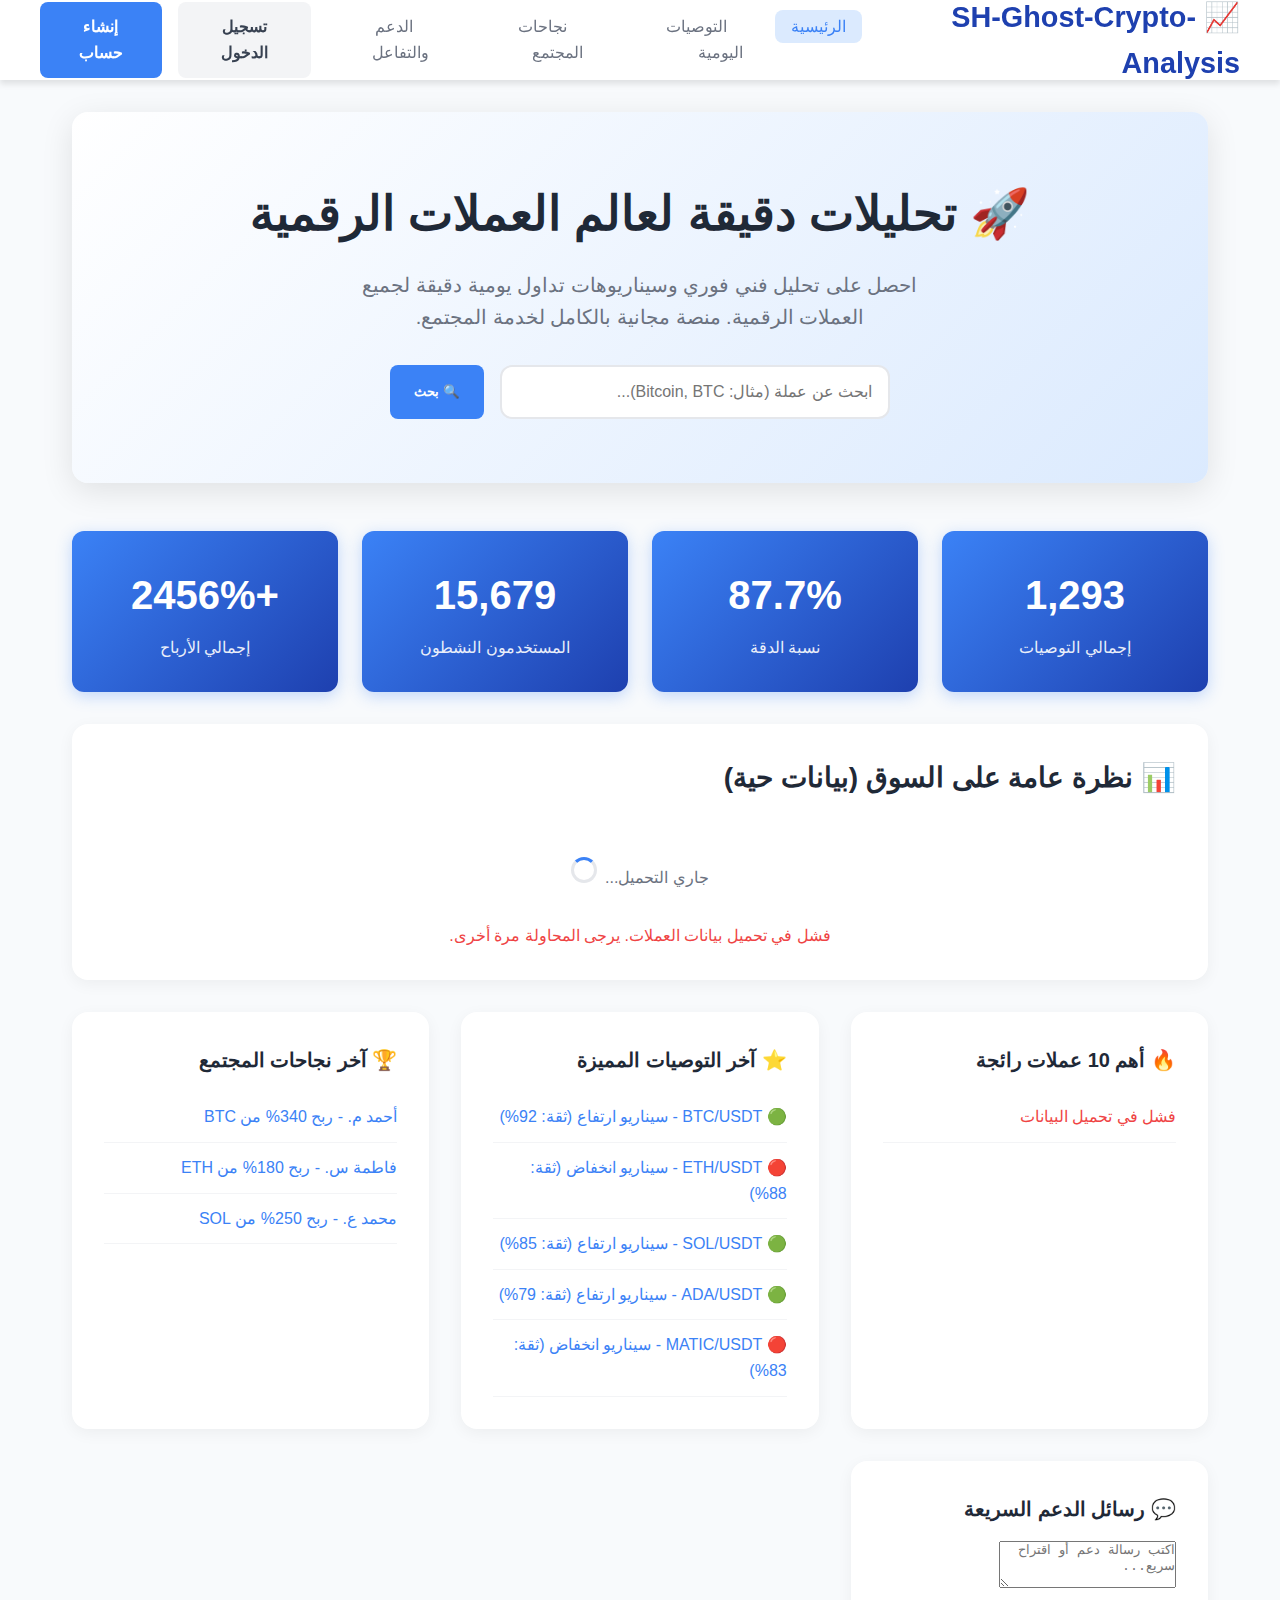
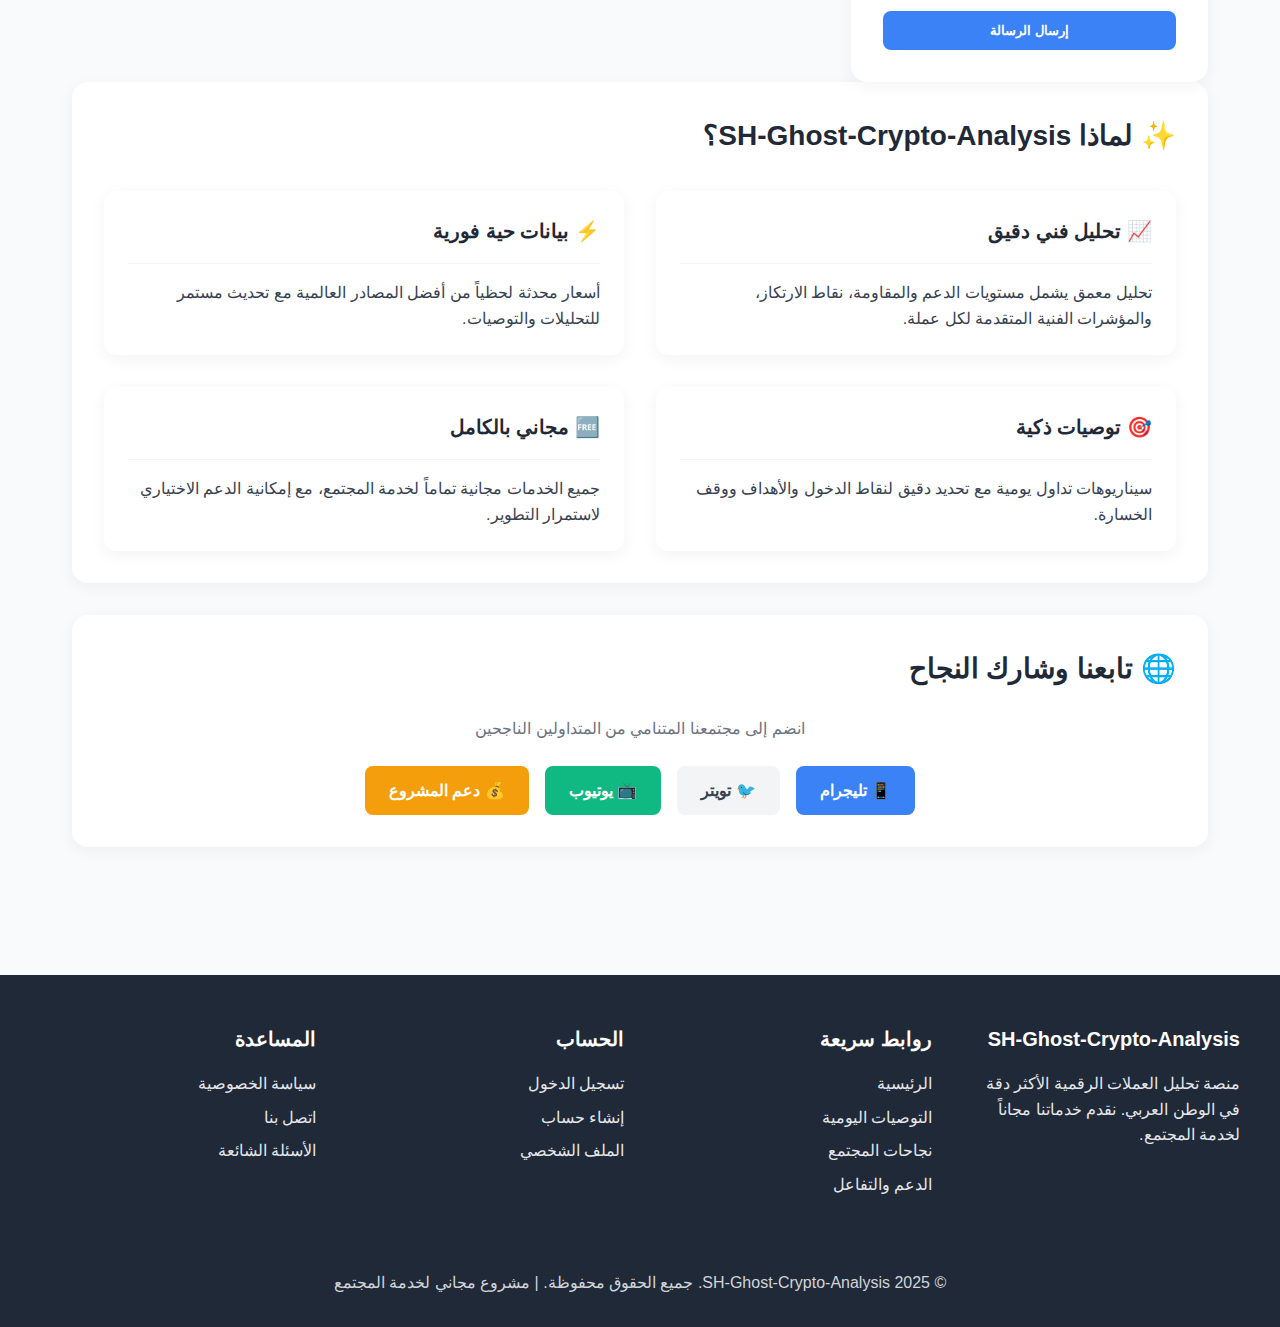
<file: index.html>
<!DOCTYPE html>
<html lang="ar" dir="rtl">
<head>
    <meta charset="UTF-8">
    <meta name="viewport" content="width=device-width, initial-scale=1.0">
    <title>SH-Ghost-Crypto-Analysis - تحليلات دقيقة للعملات الرقمية</title>
    <meta name="description" content="منصة تحليل العملات الرقمية الأكثر دقة - توصيات يومية، تحليل فني معمق، وبيانات حية لجميع العملات">
    <meta name="keywords" content="عملات رقمية, تحليل فني, توصيات تداول, بيتكوين, إيثريوم">
    <link rel="stylesheet" href="style.css">
    <link rel="icon" type="image/x-icon" href="data:image/svg+xml,<svg xmlns='http://www.w3.org/2000/svg' viewBox='0 0 100 100'><text y='.9em' font-size='90'>📈</text></svg>">
</head>
<body>
    <!-- الهيدر وشريط التنقل -->
    <header>
        <nav>
            <div class="logo">
                <a href="index.html">📈 SH-Ghost-Crypto-Analysis</a>
            </div>
            <ul>
                <li><a href="index.html" class="active">الرئيسية</a></li>
                <li><a href="recommendations.html">التوصيات اليومية</a></li>
                <li><a href="community-success.html">نجاحات المجتمع</a></li>
                <li><a href="support.html">الدعم والتفاعل</a></li>
            </ul>
            <div class="auth-buttons">
                <a href="login.html" class="btn btn-secondary">تسجيل الدخول</a>
                <a href="register.html" class="btn btn-primary">إنشاء حساب</a>
            </div>
        </nav>
    </header>

    <main>
        <!-- قسم البطل الرئيسي -->
        <section class="hero">
            <h1>🚀 تحليلات دقيقة لعالم العملات الرقمية</h1>
            <p>احصل على تحليل فني فوري وسيناريوهات تداول يومية دقيقة لجميع العملات الرقمية. منصة مجانية بالكامل لخدمة المجتمع.</p>
            <div class="search-container">
                <input type="text" id="main-search" placeholder="ابحث عن عملة (مثال: Bitcoin, BTC)..." autocomplete="off">
                <button class="btn btn-primary" onclick="searchCoin()">🔍 بحث</button>
            </div>
            <div id="search-suggestions" class="search-suggestions" style="display: none;"></div>
        </section>

        <!-- إحصائيات الموقع -->
        <div class="stats-container">
            <div class="stat-card">
                <div class="stat-number" id="total-recommendations">1,247</div>
                <div class="stat-label">إجمالي التوصيات</div>
            </div>
            <div class="stat-card">
                <div class="stat-number" id="success-rate">87.3%</div>
                <div class="stat-label">نسبة الدقة</div>
            </div>
            <div class="stat-card">
                <div class="stat-number" id="active-users">15,892</div>
                <div class="stat-label">المستخدمون النشطون</div>
            </div>
            <div class="stat-card">
                <div class="stat-number" id="total-profit">+2,847%</div>
                <div class="stat-label">إجمالي الأرباح</div>
            </div>
        </div>

        <!-- نظرة عامة على السوق -->
        <section class="section">
            <h2>📊 نظرة عامة على السوق (بيانات حية)</h2>
            <div class="market-summary" id="market-summary">
                <div class="loading">جاري تحميل بيانات السوق...</div>
            </div>
            <div id="crypto-table-container">
                <div class="loading">جاري تحميل بيانات العملات...</div>
            </div>
        </section>

        <!-- الشبكة الرئيسية للمحتوى -->
        <div class="grid-container">
            <!-- أهم 10 عملات رائجة -->
            <div class="grid-item">
                <h3>🔥 أهم 10 عملات رائجة</h3>
                <ul id="trending-coins">
                    <li class="loading">جاري التحميل...</li>
                </ul>
            </div>

            <!-- آخر 5 توصيات مميزة -->
            <div class="grid-item">
                <h3>⭐ آخر التوصيات المميزة</h3>
                <ul id="latest-recommendations">
                    <li><a href="recommendations.html#btc">🟢 BTC/USDT - سيناريو ارتفاع (ثقة: 92%)</a></li>
                    <li><a href="recommendations.html#eth">🔴 ETH/USDT - سيناريو انخفاض (ثقة: 88%)</a></li>
                    <li><a href="recommendations.html#sol">🟢 SOL/USDT - سيناريو ارتفاع (ثقة: 85%)</a></li>
                    <li><a href="recommendations.html#ada">🟢 ADA/USDT - سيناريو ارتفاع (ثقة: 79%)</a></li>
                    <li><a href="recommendations.html#matic">🔴 MATIC/USDT - سيناريو انخفاض (ثقة: 83%)</a></li>
                </ul>
            </div>

            <!-- آخر 3 نجاحات من المجتمع -->
            <div class="grid-item">
                <h3>🏆 آخر نجاحات المجتمع</h3>
                <ul id="community-success">
                    <li><a href="community-success.html">أحمد م. - ربح 340% من BTC</a></li>
                    <li><a href="community-success.html">فاطمة س. - ربح 180% من ETH</a></li>
                    <li><a href="community-success.html">محمد ع. - ربح 250% من SOL</a></li>
                </ul>
            </div>

            <!-- رسائل الدعم السريعة -->
            <div class="grid-item">
                <h3>💬 رسائل الدعم السريعة</h3>
                <div class="quick-support">
                    <textarea id="quick-message" placeholder="اكتب رسالة دعم أو اقتراح سريع..." rows="3"></textarea>
                    <button class="btn btn-primary" onclick="sendQuickMessage()" style="margin-top: 1rem; width: 100%;">إرسال الرسالة</button>
                </div>
            </div>
        </div>

        <!-- قسم الميزات الرئيسية -->
        <section class="section">
            <h2>✨ لماذا SH-Ghost-Crypto-Analysis؟</h2>
            <div class="grid-container">
                <div class="card">
                    <div class="card-header">
                        <h3 class="card-title">📈 تحليل فني دقيق</h3>
                    </div>
                    <p>تحليل معمق يشمل مستويات الدعم والمقاومة، نقاط الارتكاز، والمؤشرات الفنية المتقدمة لكل عملة.</p>
                </div>
                <div class="card">
                    <div class="card-header">
                        <h3 class="card-title">⚡ بيانات حية فورية</h3>
                    </div>
                    <p>أسعار محدثة لحظياً من أفضل المصادر العالمية مع تحديث مستمر للتحليلات والتوصيات.</p>
                </div>
                <div class="card">
                    <div class="card-header">
                        <h3 class="card-title">🎯 توصيات ذكية</h3>
                    </div>
                    <p>سيناريوهات تداول يومية مع تحديد دقيق لنقاط الدخول والأهداف ووقف الخسارة.</p>
                </div>
                <div class="card">
                    <div class="card-header">
                        <h3 class="card-title">🆓 مجاني بالكامل</h3>
                    </div>
                    <p>جميع الخدمات مجانية تماماً لخدمة المجتمع، مع إمكانية الدعم الاختياري لاستمرار التطوير.</p>
                </div>
            </div>
        </section>

        <!-- قسم التواصل الاجتماعي -->
        <section class="section">
            <h2>🌐 تابعنا وشارك النجاح</h2>
            <div class="social-links" style="text-align: center;">
                <p style="margin-bottom: 1.5rem; color: var(--gray-600);">انضم إلى مجتمعنا المتنامي من المتداولين الناجحين</p>
                <div style="display: flex; justify-content: center; gap: 1rem; flex-wrap: wrap;">
                    <a href="#" class="btn btn-primary">📱 تليجرام</a>
                    <a href="#" class="btn btn-secondary">🐦 تويتر</a>
                    <a href="#" class="btn btn-success">📺 يوتيوب</a>
                    <a href="support.html" class="btn btn-warning">💰 دعم المشروع</a>
                </div>
            </div>
        </section>
    </main>

    <!-- الفوتر -->
    <footer>
        <div class="footer-content">
            <div class="footer-section">
                <h3>SH-Ghost-Crypto-Analysis</h3>
                <p>منصة تحليل العملات الرقمية الأكثر دقة في الوطن العربي. نقدم خدماتنا مجاناً لخدمة المجتمع.</p>
            </div>
            <div class="footer-section">
                <h3>روابط سريعة</h3>
                <ul>
                    <li><a href="index.html">الرئيسية</a></li>
                    <li><a href="recommendations.html">التوصيات اليومية</a></li>
                    <li><a href="community-success.html">نجاحات المجتمع</a></li>
                    <li><a href="support.html">الدعم والتفاعل</a></li>
                </ul>
            </div>
            <div class="footer-section">
                <h3>الحساب</h3>
                <ul>
                    <li><a href="login.html">تسجيل الدخول</a></li>
                    <li><a href="register.html">إنشاء حساب</a></li>
                    <li><a href="profile.html">الملف الشخصي</a></li>
                </ul>
            </div>
            <div class="footer-section">
                <h3>المساعدة</h3>
                <ul>
                    <li><a href="privacy.html">سياسة الخصوصية</a></li>
                    <li><a href="contact.html">اتصل بنا</a></li>
                    <li><a href="support.html">الأسئلة الشائعة</a></li>
                </ul>
            </div>
        </div>
        <div class="footer-bottom">
            <p>&copy; 2025 SH-Ghost-Crypto-Analysis. جميع الحقوق محفوظة. | مشروع مجاني لخدمة المجتمع</p>
        </div>
    </footer>

    <!-- تحميل JavaScript -->
    <script src="app.js"></script>
</body>
</html>
</file>
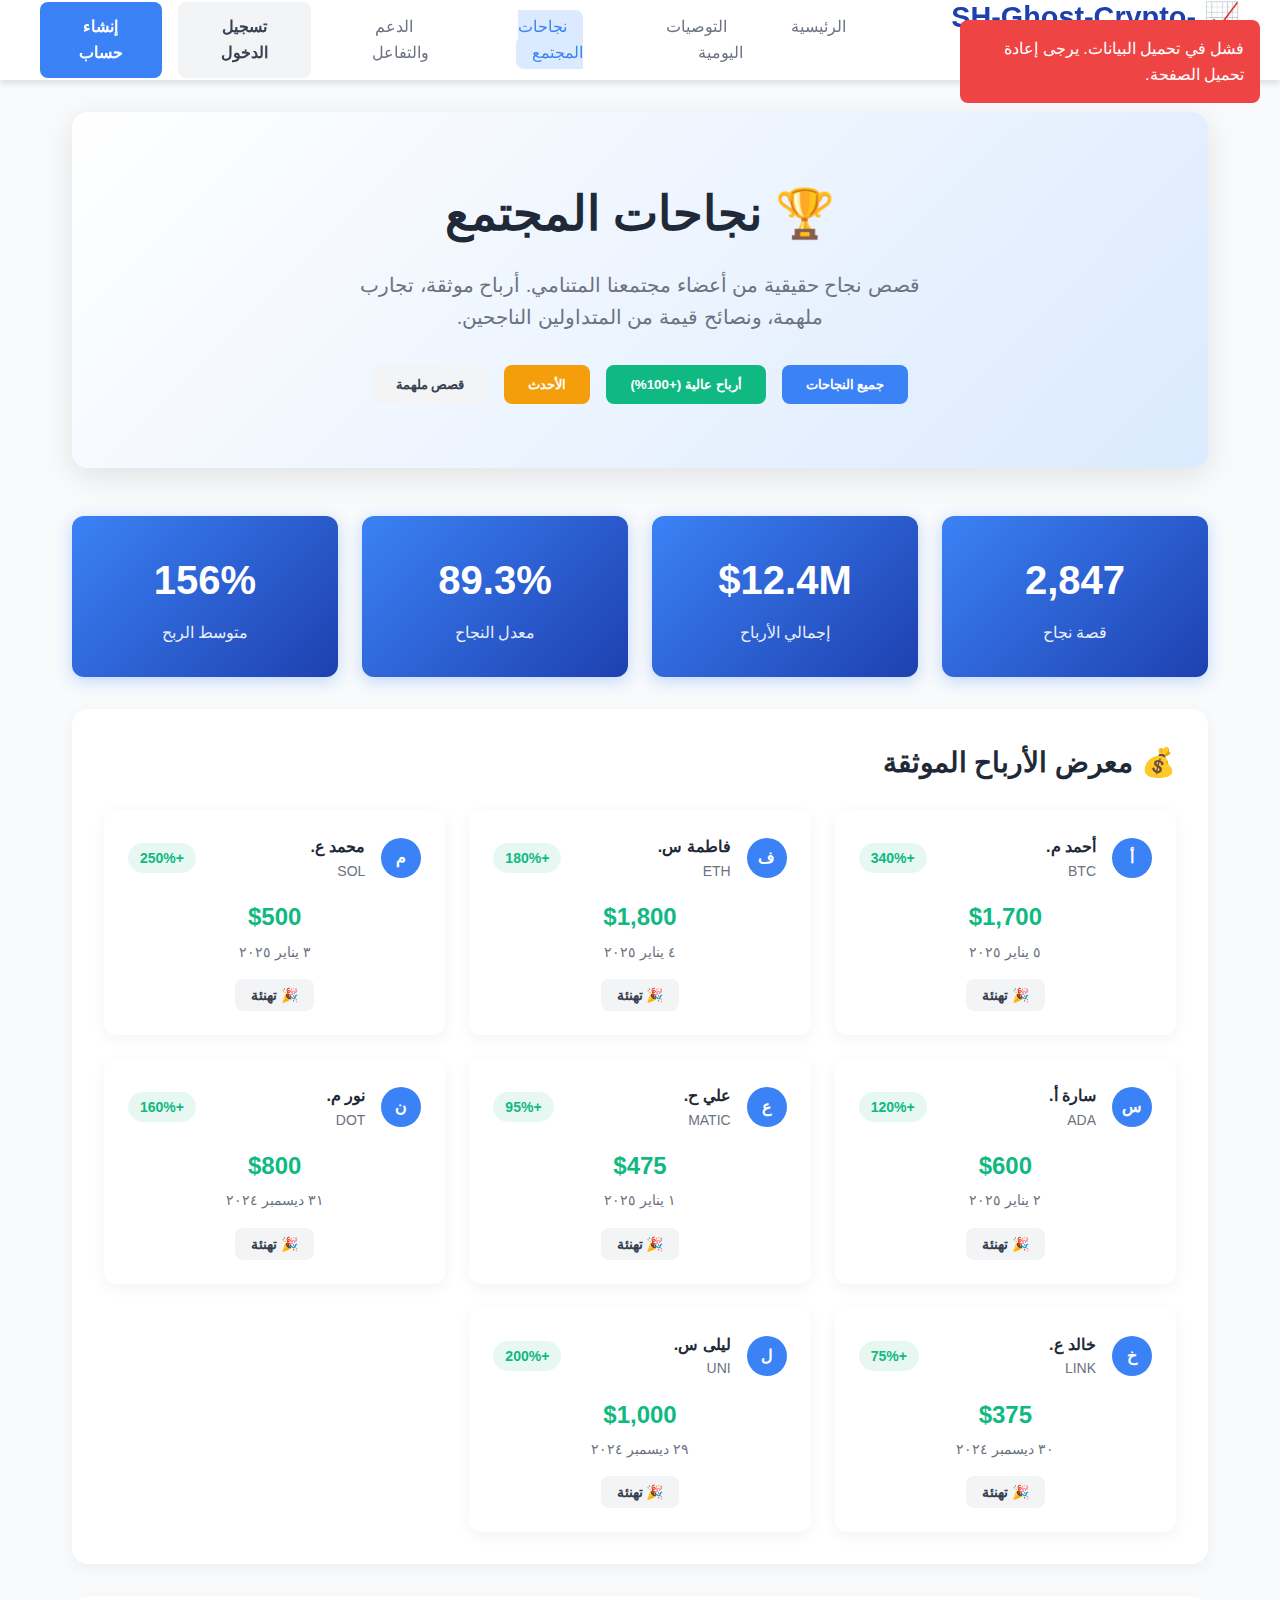
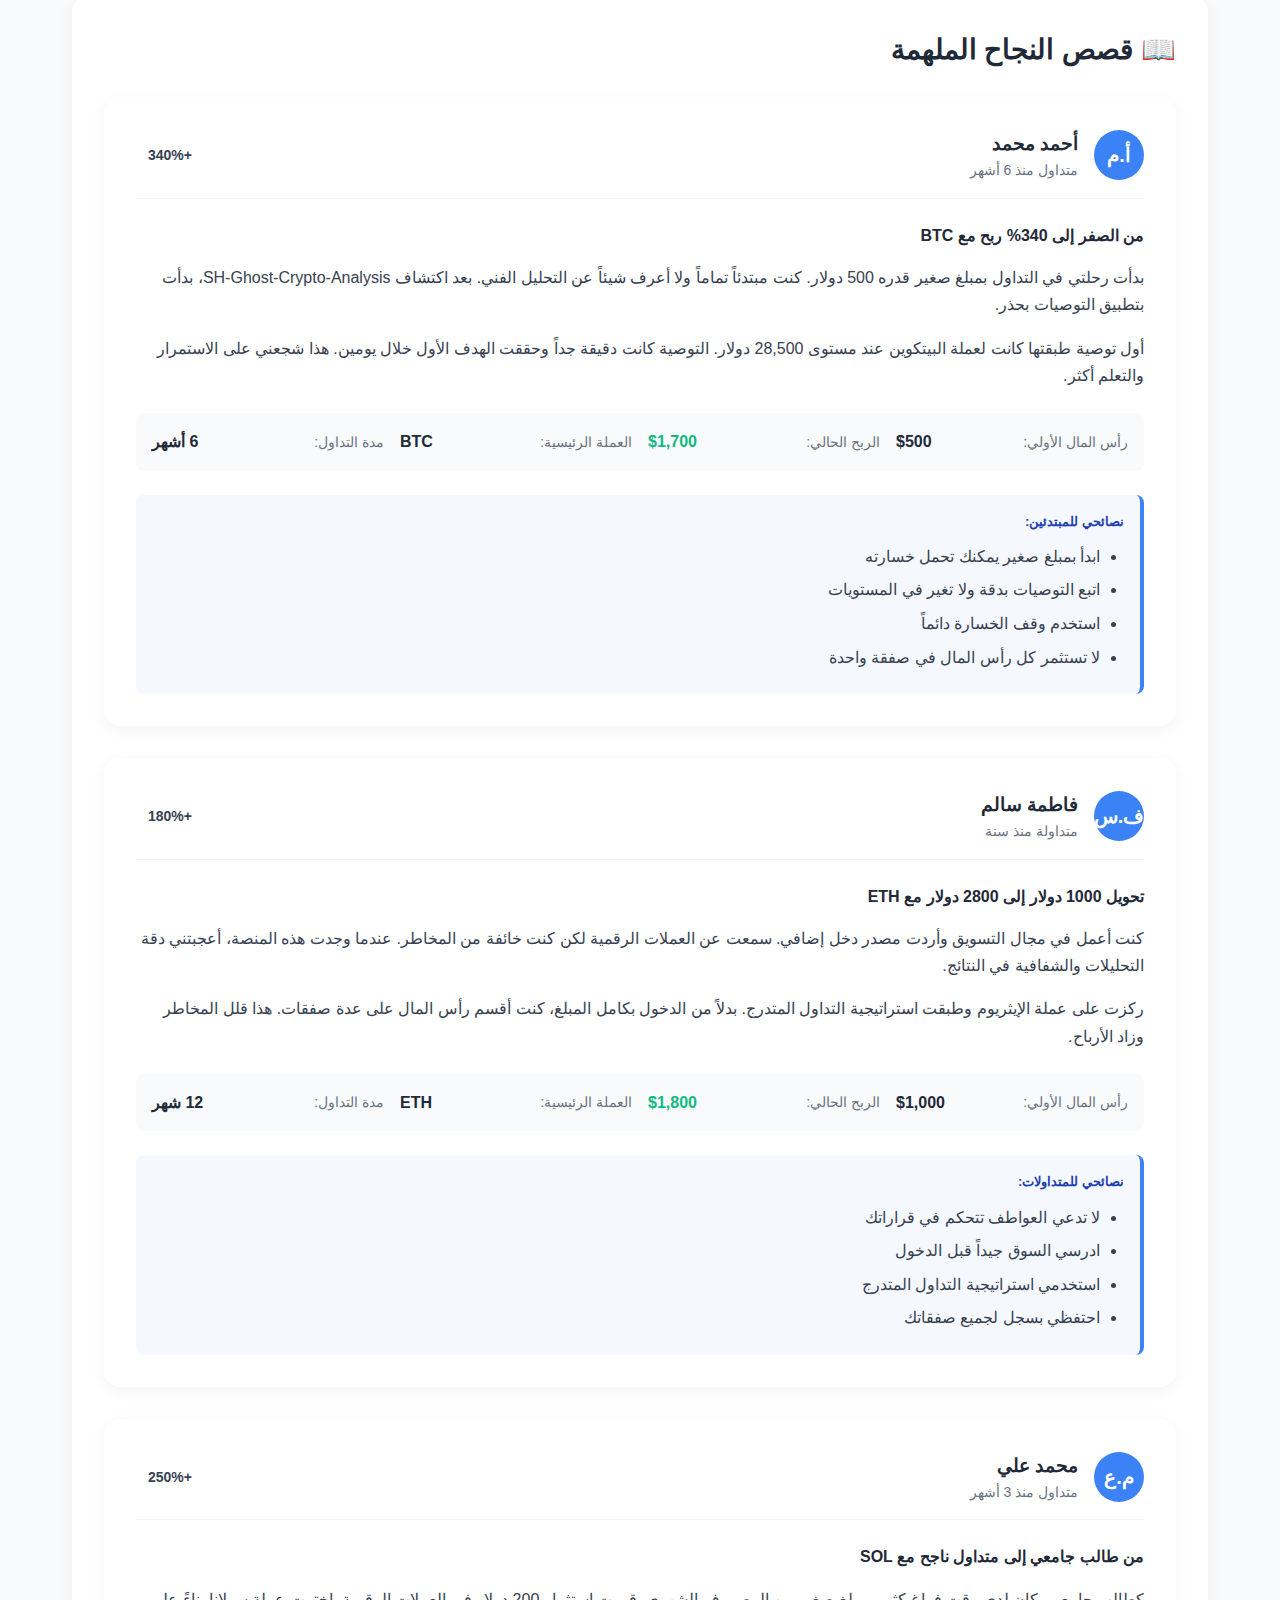
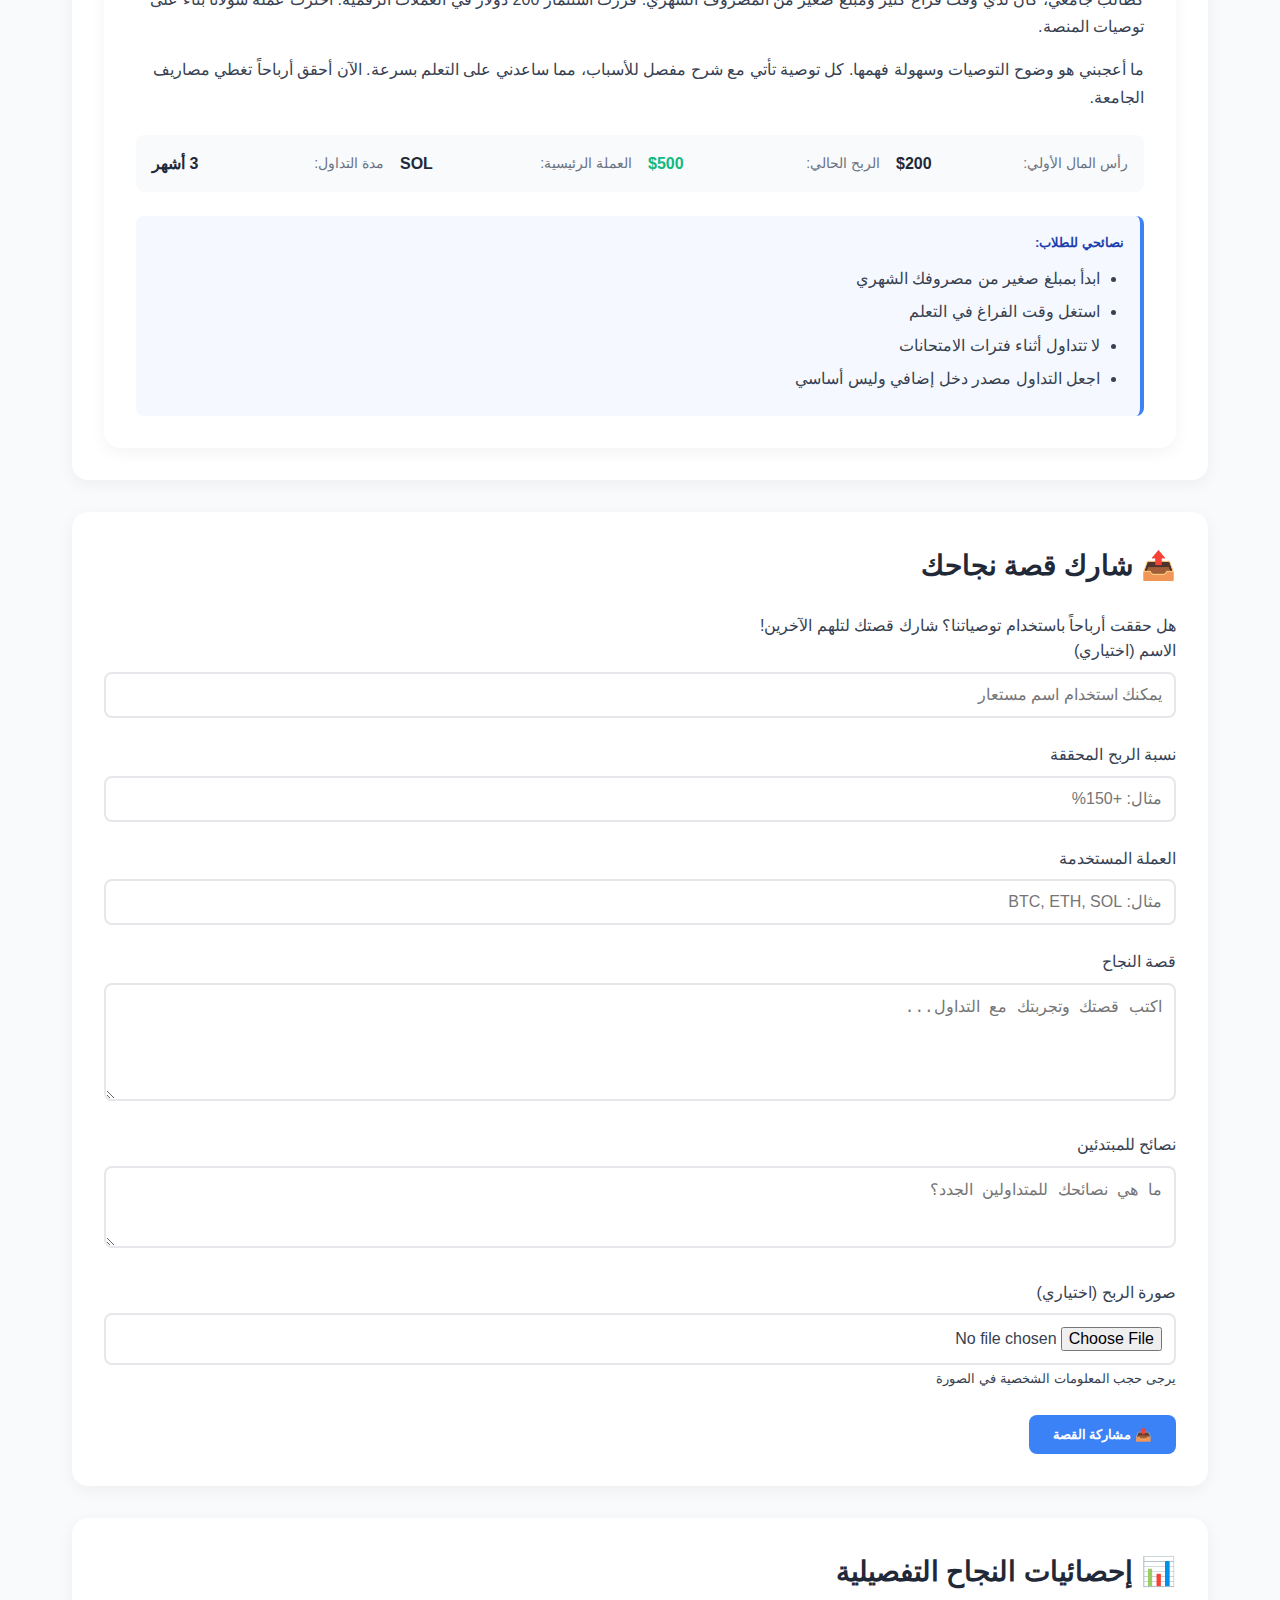
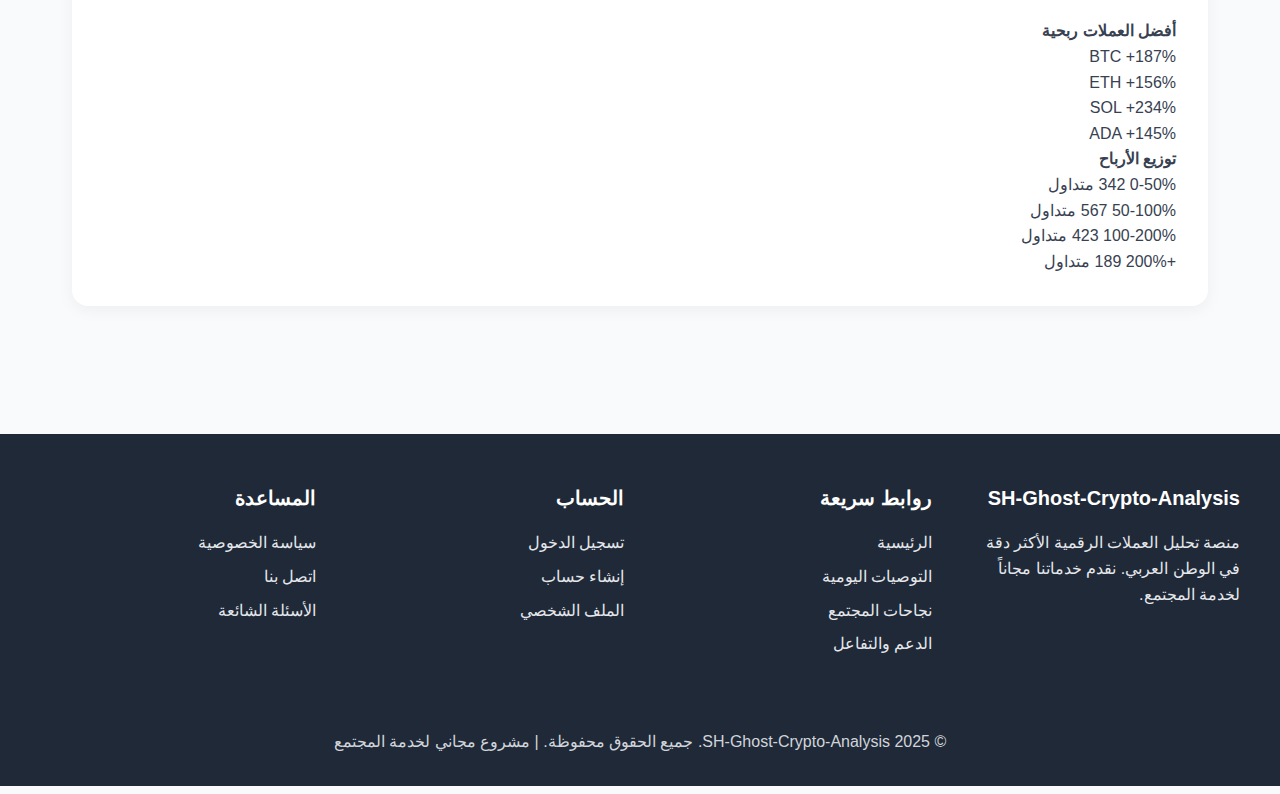
<file: community-success.html>
<!DOCTYPE html>
<html lang="ar" dir="rtl">
<head>
    <meta charset="UTF-8">
    <meta name="viewport" content="width=device-width, initial-scale=1.0">
    <title>نجاحات المجتمع - SH-Ghost-Crypto-Analysis</title>
    <meta name="description" content="قصص نجاح حقيقية من مجتمع المتداولين - أرباح موثقة وتجارب ملهمة في تداول العملات الرقمية">
    <link rel="stylesheet" href="style.css">
    <link rel="icon" type="image/x-icon" href="data:image/svg+xml,<svg xmlns='http://www.w3.org/2000/svg' viewBox='0 0 100 100'><text y='.9em' font-size='90'>📈</text></svg>">
</head>
<body>
    <!-- الهيدر وشريط التنقل -->
    <header>
        <nav>
            <div class="logo">
                <a href="index.html">📈 SH-Ghost-Crypto-Analysis</a>
            </div>
            <ul>
                <li><a href="index.html">الرئيسية</a></li>
                <li><a href="recommendations.html">التوصيات اليومية</a></li>
                <li><a href="community-success.html" class="active">نجاحات المجتمع</a></li>
                <li><a href="support.html">الدعم والتفاعل</a></li>
            </ul>
            <div class="auth-buttons">
                <a href="login.html" class="btn btn-secondary">تسجيل الدخول</a>
                <a href="register.html" class="btn btn-primary">إنشاء حساب</a>
            </div>
        </nav>
    </header>

    <main>
        <!-- قسم العنوان الرئيسي -->
        <section class="hero">
            <h1>🏆 نجاحات المجتمع</h1>
            <p>قصص نجاح حقيقية من أعضاء مجتمعنا المتنامي. أرباح موثقة، تجارب ملهمة، ونصائح قيمة من المتداولين الناجحين.</p>
            <div class="success-filters">
                <button class="btn btn-primary active" onclick="filterSuccess('all')">جميع النجاحات</button>
                <button class="btn btn-success" onclick="filterSuccess('high-profit')">أرباح عالية (+100%)</button>
                <button class="btn btn-warning" onclick="filterSuccess('recent')">الأحدث</button>
                <button class="btn btn-secondary" onclick="filterSuccess('stories')">قصص ملهمة</button>
            </div>
        </section>

        <!-- إحصائيات النجاح -->
        <div class="stats-container">
            <div class="stat-card">
                <div class="stat-number">2,847</div>
                <div class="stat-label">قصة نجاح</div>
            </div>
            <div class="stat-card">
                <div class="stat-number">$12.4M</div>
                <div class="stat-label">إجمالي الأرباح</div>
            </div>
            <div class="stat-card">
                <div class="stat-number">89.3%</div>
                <div class="stat-label">معدل النجاح</div>
            </div>
            <div class="stat-card">
                <div class="stat-number">156%</div>
                <div class="stat-label">متوسط الربح</div>
            </div>
        </div>

        <!-- معرض صور الأرباح -->
        <section class="section">
            <h2>💰 معرض الأرباح الموثقة</h2>
            <div id="profit-gallery" class="profit-gallery">
                <!-- سيتم ملء المعرض عبر JavaScript -->
                <div class="loading">جاري تحميل معرض الأرباح...</div>
            </div>
        </section>

        <!-- قصص النجاح المفصلة -->
        <section class="section">
            <h2>📖 قصص النجاح الملهمة</h2>
            <div id="success-stories" class="success-stories">
                <!-- قصة نجاح 1 -->
                <div class="success-story">
                    <div class="story-header">
                        <div class="user-info">
                            <div class="avatar">أ.م</div>
                            <div class="user-details">
                                <h3>أحمد محمد</h3>
                                <p>متداول منذ 6 أشهر</p>
                            </div>
                        </div>
                        <div class="profit-badge">+340%</div>
                    </div>
                    <div class="story-content">
                        <h4>من الصفر إلى 340% ربح مع BTC</h4>
                        <p>بدأت رحلتي في التداول بمبلغ صغير قدره 500 دولار. كنت مبتدئاً تماماً ولا أعرف شيئاً عن التحليل الفني. بعد اكتشاف SH-Ghost-Crypto-Analysis، بدأت بتطبيق التوصيات بحذر.</p>
                        <p>أول توصية طبقتها كانت لعملة البيتكوين عند مستوى 28,500 دولار. التوصية كانت دقيقة جداً وحققت الهدف الأول خلال يومين. هذا شجعني على الاستمرار والتعلم أكثر.</p>
                        <div class="story-stats">
                            <div class="stat">
                                <span class="label">رأس المال الأولي:</span>
                                <span class="value">$500</span>
                            </div>
                            <div class="stat">
                                <span class="label">الربح الحالي:</span>
                                <span class="value success">$1,700</span>
                            </div>
                            <div class="stat">
                                <span class="label">العملة الرئيسية:</span>
                                <span class="value">BTC</span>
                            </div>
                            <div class="stat">
                                <span class="label">مدة التداول:</span>
                                <span class="value">6 أشهر</span>
                            </div>
                        </div>
                        <div class="story-tips">
                            <h5>نصائحي للمبتدئين:</h5>
                            <ul>
                                <li>ابدأ بمبلغ صغير يمكنك تحمل خسارته</li>
                                <li>اتبع التوصيات بدقة ولا تغير في المستويات</li>
                                <li>استخدم وقف الخسارة دائماً</li>
                                <li>لا تستثمر كل رأس المال في صفقة واحدة</li>
                            </ul>
                        </div>
                    </div>
                </div>

                <!-- قصة نجاح 2 -->
                <div class="success-story">
                    <div class="story-header">
                        <div class="user-info">
                            <div class="avatar">ف.س</div>
                            <div class="user-details">
                                <h3>فاطمة سالم</h3>
                                <p>متداولة منذ سنة</p>
                            </div>
                        </div>
                        <div class="profit-badge">+180%</div>
                    </div>
                    <div class="story-content">
                        <h4>تحويل 1000 دولار إلى 2800 دولار مع ETH</h4>
                        <p>كنت أعمل في مجال التسويق وأردت مصدر دخل إضافي. سمعت عن العملات الرقمية لكن كنت خائفة من المخاطر. عندما وجدت هذه المنصة، أعجبتني دقة التحليلات والشفافية في النتائج.</p>
                        <p>ركزت على عملة الإيثريوم وطبقت استراتيجية التداول المتدرج. بدلاً من الدخول بكامل المبلغ، كنت أقسم رأس المال على عدة صفقات. هذا قلل المخاطر وزاد الأرباح.</p>
                        <div class="story-stats">
                            <div class="stat">
                                <span class="label">رأس المال الأولي:</span>
                                <span class="value">$1,000</span>
                            </div>
                            <div class="stat">
                                <span class="label">الربح الحالي:</span>
                                <span class="value success">$1,800</span>
                            </div>
                            <div class="stat">
                                <span class="label">العملة الرئيسية:</span>
                                <span class="value">ETH</span>
                            </div>
                            <div class="stat">
                                <span class="label">مدة التداول:</span>
                                <span class="value">12 شهر</span>
                            </div>
                        </div>
                        <div class="story-tips">
                            <h5>نصائحي للمتداولات:</h5>
                            <ul>
                                <li>لا تدعي العواطف تتحكم في قراراتك</li>
                                <li>ادرسي السوق جيداً قبل الدخول</li>
                                <li>استخدمي استراتيجية التداول المتدرج</li>
                                <li>احتفظي بسجل لجميع صفقاتك</li>
                            </ul>
                        </div>
                    </div>
                </div>

                <!-- قصة نجاح 3 -->
                <div class="success-story">
                    <div class="story-header">
                        <div class="user-info">
                            <div class="avatar">م.ع</div>
                            <div class="user-details">
                                <h3>محمد علي</h3>
                                <p>متداول منذ 3 أشهر</p>
                            </div>
                        </div>
                        <div class="profit-badge">+250%</div>
                    </div>
                    <div class="story-content">
                        <h4>من طالب جامعي إلى متداول ناجح مع SOL</h4>
                        <p>كطالب جامعي، كان لدي وقت فراغ كثير ومبلغ صغير من المصروف الشهري. قررت استثمار 200 دولار في العملات الرقمية. اخترت عملة سولانا بناءً على توصيات المنصة.</p>
                        <p>ما أعجبني هو وضوح التوصيات وسهولة فهمها. كل توصية تأتي مع شرح مفصل للأسباب، مما ساعدني على التعلم بسرعة. الآن أحقق أرباحاً تغطي مصاريف الجامعة.</p>
                        <div class="story-stats">
                            <div class="stat">
                                <span class="label">رأس المال الأولي:</span>
                                <span class="value">$200</span>
                            </div>
                            <div class="stat">
                                <span class="label">الربح الحالي:</span>
                                <span class="value success">$500</span>
                            </div>
                            <div class="stat">
                                <span class="label">العملة الرئيسية:</span>
                                <span class="value">SOL</span>
                            </div>
                            <div class="stat">
                                <span class="label">مدة التداول:</span>
                                <span class="value">3 أشهر</span>
                            </div>
                        </div>
                        <div class="story-tips">
                            <h5>نصائحي للطلاب:</h5>
                            <ul>
                                <li>ابدأ بمبلغ صغير من مصروفك الشهري</li>
                                <li>استغل وقت الفراغ في التعلم</li>
                                <li>لا تتداول أثناء فترات الامتحانات</li>
                                <li>اجعل التداول مصدر دخل إضافي وليس أساسي</li>
                            </ul>
                        </div>
                    </div>
                </div>
            </div>
        </section>

        <!-- قسم مشاركة النجاح -->
        <section class="section">
            <h2>📤 شارك قصة نجاحك</h2>
            <div class="share-success-form">
                <p>هل حققت أرباحاً باستخدام توصياتنا؟ شارك قصتك لتلهم الآخرين!</p>
                <form id="success-form">
                    <div class="form-group">
                        <label for="user-name">الاسم (اختياري)</label>
                        <input type="text" id="user-name" placeholder="يمكنك استخدام اسم مستعار">
                    </div>
                    <div class="form-group">
                        <label for="profit-amount">نسبة الربح المحققة</label>
                        <input type="text" id="profit-amount" placeholder="مثال: +150%" required>
                    </div>
                    <div class="form-group">
                        <label for="coin-used">العملة المستخدمة</label>
                        <input type="text" id="coin-used" placeholder="مثال: BTC, ETH, SOL" required>
                    </div>
                    <div class="form-group">
                        <label for="success-story">قصة النجاح</label>
                        <textarea id="success-story" rows="5" placeholder="اكتب قصتك وتجربتك مع التداول..." required></textarea>
                    </div>
                    <div class="form-group">
                        <label for="success-tips">نصائح للمبتدئين</label>
                        <textarea id="success-tips" rows="3" placeholder="ما هي نصائحك للمتداولين الجدد؟"></textarea>
                    </div>
                    <div class="form-group">
                        <label for="profit-screenshot">صورة الربح (اختياري)</label>
                        <input type="file" id="profit-screenshot" accept="image/*">
                        <small>يرجى حجب المعلومات الشخصية في الصورة</small>
                    </div>
                    <button type="submit" class="btn btn-primary">📤 مشاركة القصة</button>
                </form>
            </div>
        </section>

        <!-- إحصائيات تفصيلية -->
        <section class="section">
            <h2>📊 إحصائيات النجاح التفصيلية</h2>
            <div class="detailed-stats">
                <div class="stats-grid">
                    <div class="stat-item">
                        <h4>أفضل العملات ربحية</h4>
                        <div class="top-coins">
                            <div class="coin-stat">
                                <span class="coin">BTC</span>
                                <span class="profit">+187%</span>
                            </div>
                            <div class="coin-stat">
                                <span class="coin">ETH</span>
                                <span class="profit">+156%</span>
                            </div>
                            <div class="coin-stat">
                                <span class="coin">SOL</span>
                                <span class="profit">+234%</span>
                            </div>
                            <div class="coin-stat">
                                <span class="coin">ADA</span>
                                <span class="profit">+145%</span>
                            </div>
                        </div>
                    </div>
                    <div class="stat-item">
                        <h4>توزيع الأرباح</h4>
                        <div class="profit-distribution">
                            <div class="profit-range">
                                <span class="range">0-50%</span>
                                <span class="count">342 متداول</span>
                            </div>
                            <div class="profit-range">
                                <span class="range">50-100%</span>
                                <span class="count">567 متداول</span>
                            </div>
                            <div class="profit-range">
                                <span class="range">100-200%</span>
                                <span class="count">423 متداول</span>
                            </div>
                            <div class="profit-range">
                                <span class="range">+200%</span>
                                <span class="count">189 متداول</span>
                            </div>
                        </div>
                    </div>
                </div>
            </div>
        </section>
    </main>

    <!-- الفوتر -->
    <footer>
        <div class="footer-content">
            <div class="footer-section">
                <h3>SH-Ghost-Crypto-Analysis</h3>
                <p>منصة تحليل العملات الرقمية الأكثر دقة في الوطن العربي. نقدم خدماتنا مجاناً لخدمة المجتمع.</p>
            </div>
            <div class="footer-section">
                <h3>روابط سريعة</h3>
                <ul>
                    <li><a href="index.html">الرئيسية</a></li>
                    <li><a href="recommendations.html">التوصيات اليومية</a></li>
                    <li><a href="community-success.html">نجاحات المجتمع</a></li>
                    <li><a href="support.html">الدعم والتفاعل</a></li>
                </ul>
            </div>
            <div class="footer-section">
                <h3>الحساب</h3>
                <ul>
                    <li><a href="login.html">تسجيل الدخول</a></li>
                    <li><a href="register.html">إنشاء حساب</a></li>
                    <li><a href="profile.html">الملف الشخصي</a></li>
                </ul>
            </div>
            <div class="footer-section">
                <h3>المساعدة</h3>
                <ul>
                    <li><a href="privacy.html">سياسة الخصوصية</a></li>
                    <li><a href="contact.html">اتصل بنا</a></li>
                    <li><a href="support.html">الأسئلة الشائعة</a></li>
                </ul>
            </div>
        </div>
        <div class="footer-bottom">
            <p>&copy; 2025 SH-Ghost-Crypto-Analysis. جميع الحقوق محفوظة. | مشروع مجاني لخدمة المجتمع</p>
        </div>
    </footer>

    <!-- تحميل JavaScript -->
    <script src="app.js"></script>
    <script src="community.js"></script>
</body>
</html>
</file>
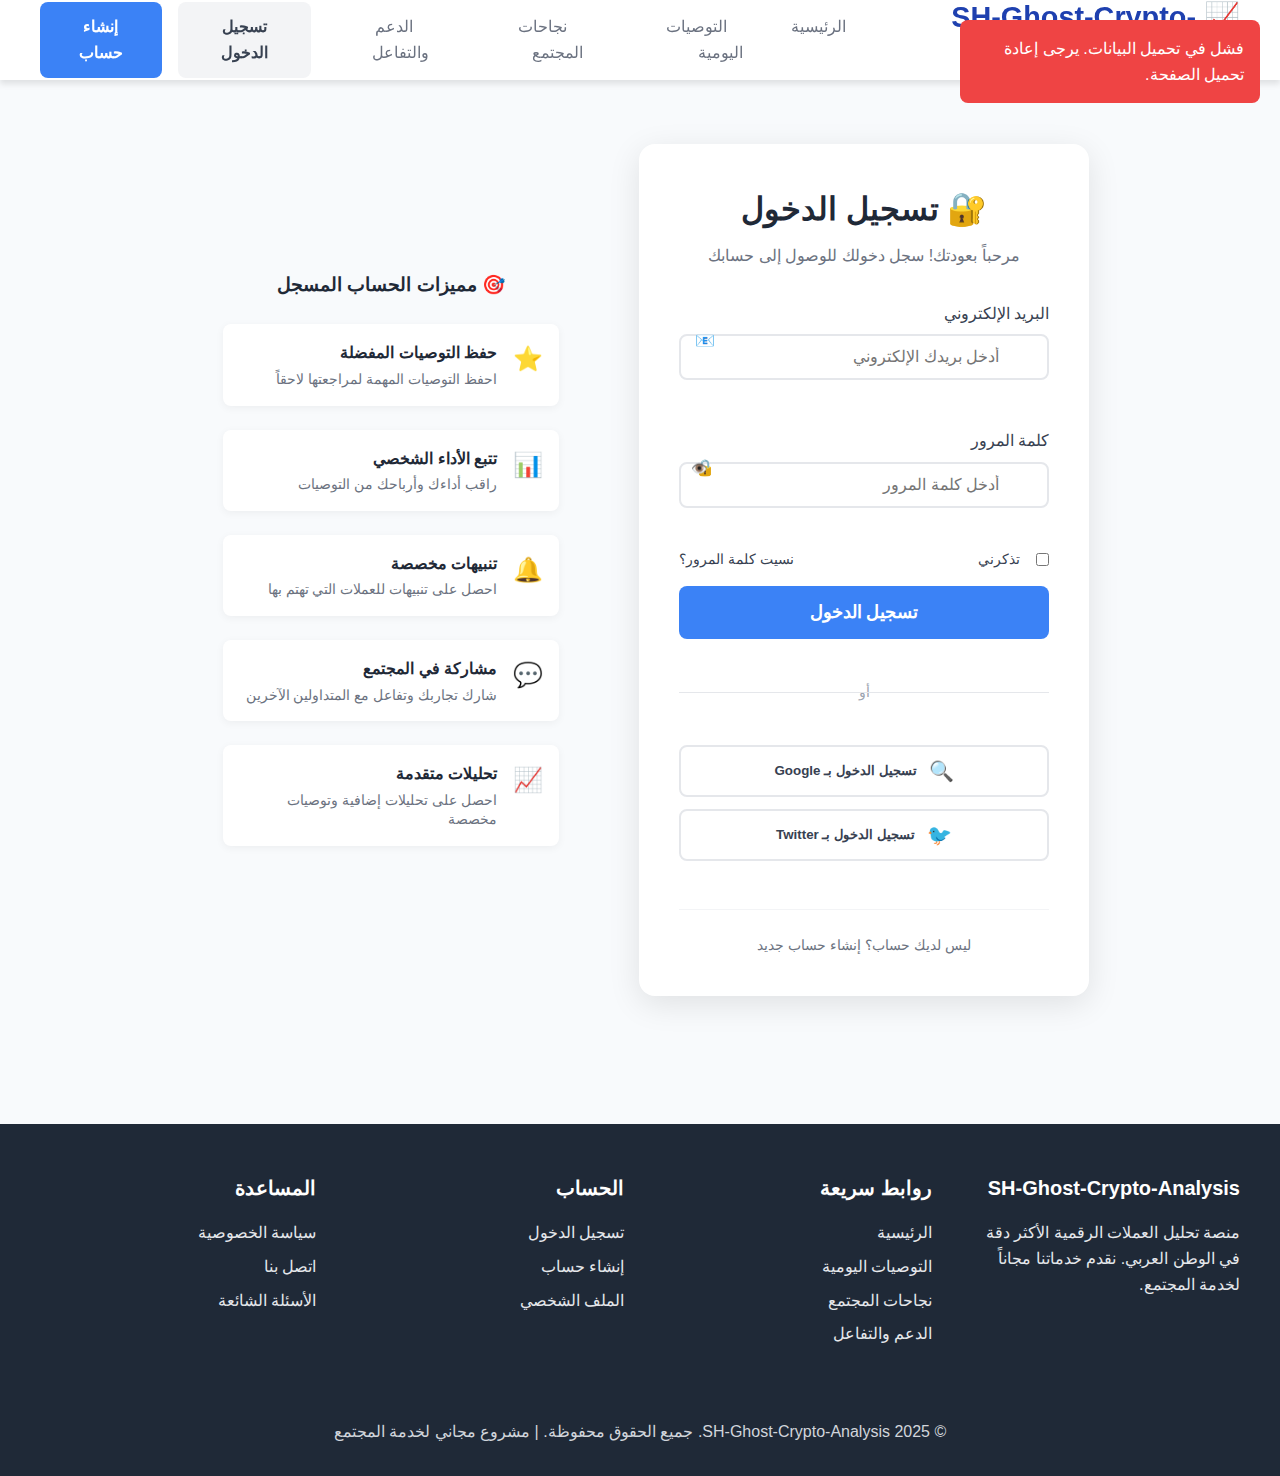
<file: login.html>
<!DOCTYPE html>
<html lang="ar" dir="rtl">
<head>
    <meta charset="UTF-8">
    <meta name="viewport" content="width=device-width, initial-scale=1.0">
    <title>تسجيل الدخول - SH-Ghost-Crypto-Analysis</title>
    <meta name="description" content="سجل دخولك إلى SH-Ghost-Crypto-Analysis للوصول إلى ميزات إضافية وحفظ توصياتك المفضلة">
    <link rel="stylesheet" href="style.css">
    <link rel="icon" type="image/x-icon" href="data:image/svg+xml,<svg xmlns='http://www.w3.org/2000/svg' viewBox='0 0 100 100'><text y='.9em' font-size='90'>📈</text></svg>">
</head>
<body>
    <!-- الهيدر وشريط التنقل -->
    <header>
        <nav>
            <div class="logo">
                <a href="index.html">📈 SH-Ghost-Crypto-Analysis</a>
            </div>
            <ul>
                <li><a href="index.html">الرئيسية</a></li>
                <li><a href="recommendations.html">التوصيات اليومية</a></li>
                <li><a href="community-success.html">نجاحات المجتمع</a></li>
                <li><a href="support.html">الدعم والتفاعل</a></li>
            </ul>
            <div class="auth-buttons">
                <a href="login.html" class="btn btn-secondary active">تسجيل الدخول</a>
                <a href="register.html" class="btn btn-primary">إنشاء حساب</a>
            </div>
        </nav>
    </header>

    <main>
        <div class="auth-container">
            <div class="auth-card">
                <div class="auth-header">
                    <h1>🔐 تسجيل الدخول</h1>
                    <p>مرحباً بعودتك! سجل دخولك للوصول إلى حسابك</p>
                </div>

                <form id="login-form" class="auth-form">
                    <div class="form-group">
                        <label for="email">البريد الإلكتروني</label>
                        <input type="email" id="email" name="email" required placeholder="أدخل بريدك الإلكتروني">
                        <div class="input-icon">📧</div>
                    </div>

                    <div class="form-group">
                        <label for="password">كلمة المرور</label>
                        <input type="password" id="password" name="password" required placeholder="أدخل كلمة المرور">
                        <div class="input-icon">🔒</div>
                        <button type="button" class="password-toggle" onclick="togglePassword('password')">👁️</button>
                    </div>

                    <div class="form-options">
                        <label class="checkbox-container">
                            <input type="checkbox" id="remember-me">
                            <span class="checkmark"></span>
                            تذكرني
                        </label>
                        <a href="forgot-password.html" class="forgot-link">نسيت كلمة المرور؟</a>
                    </div>

                    <button type="submit" class="btn btn-primary auth-btn">
                        <span class="btn-text">تسجيل الدخول</span>
                        <span class="btn-loading" style="display: none;">جاري التحقق...</span>
                    </button>

                    <div class="auth-divider">
                        <span>أو</span>
                    </div>

                    <div class="social-login">
                        <button type="button" class="btn btn-secondary social-btn" onclick="loginWithGoogle()">
                            <span class="social-icon">🔍</span>
                            تسجيل الدخول بـ Google
                        </button>
                        <button type="button" class="btn btn-secondary social-btn" onclick="loginWithTwitter()">
                            <span class="social-icon">🐦</span>
                            تسجيل الدخول بـ Twitter
                        </button>
                    </div>

                    <div class="auth-footer">
                        <p>ليس لديك حساب؟ <a href="register.html">إنشاء حساب جديد</a></p>
                    </div>
                </form>
            </div>

            <!-- معلومات إضافية -->
            <div class="auth-info">
                <h3>🎯 مميزات الحساب المسجل</h3>
                <ul class="features-list">
                    <li>
                        <span class="feature-icon">⭐</span>
                        <div class="feature-content">
                            <h4>حفظ التوصيات المفضلة</h4>
                            <p>احفظ التوصيات المهمة لمراجعتها لاحقاً</p>
                        </div>
                    </li>
                    <li>
                        <span class="feature-icon">📊</span>
                        <div class="feature-content">
                            <h4>تتبع الأداء الشخصي</h4>
                            <p>راقب أداءك وأرباحك من التوصيات</p>
                        </div>
                    </li>
                    <li>
                        <span class="feature-icon">🔔</span>
                        <div class="feature-content">
                            <h4>تنبيهات مخصصة</h4>
                            <p>احصل على تنبيهات للعملات التي تهتم بها</p>
                        </div>
                    </li>
                    <li>
                        <span class="feature-icon">💬</span>
                        <div class="feature-content">
                            <h4>مشاركة في المجتمع</h4>
                            <p>شارك تجاربك وتفاعل مع المتداولين الآخرين</p>
                        </div>
                    </li>
                    <li>
                        <span class="feature-icon">📈</span>
                        <div class="feature-content">
                            <h4>تحليلات متقدمة</h4>
                            <p>احصل على تحليلات إضافية وتوصيات مخصصة</p>
                        </div>
                    </li>
                </ul>
            </div>
        </div>
    </main>

    <!-- الفوتر -->
    <footer>
        <div class="footer-content">
            <div class="footer-section">
                <h3>SH-Ghost-Crypto-Analysis</h3>
                <p>منصة تحليل العملات الرقمية الأكثر دقة في الوطن العربي. نقدم خدماتنا مجاناً لخدمة المجتمع.</p>
            </div>
            <div class="footer-section">
                <h3>روابط سريعة</h3>
                <ul>
                    <li><a href="index.html">الرئيسية</a></li>
                    <li><a href="recommendations.html">التوصيات اليومية</a></li>
                    <li><a href="community-success.html">نجاحات المجتمع</a></li>
                    <li><a href="support.html">الدعم والتفاعل</a></li>
                </ul>
            </div>
            <div class="footer-section">
                <h3>الحساب</h3>
                <ul>
                    <li><a href="login.html">تسجيل الدخول</a></li>
                    <li><a href="register.html">إنشاء حساب</a></li>
                    <li><a href="profile.html">الملف الشخصي</a></li>
                </ul>
            </div>
            <div class="footer-section">
                <h3>المساعدة</h3>
                <ul>
                    <li><a href="privacy.html">سياسة الخصوصية</a></li>
                    <li><a href="contact.html">اتصل بنا</a></li>
                    <li><a href="support.html">الأسئلة الشائعة</a></li>
                </ul>
            </div>
        </div>
        <div class="footer-bottom">
            <p>&copy; 2025 SH-Ghost-Crypto-Analysis. جميع الحقوق محفوظة. | مشروع مجاني لخدمة المجتمع</p>
        </div>
    </footer>

    <!-- تحميل JavaScript -->
    <script src="app.js"></script>
    <script src="auth.js"></script>
</body>
</html>
</file>
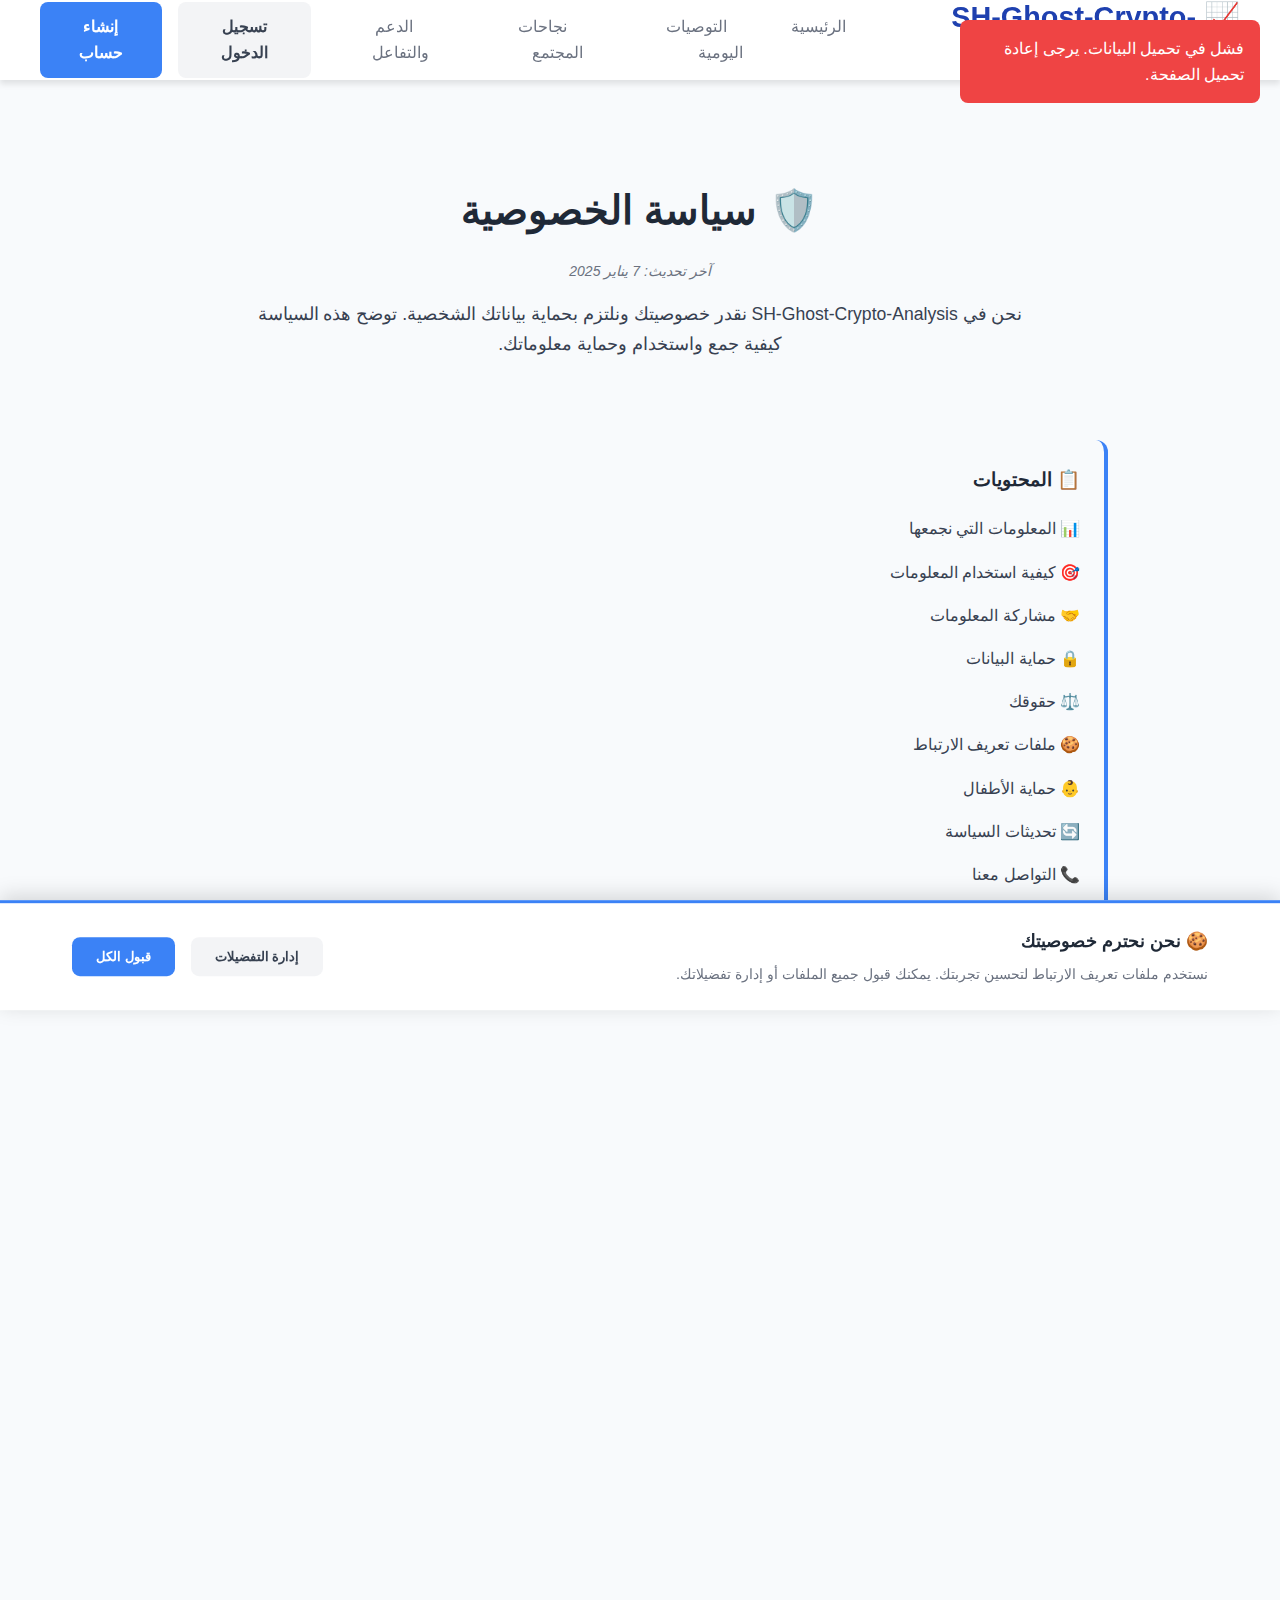
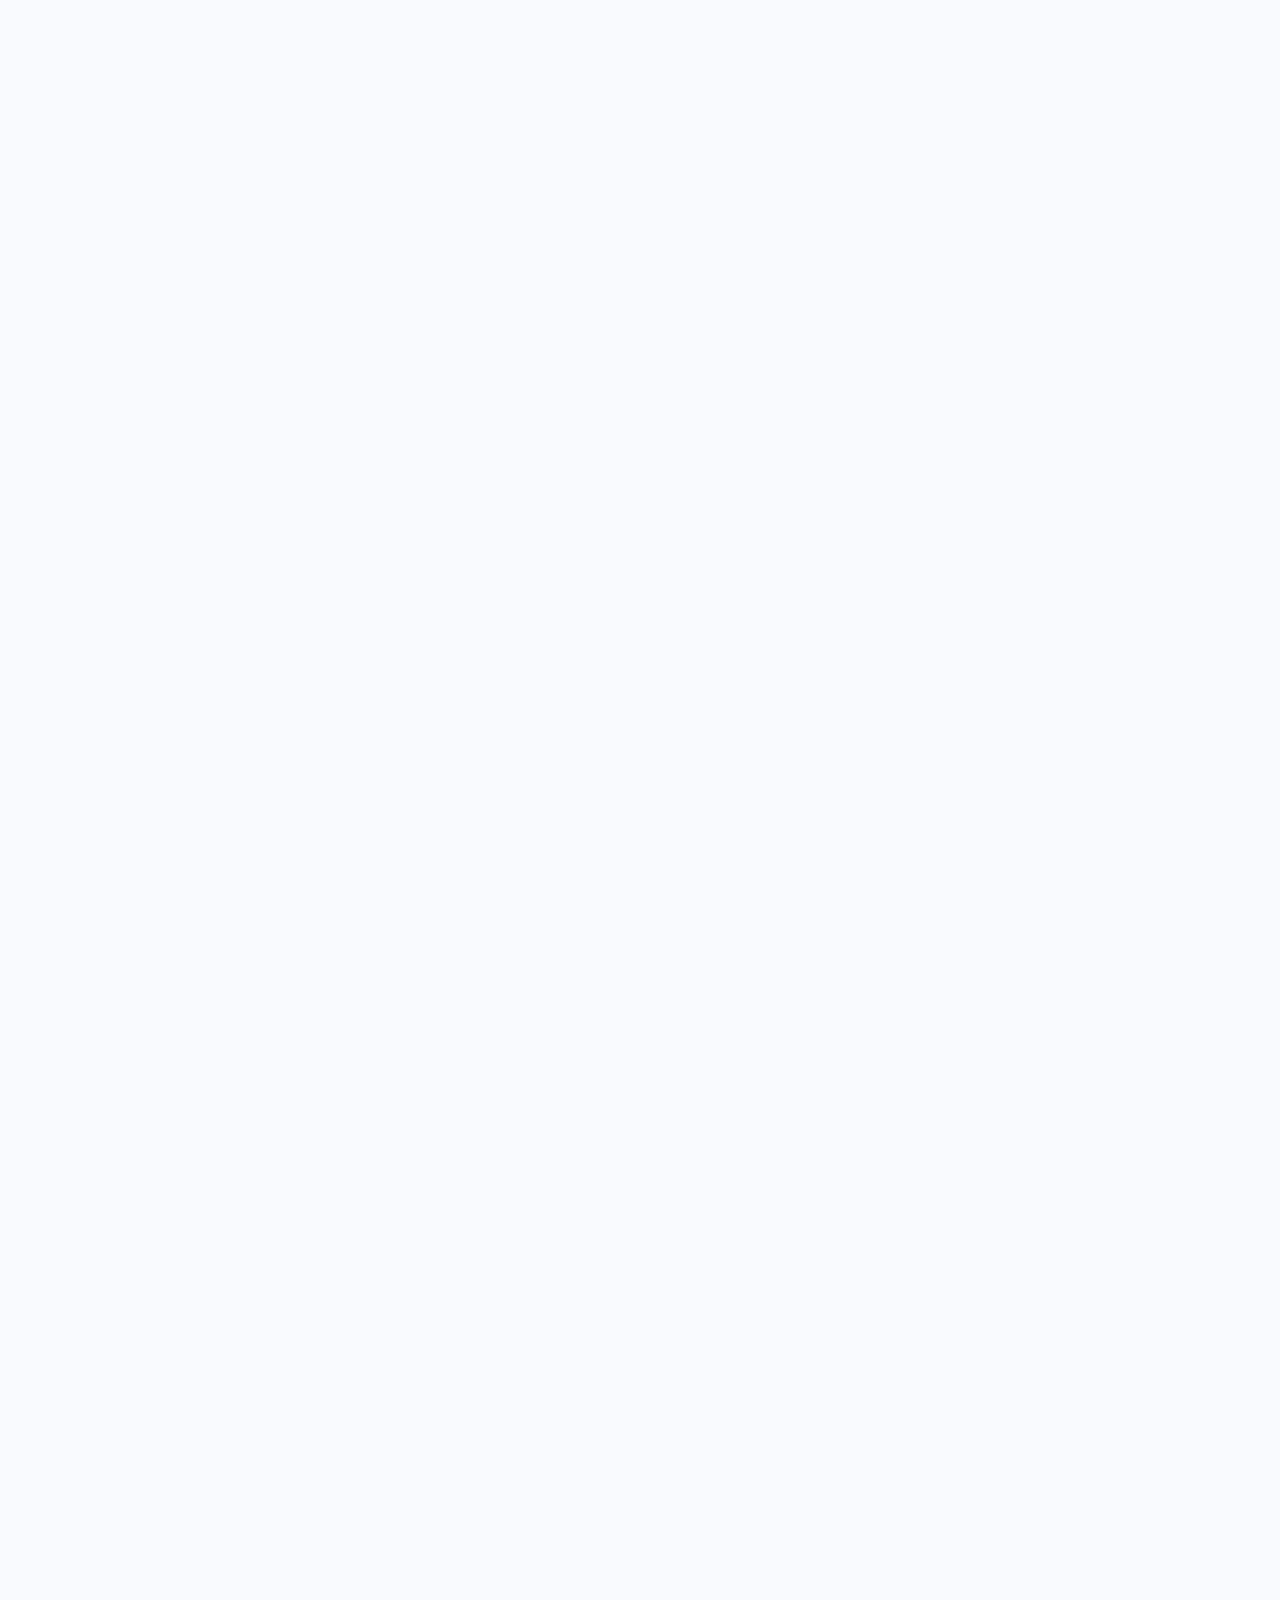
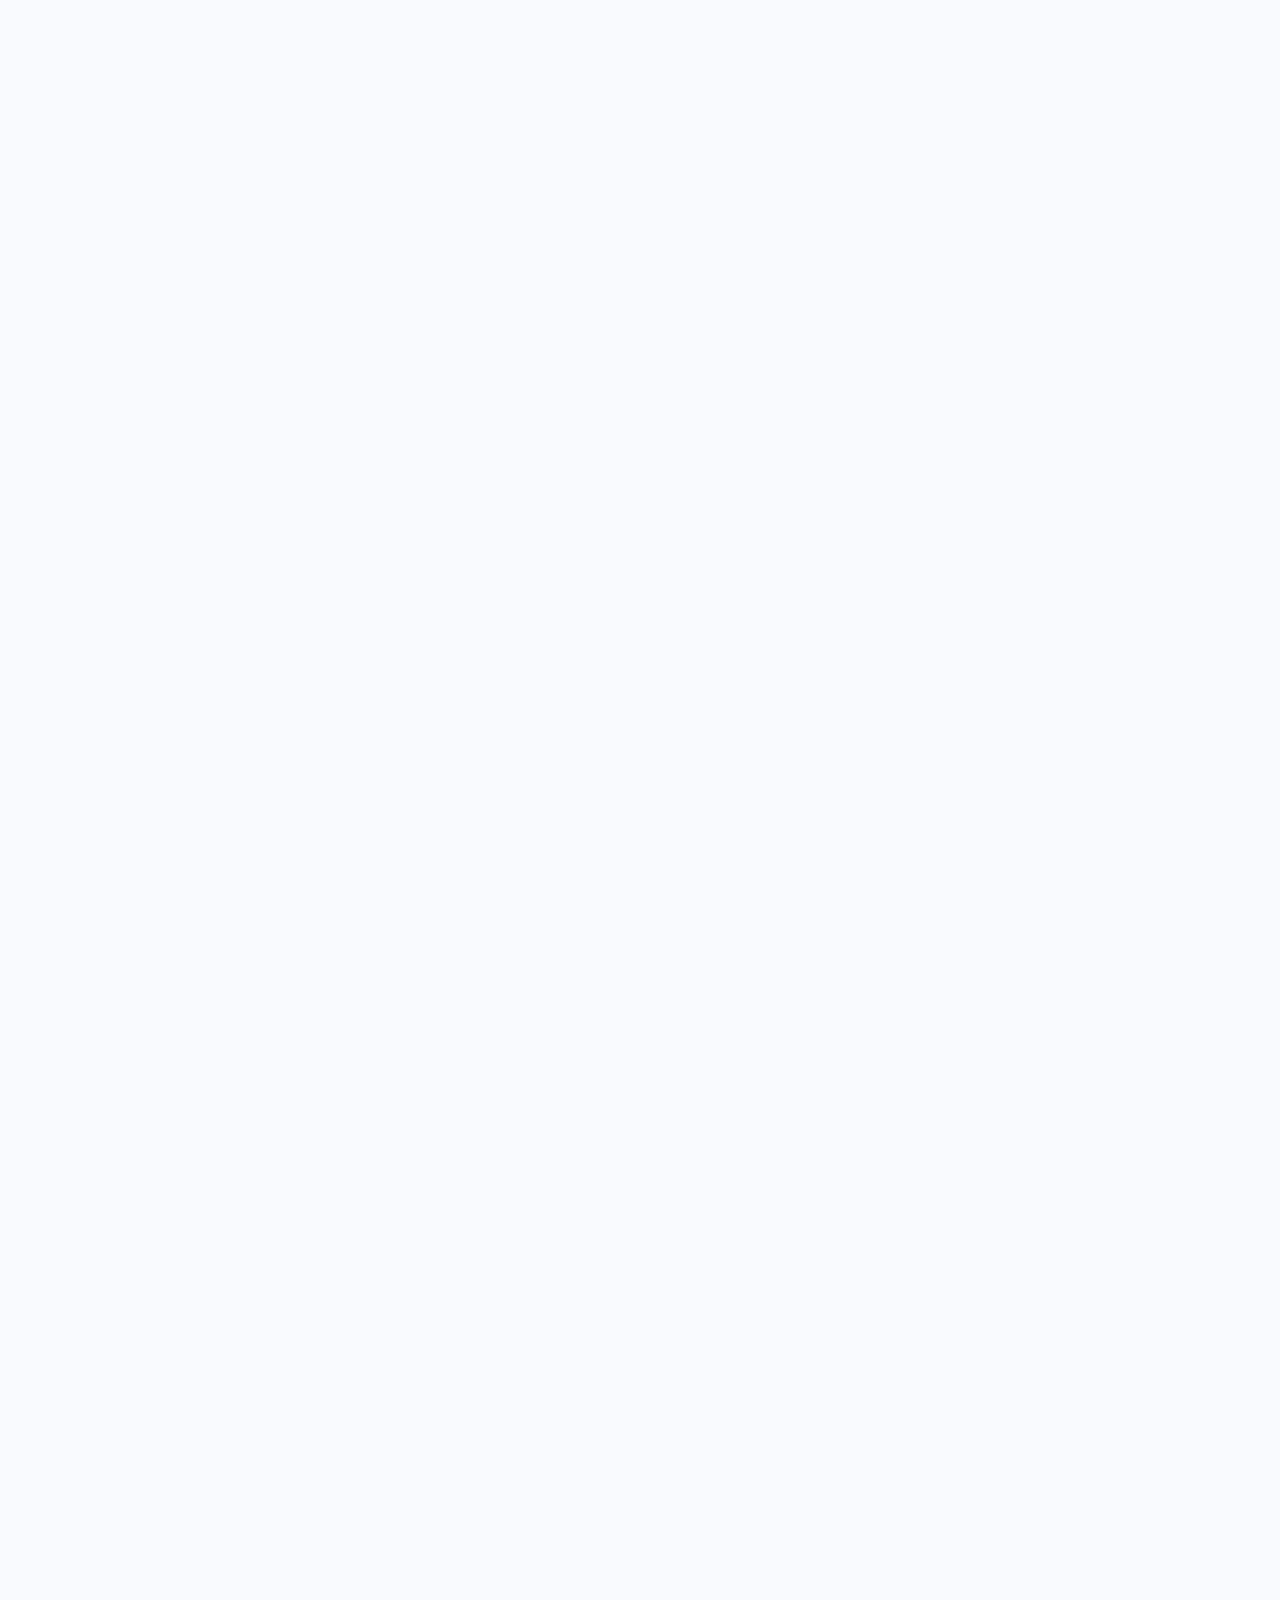
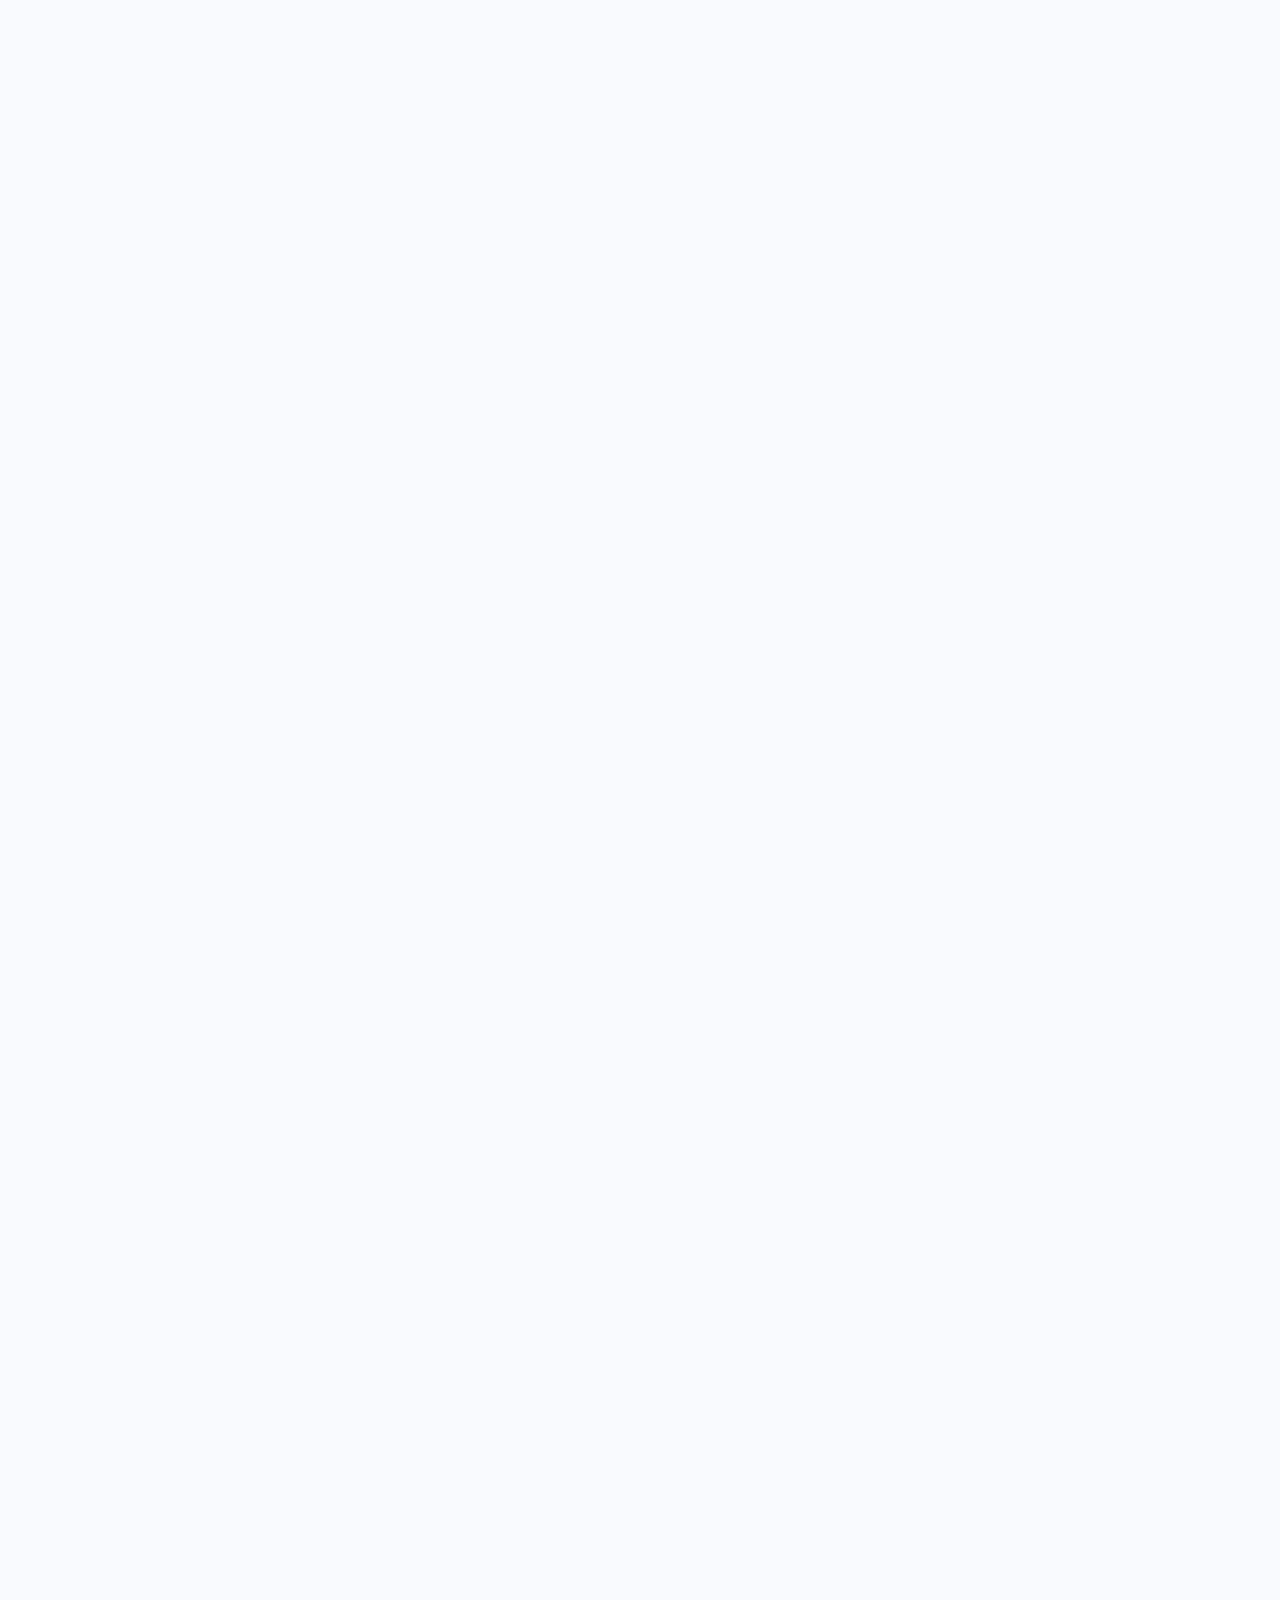
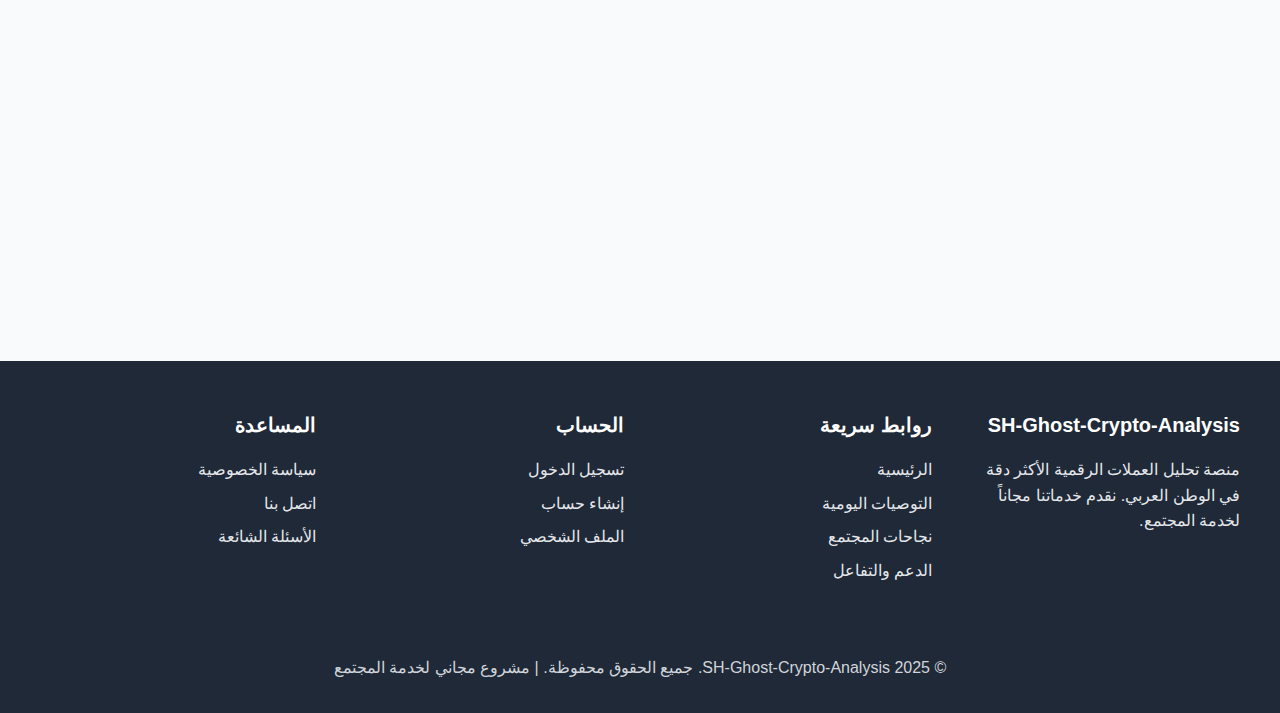
<file: privacy.html>
<!DOCTYPE html>
<html lang="ar" dir="rtl">
<head>
    <meta charset="UTF-8">
    <meta name="viewport" content="width=device-width, initial-scale=1.0">
    <title>سياسة الخصوصية - SH-Ghost-Crypto-Analysis</title>
    <meta name="description" content="سياسة الخصوصية وحماية البيانات في SH-Ghost-Crypto-Analysis - نحن نحترم خصوصيتك ونحمي بياناتك">
    <link rel="stylesheet" href="style.css">
    <link rel="icon" type="image/x-icon" href="data:image/svg+xml,<svg xmlns='http://www.w3.org/2000/svg' viewBox='0 0 100 100'><text y='.9em' font-size='90'>📈</text></svg>">
</head>
<body>
    <!-- الهيدر وشريط التنقل -->
    <header>
        <nav>
            <div class="logo">
                <a href="index.html">📈 SH-Ghost-Crypto-Analysis</a>
            </div>
            <ul>
                <li><a href="index.html">الرئيسية</a></li>
                <li><a href="recommendations.html">التوصيات اليومية</a></li>
                <li><a href="community-success.html">نجاحات المجتمع</a></li>
                <li><a href="support.html">الدعم والتفاعل</a></li>
            </ul>
            <div class="auth-buttons">
                <a href="login.html" class="btn btn-secondary">تسجيل الدخول</a>
                <a href="register.html" class="btn btn-primary">إنشاء حساب</a>
            </div>
        </nav>
    </header>

    <main>
        <div class="privacy-container">
            <div class="privacy-header">
                <h1>🛡️ سياسة الخصوصية</h1>
                <p class="last-updated">آخر تحديث: 7 يناير 2025</p>
                <p class="intro">نحن في SH-Ghost-Crypto-Analysis نقدر خصوصيتك ونلتزم بحماية بياناتك الشخصية. توضح هذه السياسة كيفية جمع واستخدام وحماية معلوماتك.</p>
            </div>

            <div class="privacy-content">
                <!-- المعلومات التي نجمعها -->
                <section class="privacy-section">
                    <h2>📊 المعلومات التي نجمعها</h2>
                    
                    <div class="subsection">
                        <h3>المعلومات الشخصية</h3>
                        <ul>
                            <li><strong>معلومات الحساب:</strong> الاسم، البريد الإلكتروني، كلمة المرور المشفرة</li>
                            <li><strong>معلومات الملف الشخصي:</strong> البلد، مستوى الخبرة، التفضيلات</li>
                            <li><strong>معلومات الاتصال:</strong> عند التواصل معنا عبر نماذج الدعم</li>
                        </ul>
                    </div>

                    <div class="subsection">
                        <h3>المعلومات التقنية</h3>
                        <ul>
                            <li><strong>بيانات الاستخدام:</strong> الصفحات المزارة، الوقت المقضي، التفاعلات</li>
                            <li><strong>معلومات الجهاز:</strong> نوع المتصفح، نظام التشغيل، عنوان IP</li>
                            <li><strong>ملفات تعريف الارتباط:</strong> لتحسين تجربة الاستخدام وحفظ التفضيلات</li>
                        </ul>
                    </div>

                    <div class="subsection">
                        <h3>بيانات التداول</h3>
                        <ul>
                            <li><strong>التوصيات المفضلة:</strong> العملات والتوصيات التي تتابعها</li>
                            <li><strong>إحصائيات الأداء:</strong> نتائج التداول التي تشاركها طوعياً</li>
                            <li><strong>التفاعلات:</strong> التعليقات والتقييمات والمشاركات</li>
                        </ul>
                    </div>
                </section>

                <!-- كيفية استخدام المعلومات -->
                <section class="privacy-section">
                    <h2>🎯 كيفية استخدام المعلومات</h2>
                    
                    <div class="usage-grid">
                        <div class="usage-item">
                            <div class="usage-icon">🔧</div>
                            <h4>تحسين الخدمة</h4>
                            <p>تطوير وتحسين خوارزميات التحليل وتخصيص التوصيات</p>
                        </div>
                        
                        <div class="usage-item">
                            <div class="usage-icon">📧</div>
                            <h4>التواصل</h4>
                            <p>إرسال التحديثات المهمة والرد على استفساراتك</p>
                        </div>
                        
                        <div class="usage-item">
                            <div class="usage-icon">🛡️</div>
                            <h4>الأمان</h4>
                            <p>حماية حسابك ومنع الاستخدام غير المصرح به</p>
                        </div>
                        
                        <div class="usage-item">
                            <div class="usage-icon">📈</div>
                            <h4>التحليل</h4>
                            <p>فهم كيفية استخدام المنصة لتحسين الأداء</p>
                        </div>
                        
                        <div class="usage-item">
                            <div class="usage-icon">🎁</div>
                            <h4>التخصيص</h4>
                            <p>تقديم محتوى وتوصيات مخصصة حسب اهتماماتك</p>
                        </div>
                        
                        <div class="usage-item">
                            <div class="usage-icon">⚖️</div>
                            <h4>الامتثال القانوني</h4>
                            <p>الالتزام بالقوانين واللوائح المعمول بها</p>
                        </div>
                    </div>
                </section>

                <!-- مشاركة المعلومات -->
                <section class="privacy-section">
                    <h2>🤝 مشاركة المعلومات</h2>
                    
                    <div class="sharing-info">
                        <div class="sharing-policy">
                            <h3>🚫 ما لا نشاركه أبداً</h3>
                            <ul class="no-share-list">
                                <li>بياناتك الشخصية مع أطراف ثالثة لأغراض تجارية</li>
                                <li>كلمات المرور أو المعلومات الحساسة</li>
                                <li>تفاصيل محفظتك أو معاملاتك المالية</li>
                                <li>معلومات الاتصال الخاصة بك دون إذن</li>
                            </ul>
                        </div>
                        
                        <div class="sharing-exceptions">
                            <h3>✅ الحالات الاستثنائية للمشاركة</h3>
                            <ul class="share-list">
                                <li><strong>بموافقتك الصريحة:</strong> عند طلب مشاركة قصة نجاحك</li>
                                <li><strong>مقدمو الخدمات:</strong> شركات الاستضافة والأمان (مع اتفاقيات سرية)</li>
                                <li><strong>المتطلبات القانونية:</strong> عند الطلب من السلطات المختصة</li>
                                <li><strong>حماية الحقوق:</strong> لمنع الاحتيال أو الاستخدام غير المشروع</li>
                            </ul>
                        </div>
                    </div>
                </section>

                <!-- حماية البيانات -->
                <section class="privacy-section">
                    <h2>🔒 حماية البيانات</h2>
                    
                    <div class="security-measures">
                        <div class="security-item">
                            <h4>🔐 التشفير</h4>
                            <p>جميع البيانات الحساسة مشفرة باستخدام معايير الأمان المتقدمة (AES-256)</p>
                        </div>
                        
                        <div class="security-item">
                            <h4>🌐 HTTPS</h4>
                            <p>جميع الاتصالات محمية بشهادات SSL/TLS لضمان الأمان أثناء النقل</p>
                        </div>
                        
                        <div class="security-item">
                            <h4>🏢 خوادم آمنة</h4>
                            <p>البيانات محفوظة في مراكز بيانات معتمدة مع حماية فيزيائية ورقمية</p>
                        </div>
                        
                        <div class="security-item">
                            <h4>👥 الوصول المحدود</h4>
                            <p>فقط الموظفون المصرح لهم يمكنهم الوصول للبيانات وفقاً لمبدأ الحد الأدنى</p>
                        </div>
                        
                        <div class="security-item">
                            <h4>🔄 النسخ الاحتياطي</h4>
                            <p>نسخ احتياطية منتظمة ومشفرة لضمان عدم فقدان البيانات</p>
                        </div>
                        
                        <div class="security-item">
                            <h4>🕵️ المراقبة</h4>
                            <p>مراقبة مستمرة للأنشطة المشبوهة وأنظمة إنذار مبكر</p>
                        </div>
                    </div>
                </section>

                <!-- حقوقك -->
                <section class="privacy-section">
                    <h2>⚖️ حقوقك</h2>
                    
                    <div class="rights-grid">
                        <div class="right-item">
                            <h4>👁️ الحق في المعرفة</h4>
                            <p>يمكنك طلب معرفة البيانات التي نحتفظ بها عنك</p>
                        </div>
                        
                        <div class="right-item">
                            <h4>✏️ الحق في التصحيح</h4>
                            <p>يمكنك تحديث أو تصحيح معلوماتك الشخصية في أي وقت</p>
                        </div>
                        
                        <div class="right-item">
                            <h4>🗑️ الحق في الحذف</h4>
                            <p>يمكنك طلب حذف حسابك وجميع بياناتك المرتبطة به</p>
                        </div>
                        
                        <div class="right-item">
                            <h4>📤 الحق في النقل</h4>
                            <p>يمكنك طلب نسخة من بياناتك بصيغة قابلة للقراءة</p>
                        </div>
                        
                        <div class="right-item">
                            <h4>🚫 الحق في الاعتراض</h4>
                            <p>يمكنك الاعتراض على معالجة بياناتك لأغراض معينة</p>
                        </div>
                        
                        <div class="right-item">
                            <h4>⏸️ الحق في التقييد</h4>
                            <p>يمكنك طلب تقييد معالجة بياناتك في ظروف معينة</p>
                        </div>
                    </div>
                    
                    <div class="rights-contact">
                        <p><strong>لممارسة أي من هذه الحقوق، يرجى التواصل معنا عبر:</strong></p>
                        <ul>
                            <li>📧 البريد الإلكتروني: privacy@sh-ghost-crypto.com</li>
                            <li>📝 نموذج الدعم في الموقع</li>
                            <li>⏱️ سنرد على طلبك خلال 30 يوماً</li>
                        </ul>
                    </div>
                </section>

                <!-- ملفات تعريف الارتباط -->
                <section class="privacy-section">
                    <h2>🍪 ملفات تعريف الارتباط</h2>
                    
                    <div class="cookies-info">
                        <div class="cookie-type">
                            <h4>ملفات تعريف الارتباط الأساسية</h4>
                            <p>ضرورية لعمل الموقع الأساسي مثل تسجيل الدخول وحفظ التفضيلات</p>
                            <span class="cookie-status required">مطلوبة</span>
                        </div>
                        
                        <div class="cookie-type">
                            <h4>ملفات تعريف الارتباط التحليلية</h4>
                            <p>تساعدنا في فهم كيفية استخدام الموقع لتحسين الأداء</p>
                            <span class="cookie-status optional">اختيارية</span>
                        </div>
                        
                        <div class="cookie-type">
                            <h4>ملفات تعريف الارتباط الوظيفية</h4>
                            <p>تحسن تجربة الاستخدام مثل حفظ اللغة والإعدادات</p>
                            <span class="cookie-status optional">اختيارية</span>
                        </div>
                    </div>
                    
                    <div class="cookie-control">
                        <p>يمكنك التحكم في ملفات تعريف الارتباط من خلال إعدادات المتصفح أو <a href="#" onclick="showCookieSettings()">إعدادات الخصوصية</a> في الموقع.</p>
                    </div>
                </section>

                <!-- الأطفال -->
                <section class="privacy-section">
                    <h2>👶 حماية الأطفال</h2>
                    <div class="children-policy">
                        <p>خدماتنا مخصصة للبالغين فقط. لا نجمع عمداً معلومات شخصية من الأطفال دون سن 18 عاماً. إذا علمنا أن طفلاً قد قدم معلومات شخصية، سنحذفها فوراً.</p>
                        <p>إذا كنت والداً أو وصياً وتعتقد أن طفلك قد قدم معلومات شخصية، يرجى التواصل معنا فوراً.</p>
                    </div>
                </section>

                <!-- التحديثات -->
                <section class="privacy-section">
                    <h2>🔄 تحديثات السياسة</h2>
                    <div class="updates-info">
                        <p>قد نحدث هذه السياسة من وقت لآخر لتعكس التغييرات في ممارساتنا أو لأسباب قانونية أو تنظيمية.</p>
                        
                        <div class="update-process">
                            <h4>عند التحديث سنقوم بـ:</h4>
                            <ul>
                                <li>تحديث تاريخ "آخر تحديث" في أعلى الصفحة</li>
                                <li>إرسال إشعار عبر البريد الإلكتروني للتغييرات المهمة</li>
                                <li>عرض إشعار في الموقع لمدة 30 يوماً</li>
                                <li>طلب موافقتك المجددة إذا لزم الأمر</li>
                            </ul>
                        </div>
                        
                        <p><strong>استمرار استخدامك للموقع بعد التحديثات يعني موافقتك على السياسة المحدثة.</strong></p>
                    </div>
                </section>

                <!-- التواصل -->
                <section class="privacy-section">
                    <h2>📞 التواصل معنا</h2>
                    <div class="contact-info">
                        <p>إذا كان لديك أي أسئلة أو مخاوف حول سياسة الخصوصية أو ممارسات حماية البيانات، يرجى التواصل معنا:</p>
                        
                        <div class="contact-methods">
                            <div class="contact-method">
                                <h4>📧 البريد الإلكتروني</h4>
                                <p>privacy@sh-ghost-crypto.com</p>
                            </div>
                            
                            <div class="contact-method">
                                <h4>📝 نموذج الدعم</h4>
                                <p><a href="support.html">صفحة الدعم والتفاعل</a></p>
                            </div>
                            
                            <div class="contact-method">
                                <h4>⏱️ وقت الاستجابة</h4>
                                <p>نرد على جميع الاستفسارات خلال 48 ساعة</p>
                            </div>
                        </div>
                    </div>
                </section>

                <!-- الموافقة -->
                <section class="privacy-section consent-section">
                    <h2>✅ الموافقة</h2>
                    <div class="consent-info">
                        <p>باستخدام موقع SH-Ghost-Crypto-Analysis، فإنك توافق على جمع واستخدام المعلومات وفقاً لهذه السياسة.</p>
                        <p>إذا لم توافق على أي جزء من هذه السياسة، يرجى عدم استخدام خدماتنا.</p>
                        
                        <div class="consent-actions">
                            <button class="btn btn-primary" onclick="acceptPrivacyPolicy()">أوافق على سياسة الخصوصية</button>
                            <button class="btn btn-secondary" onclick="showCookieSettings()">إدارة إعدادات الخصوصية</button>
                        </div>
                    </div>
                </section>
            </div>
        </div>
    </main>

    <!-- الفوتر -->
    <footer>
        <div class="footer-content">
            <div class="footer-section">
                <h3>SH-Ghost-Crypto-Analysis</h3>
                <p>منصة تحليل العملات الرقمية الأكثر دقة في الوطن العربي. نقدم خدماتنا مجاناً لخدمة المجتمع.</p>
            </div>
            <div class="footer-section">
                <h3>روابط سريعة</h3>
                <ul>
                    <li><a href="index.html">الرئيسية</a></li>
                    <li><a href="recommendations.html">التوصيات اليومية</a></li>
                    <li><a href="community-success.html">نجاحات المجتمع</a></li>
                    <li><a href="support.html">الدعم والتفاعل</a></li>
                </ul>
            </div>
            <div class="footer-section">
                <h3>الحساب</h3>
                <ul>
                    <li><a href="login.html">تسجيل الدخول</a></li>
                    <li><a href="register.html">إنشاء حساب</a></li>
                    <li><a href="profile.html">الملف الشخصي</a></li>
                </ul>
            </div>
            <div class="footer-section">
                <h3>المساعدة</h3>
                <ul>
                    <li><a href="privacy.html">سياسة الخصوصية</a></li>
                    <li><a href="contact.html">اتصل بنا</a></li>
                    <li><a href="support.html">الأسئلة الشائعة</a></li>
                </ul>
            </div>
        </div>
        <div class="footer-bottom">
            <p>&copy; 2025 SH-Ghost-Crypto-Analysis. جميع الحقوق محفوظة. | مشروع مجاني لخدمة المجتمع</p>
        </div>
    </footer>

    <!-- تحميل JavaScript -->
    <script src="app.js"></script>
    <script src="privacy.js"></script>
</body>
</html>
</file>
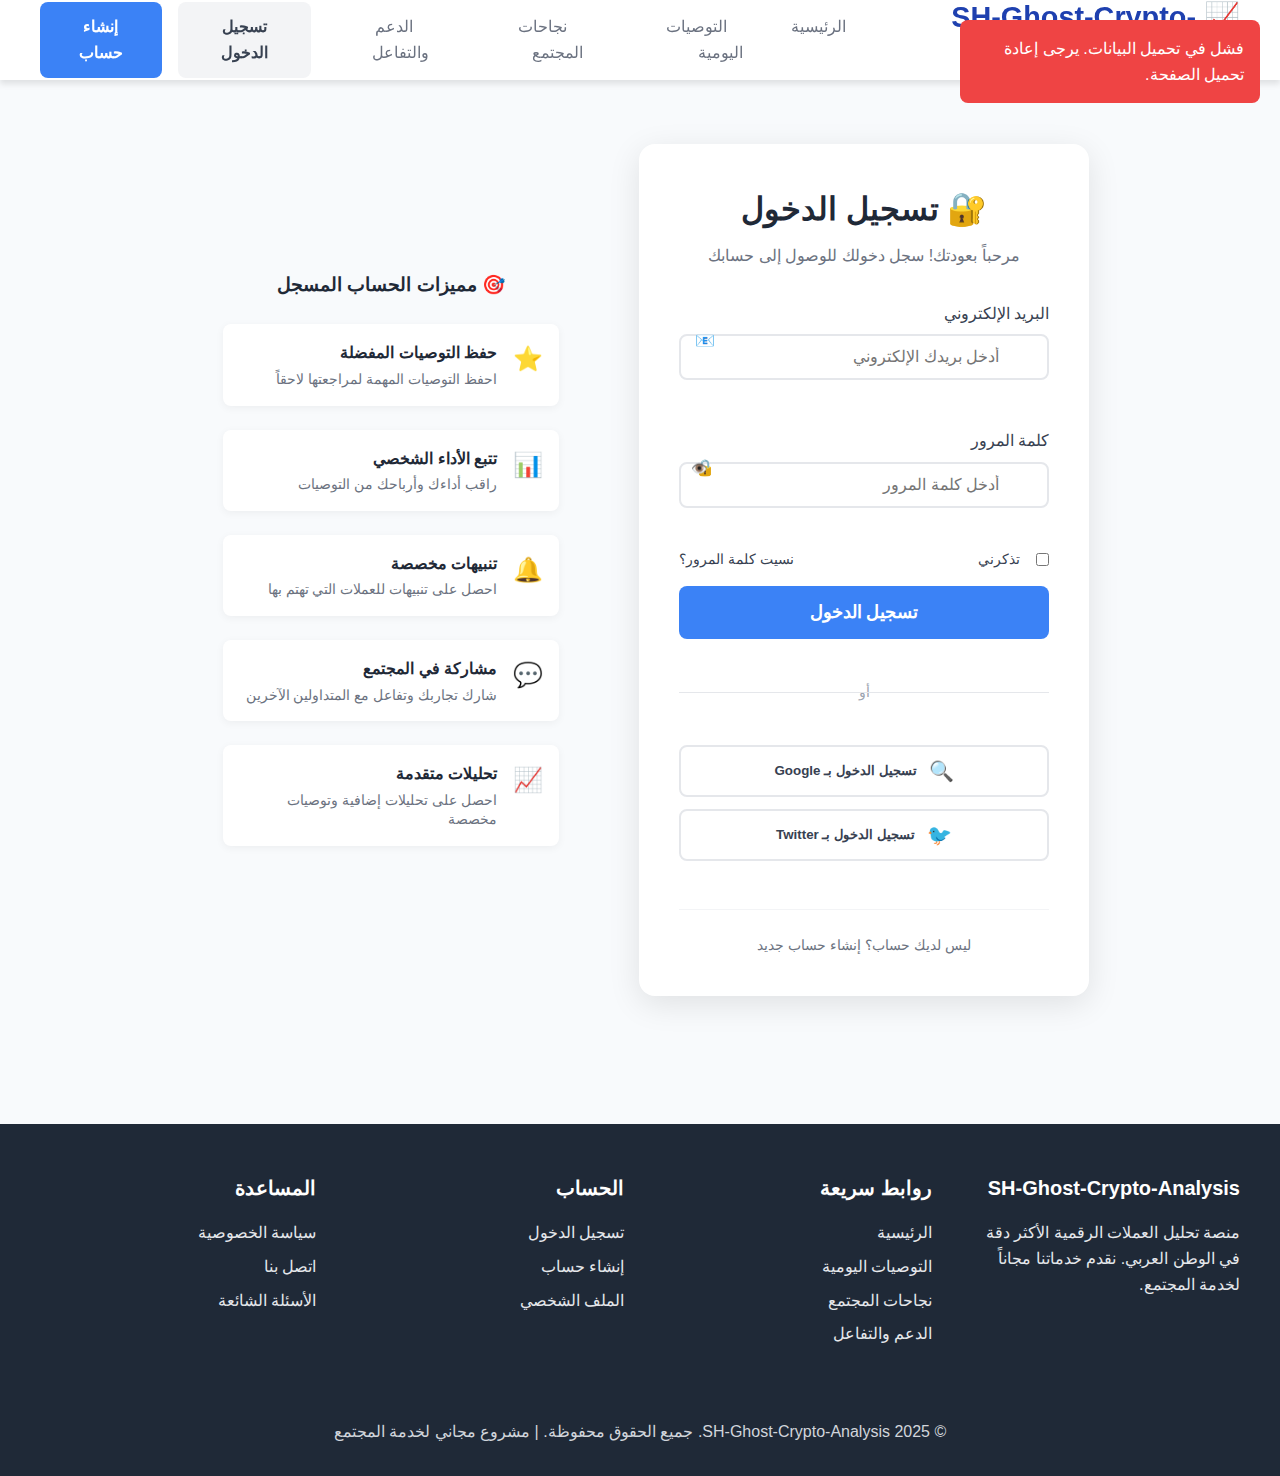
<file: profile.html>
<!DOCTYPE html>
<html lang="ar" dir="rtl">
<head>
    <meta charset="UTF-8">
    <meta name="viewport" content="width=device-width, initial-scale=1.0">
    <title>الملف الشخصي - SH-Ghost-Crypto-Analysis</title>
    <meta name="description" content="إدارة ملفك الشخصي وتتبع أداءك في التداول مع SH-Ghost-Crypto-Analysis">
    <link rel="stylesheet" href="style.css">
    <link rel="icon" type="image/x-icon" href="data:image/svg+xml,<svg xmlns='http://www.w3.org/2000/svg' viewBox='0 0 100 100'><text y='.9em' font-size='90'>📈</text></svg>">
</head>
<body>
    <!-- الهيدر وشريط التنقل -->
    <header>
        <nav>
            <div class="logo">
                <a href="index.html">📈 SH-Ghost-Crypto-Analysis</a>
            </div>
            <ul>
                <li><a href="index.html">الرئيسية</a></li>
                <li><a href="recommendations.html">التوصيات اليومية</a></li>
                <li><a href="community-success.html">نجاحات المجتمع</a></li>
                <li><a href="support.html">الدعم والتفاعل</a></li>
            </ul>
            <div class="auth-buttons">
                <a href="profile.html" class="btn btn-primary">👤 أحمد محمد</a>
                <a href="#" class="btn btn-secondary" onclick="logout()">تسجيل الخروج</a>
            </div>
        </nav>
    </header>

    <main>
        <div class="profile-container">
            <!-- الشريط الجانبي -->
            <div class="profile-sidebar">
                <div class="profile-card">
                    <div class="profile-avatar">
                        <img src="data:image/svg+xml,<svg xmlns='http://www.w3.org/2000/svg' viewBox='0 0 100 100'><circle cx='50' cy='50' r='40' fill='%233b82f6'/><text x='50' y='60' text-anchor='middle' fill='white' font-size='30' font-weight='bold'>أ.م</text></svg>" alt="صورة الملف الشخصي" id="profile-image">
                        <button class="change-avatar-btn" onclick="changeAvatar()">📷</button>
                    </div>
                    <div class="profile-info">
                        <h2 id="user-name">أحمد محمد</h2>
                        <p id="user-email">ahmed.mohamed@example.com</p>
                        <div class="profile-stats">
                            <div class="stat">
                                <span class="stat-value" id="member-since">6 أشهر</span>
                                <span class="stat-label">عضو منذ</span>
                            </div>
                            <div class="stat">
                                <span class="stat-value" id="total-profit">+340%</span>
                                <span class="stat-label">إجمالي الربح</span>
                            </div>
                        </div>
                    </div>
                </div>

                <nav class="profile-nav">
                    <ul>
                        <li><a href="#dashboard" class="nav-link active" onclick="showSection('dashboard')">📊 لوحة التحكم</a></li>
                        <li><a href="#favorites" class="nav-link" onclick="showSection('favorites')">⭐ التوصيات المفضلة</a></li>
                        <li><a href="#performance" class="nav-link" onclick="showSection('performance')">📈 تتبع الأداء</a></li>
                        <li><a href="#notifications" class="nav-link" onclick="showSection('notifications')">🔔 التنبيهات</a></li>
                        <li><a href="#settings" class="nav-link" onclick="showSection('settings')">⚙️ الإعدادات</a></li>
                    </ul>
                </nav>
            </div>

            <!-- المحتوى الرئيسي -->
            <div class="profile-content">
                <!-- لوحة التحكم -->
                <div id="dashboard" class="profile-section active">
                    <div class="section-header">
                        <h1>📊 لوحة التحكم</h1>
                        <p>نظرة عامة على نشاطك وأداءك</p>
                    </div>

                    <!-- إحصائيات سريعة -->
                    <div class="dashboard-stats">
                        <div class="stat-card">
                            <div class="stat-icon">📈</div>
                            <div class="stat-info">
                                <h3>23</h3>
                                <p>توصيات متابعة</p>
                            </div>
                        </div>
                        <div class="stat-card">
                            <div class="stat-icon">💰</div>
                            <div class="stat-info">
                                <h3>$1,700</h3>
                                <p>إجمالي الأرباح</p>
                            </div>
                        </div>
                        <div class="stat-card">
                            <div class="stat-icon">🎯</div>
                            <div class="stat-info">
                                <h3>87%</h3>
                                <p>نسبة النجاح</p>
                            </div>
                        </div>
                        <div class="stat-card">
                            <div class="stat-icon">🏆</div>
                            <div class="stat-info">
                                <h3>15</h3>
                                <p>صفقات ناجحة</p>
                            </div>
                        </div>
                    </div>

                    <!-- النشاط الأخير -->
                    <div class="recent-activity">
                        <h3>📋 النشاط الأخير</h3>
                        <div class="activity-list">
                            <div class="activity-item">
                                <div class="activity-icon success">✅</div>
                                <div class="activity-content">
                                    <h4>تحقق الهدف الأول لـ BTC/USDT</h4>
                                    <p>ربح +12.5% من التوصية</p>
                                    <span class="activity-time">منذ ساعتين</span>
                                </div>
                            </div>
                            <div class="activity-item">
                                <div class="activity-icon info">⭐</div>
                                <div class="activity-content">
                                    <h4>إضافة ETH/USDT للمفضلة</h4>
                                    <p>تم حفظ التوصية للمتابعة</p>
                                    <span class="activity-time">منذ 4 ساعات</span>
                                </div>
                            </div>
                            <div class="activity-item">
                                <div class="activity-icon warning">⚠️</div>
                                <div class="activity-content">
                                    <h4>تفعيل وقف الخسارة لـ SOL/USDT</h4>
                                    <p>خسارة محدودة -3.2%</p>
                                    <span class="activity-time">أمس</span>
                                </div>
                            </div>
                        </div>
                    </div>

                    <!-- التوصيات النشطة -->
                    <div class="active-recommendations">
                        <h3>🔥 التوصيات النشطة</h3>
                        <div class="recommendations-grid">
                            <div class="recommendation-mini">
                                <div class="coin-info">
                                    <img src="https://cryptologos.cc/logos/bitcoin-btc-logo.png" alt="BTC" width="24" height="24">
                                    <span>BTC/USDT</span>
                                </div>
                                <div class="recommendation-status bullish">🟢 ارتفاع</div>
                                <div class="recommendation-progress">
                                    <div class="progress-bar">
                                        <div class="progress-fill" style="width: 75%"></div>
                                    </div>
                                    <span>الهدف الثاني</span>
                                </div>
                            </div>
                            <div class="recommendation-mini">
                                <div class="coin-info">
                                    <img src="https://cryptologos.cc/logos/ethereum-eth-logo.png" alt="ETH" width="24" height="24">
                                    <span>ETH/USDT</span>
                                </div>
                                <div class="recommendation-status bearish">🔴 انخفاض</div>
                                <div class="recommendation-progress">
                                    <div class="progress-bar">
                                        <div class="progress-fill" style="width: 40%"></div>
                                    </div>
                                    <span>في الانتظار</span>
                                </div>
                            </div>
                        </div>
                    </div>
                </div>

                <!-- التوصيات المفضلة -->
                <div id="favorites" class="profile-section">
                    <div class="section-header">
                        <h1>⭐ التوصيات المفضلة</h1>
                        <p>التوصيات التي حفظتها للمتابعة</p>
                    </div>

                    <div class="favorites-list">
                        <div class="favorite-item">
                            <div class="favorite-header">
                                <div class="coin-info">
                                    <img src="https://cryptologos.cc/logos/bitcoin-btc-logo.png" alt="BTC" width="32" height="32">
                                    <div>
                                        <h4>BTC/USDT</h4>
                                        <p>Bitcoin</p>
                                    </div>
                                </div>
                                <div class="favorite-status">
                                    <span class="status-badge success">نشط</span>
                                    <button class="btn btn-secondary btn-sm" onclick="removeFavorite('btc')">🗑️</button>
                                </div>
                            </div>
                            <div class="favorite-details">
                                <div class="detail-item">
                                    <span class="label">سعر الدخول:</span>
                                    <span class="value">$28,500</span>
                                </div>
                                <div class="detail-item">
                                    <span class="label">السعر الحالي:</span>
                                    <span class="value">$32,100</span>
                                </div>
                                <div class="detail-item">
                                    <span class="label">الربح الحالي:</span>
                                    <span class="value success">+12.6%</span>
                                </div>
                            </div>
                        </div>

                        <div class="favorite-item">
                            <div class="favorite-header">
                                <div class="coin-info">
                                    <img src="https://cryptologos.cc/logos/ethereum-eth-logo.png" alt="ETH" width="32" height="32">
                                    <div>
                                        <h4>ETH/USDT</h4>
                                        <p>Ethereum</p>
                                    </div>
                                </div>
                                <div class="favorite-status">
                                    <span class="status-badge pending">في الانتظار</span>
                                    <button class="btn btn-secondary btn-sm" onclick="removeFavorite('eth')">🗑️</button>
                                </div>
                            </div>
                            <div class="favorite-details">
                                <div class="detail-item">
                                    <span class="label">سعر الدخول:</span>
                                    <span class="value">$2,150</span>
                                </div>
                                <div class="detail-item">
                                    <span class="label">السعر الحالي:</span>
                                    <span class="value">$2,180</span>
                                </div>
                                <div class="detail-item">
                                    <span class="label">التغيير:</span>
                                    <span class="value success">+1.4%</span>
                                </div>
                            </div>
                        </div>
                    </div>
                </div>

                <!-- تتبع الأداء -->
                <div id="performance" class="profile-section">
                    <div class="section-header">
                        <h1>📈 تتبع الأداء</h1>
                        <p>تحليل مفصل لأداءك في التداول</p>
                    </div>

                    <div class="performance-overview">
                        <div class="performance-card">
                            <h3>الأداء الإجمالي</h3>
                            <div class="performance-chart">
                                <div class="chart-placeholder">
                                    📊 رسم بياني للأداء
                                    <p>+340% نمو إجمالي</p>
                                </div>
                            </div>
                        </div>

                        <div class="performance-stats">
                            <div class="stat-row">
                                <span class="stat-label">رأس المال الأولي:</span>
                                <span class="stat-value">$500</span>
                            </div>
                            <div class="stat-row">
                                <span class="stat-label">القيمة الحالية:</span>
                                <span class="stat-value">$2,200</span>
                            </div>
                            <div class="stat-row">
                                <span class="stat-label">إجمالي الربح:</span>
                                <span class="stat-value success">$1,700</span>
                            </div>
                            <div class="stat-row">
                                <span class="stat-label">نسبة النمو:</span>
                                <span class="stat-value success">+340%</span>
                            </div>
                            <div class="stat-row">
                                <span class="stat-label">أفضل صفقة:</span>
                                <span class="stat-value success">+45% (BTC)</span>
                            </div>
                            <div class="stat-row">
                                <span class="stat-label">أسوأ صفقة:</span>
                                <span class="stat-value error">-8% (ADA)</span>
                            </div>
                        </div>
                    </div>
                </div>

                <!-- التنبيهات -->
                <div id="notifications" class="profile-section">
                    <div class="section-header">
                        <h1>🔔 التنبيهات</h1>
                        <p>إدارة تنبيهاتك وإشعاراتك</p>
                    </div>

                    <div class="notifications-settings">
                        <div class="notification-group">
                            <h3>تنبيهات التوصيات</h3>
                            <div class="notification-item">
                                <label class="switch">
                                    <input type="checkbox" checked>
                                    <span class="slider"></span>
                                </label>
                                <div class="notification-info">
                                    <h4>توصيات جديدة</h4>
                                    <p>احصل على إشعار عند نشر توصية جديدة</p>
                                </div>
                            </div>
                            <div class="notification-item">
                                <label class="switch">
                                    <input type="checkbox" checked>
                                    <span class="slider"></span>
                                </label>
                                <div class="notification-info">
                                    <h4>تحقق الأهداف</h4>
                                    <p>إشعار عند تحقق أهداف التوصيات المفضلة</p>
                                </div>
                            </div>
                        </div>

                        <div class="notification-group">
                            <h3>تنبيهات السوق</h3>
                            <div class="notification-item">
                                <label class="switch">
                                    <input type="checkbox">
                                    <span class="slider"></span>
                                </label>
                                <div class="notification-info">
                                    <h4>تحركات كبيرة</h4>
                                    <p>إشعار عند حدوث تحركات سعرية كبيرة (+/- 10%)</p>
                                </div>
                            </div>
                        </div>
                    </div>
                </div>

                <!-- الإعدادات -->
                <div id="settings" class="profile-section">
                    <div class="section-header">
                        <h1>⚙️ الإعدادات</h1>
                        <p>إدارة حسابك وتفضيلاتك</p>
                    </div>

                    <div class="settings-groups">
                        <div class="settings-group">
                            <h3>المعلومات الشخصية</h3>
                            <form class="settings-form">
                                <div class="form-group">
                                    <label for="display-name">الاسم المعروض</label>
                                    <input type="text" id="display-name" value="أحمد محمد">
                                </div>
                                <div class="form-group">
                                    <label for="user-email-settings">البريد الإلكتروني</label>
                                    <input type="email" id="user-email-settings" value="ahmed.mohamed@example.com">
                                </div>
                                <div class="form-group">
                                    <label for="user-country">البلد</label>
                                    <select id="user-country">
                                        <option value="SA" selected>السعودية</option>
                                        <option value="AE">الإمارات</option>
                                        <option value="EG">مصر</option>
                                    </select>
                                </div>
                                <button type="submit" class="btn btn-primary">حفظ التغييرات</button>
                            </form>
                        </div>

                        <div class="settings-group">
                            <h3>الأمان</h3>
                            <div class="security-options">
                                <button class="btn btn-secondary" onclick="changePassword()">تغيير كلمة المرور</button>
                                <button class="btn btn-secondary" onclick="enable2FA()">تفعيل المصادقة الثنائية</button>
                            </div>
                        </div>

                        <div class="settings-group">
                            <h3>التفضيلات</h3>
                            <div class="preference-item">
                                <label class="switch">
                                    <input type="checkbox" checked>
                                    <span class="slider"></span>
                                </label>
                                <div class="preference-info">
                                    <h4>الوضع الليلي</h4>
                                    <p>تفعيل المظهر الداكن</p>
                                </div>
                            </div>
                            <div class="preference-item">
                                <label class="switch">
                                    <input type="checkbox" checked>
                                    <span class="slider"></span>
                                </label>
                                <div class="preference-info">
                                    <h4>النشرة الإخبارية</h4>
                                    <p>تلقي التحديثات عبر البريد الإلكتروني</p>
                                </div>
                            </div>
                        </div>

                        <div class="settings-group danger-zone">
                            <h3>منطقة الخطر</h3>
                            <button class="btn btn-danger" onclick="deleteAccount()">حذف الحساب</button>
                            <p>تحذير: هذا الإجراء لا يمكن التراجع عنه</p>
                        </div>
                    </div>
                </div>
            </div>
        </div>
    </main>

    <!-- الفوتر -->
    <footer>
        <div class="footer-content">
            <div class="footer-section">
                <h3>SH-Ghost-Crypto-Analysis</h3>
                <p>منصة تحليل العملات الرقمية الأكثر دقة في الوطن العربي. نقدم خدماتنا مجاناً لخدمة المجتمع.</p>
            </div>
            <div class="footer-section">
                <h3>روابط سريعة</h3>
                <ul>
                    <li><a href="index.html">الرئيسية</a></li>
                    <li><a href="recommendations.html">التوصيات اليومية</a></li>
                    <li><a href="community-success.html">نجاحات المجتمع</a></li>
                    <li><a href="support.html">الدعم والتفاعل</a></li>
                </ul>
            </div>
            <div class="footer-section">
                <h3>الحساب</h3>
                <ul>
                    <li><a href="login.html">تسجيل الدخول</a></li>
                    <li><a href="register.html">إنشاء حساب</a></li>
                    <li><a href="profile.html">الملف الشخصي</a></li>
                </ul>
            </div>
            <div class="footer-section">
                <h3>المساعدة</h3>
                <ul>
                    <li><a href="privacy.html">سياسة الخصوصية</a></li>
                    <li><a href="contact.html">اتصل بنا</a></li>
                    <li><a href="support.html">الأسئلة الشائعة</a></li>
                </ul>
            </div>
        </div>
        <div class="footer-bottom">
            <p>&copy; 2025 SH-Ghost-Crypto-Analysis. جميع الحقوق محفوظة. | مشروع مجاني لخدمة المجتمع</p>
        </div>
    </footer>

    <!-- تحميل JavaScript -->
    <script src="app.js"></script>
    <script src="auth.js"></script>
    <script src="profile.js"></script>
</body>
</html>
</file>
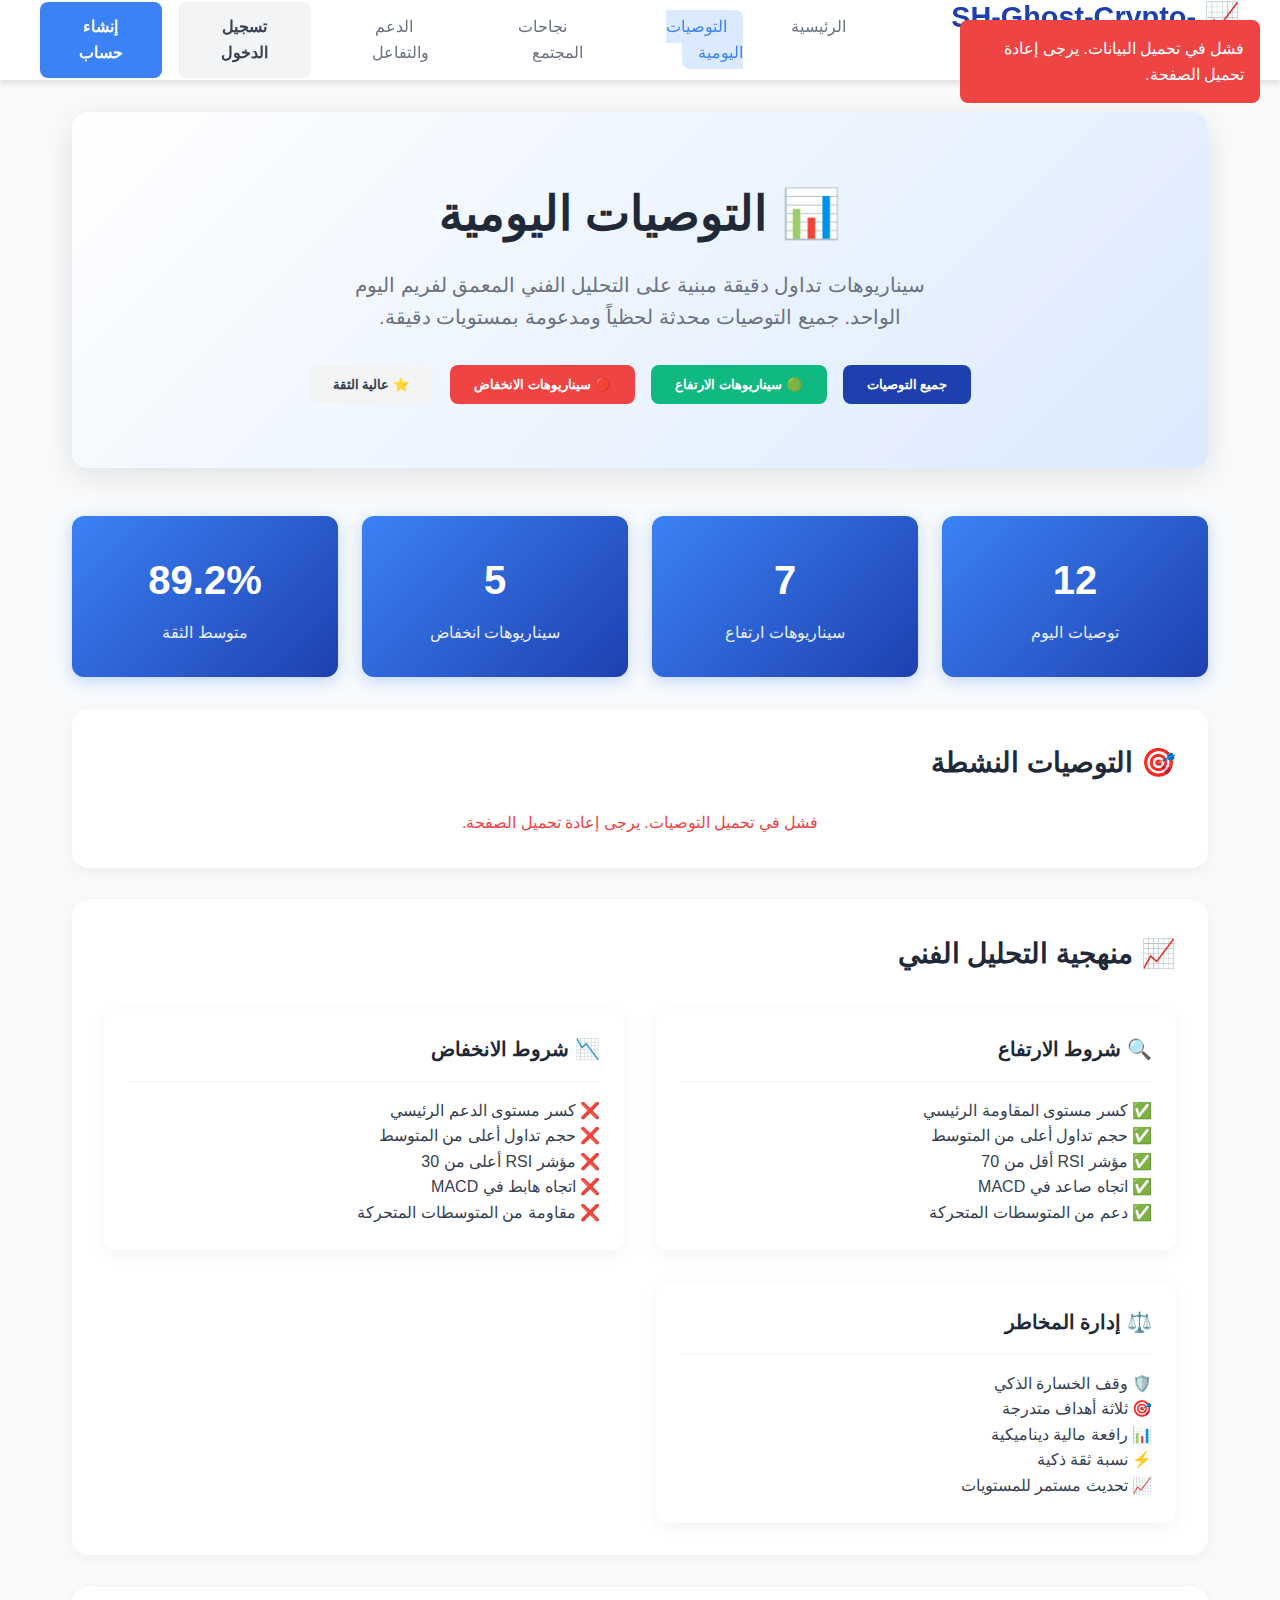
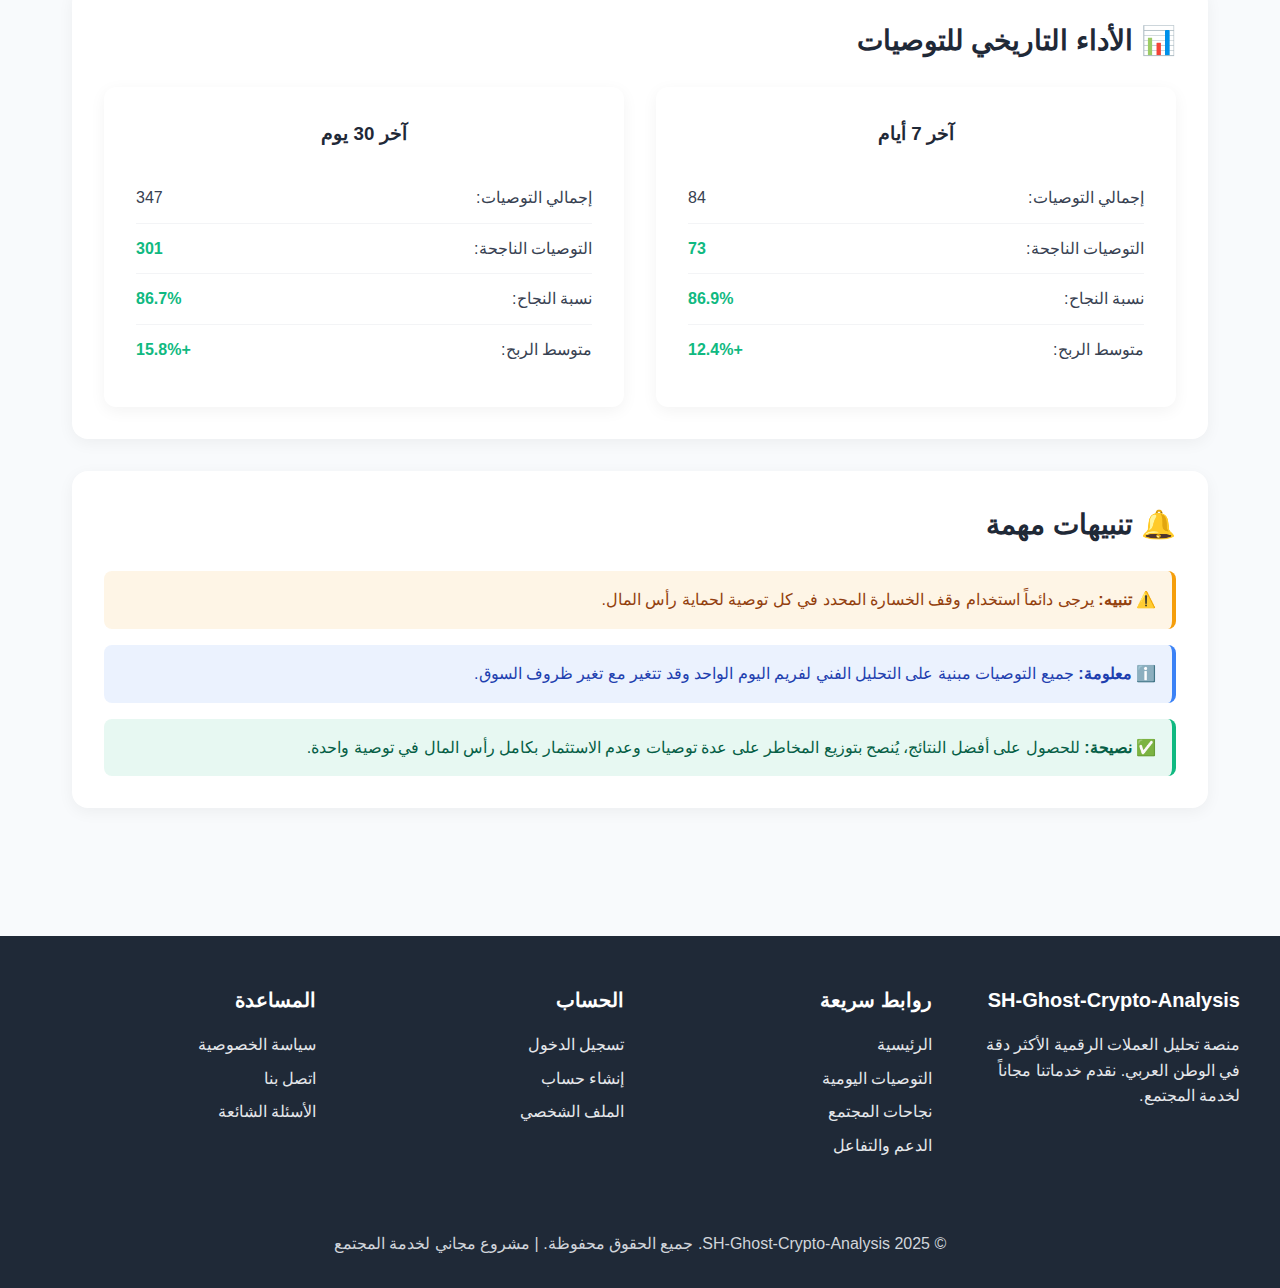
<file: recommendations.html>
<!DOCTYPE html>
<html lang="ar" dir="rtl">
<head>
    <meta charset="UTF-8">
    <meta name="viewport" content="width=device-width, initial-scale=1.0">
    <title>التوصيات اليومية - SH-Ghost-Crypto-Analysis</title>
    <meta name="description" content="توصيات تداول يومية دقيقة للعملات الرقمية مع تحليل فني معمق وسيناريوهات الارتفاع والانخفاض">
    <link rel="stylesheet" href="style.css">
    <link rel="icon" type="image/x-icon" href="data:image/svg+xml,<svg xmlns='http://www.w3.org/2000/svg' viewBox='0 0 100 100'><text y='.9em' font-size='90'>📈</text></svg>">
</head>
<body>
    <!-- الهيدر وشريط التنقل -->
    <header>
        <nav>
            <div class="logo">
                <a href="index.html">📈 SH-Ghost-Crypto-Analysis</a>
            </div>
            <ul>
                <li><a href="index.html">الرئيسية</a></li>
                <li><a href="recommendations.html" class="active">التوصيات اليومية</a></li>
                <li><a href="community-success.html">نجاحات المجتمع</a></li>
                <li><a href="support.html">الدعم والتفاعل</a></li>
            </ul>
            <div class="auth-buttons">
                <a href="login.html" class="btn btn-secondary">تسجيل الدخول</a>
                <a href="register.html" class="btn btn-primary">إنشاء حساب</a>
            </div>
        </nav>
    </header>

    <main>
        <!-- قسم العنوان الرئيسي -->
        <section class="hero">
            <h1>📊 التوصيات اليومية</h1>
            <p>سيناريوهات تداول دقيقة مبنية على التحليل الفني المعمق لفريم اليوم الواحد. جميع التوصيات محدثة لحظياً ومدعومة بمستويات دقيقة.</p>
            <div class="recommendation-filters">
                <button class="btn btn-primary active" onclick="filterRecommendations('all')">جميع التوصيات</button>
                <button class="btn btn-success" onclick="filterRecommendations('bullish')">🟢 سيناريوهات الارتفاع</button>
                <button class="btn btn-danger" onclick="filterRecommendations('bearish')">🔴 سيناريوهات الانخفاض</button>
                <button class="btn btn-secondary" onclick="filterRecommendations('high-confidence')">⭐ عالية الثقة</button>
            </div>
        </section>

        <!-- إحصائيات التوصيات -->
        <div class="stats-container">
            <div class="stat-card">
                <div class="stat-number" id="total-today-recommendations">12</div>
                <div class="stat-label">توصيات اليوم</div>
            </div>
            <div class="stat-card">
                <div class="stat-number" id="bullish-count">7</div>
                <div class="stat-label">سيناريوهات ارتفاع</div>
            </div>
            <div class="stat-card">
                <div class="stat-number" id="bearish-count">5</div>
                <div class="stat-label">سيناريوهات انخفاض</div>
            </div>
            <div class="stat-card">
                <div class="stat-number" id="avg-confidence">89.2%</div>
                <div class="stat-label">متوسط الثقة</div>
            </div>
        </div>

        <!-- قسم التوصيات -->
        <section class="section">
            <h2>🎯 التوصيات النشطة</h2>
            <div id="recommendations-container">
                <!-- سيتم ملء التوصيات هنا عبر JavaScript -->
                <div class="loading">جاري تحميل التوصيات...</div>
            </div>
        </section>

        <!-- قسم التحليل الفني -->
        <section class="section">
            <h2>📈 منهجية التحليل الفني</h2>
            <div class="grid-container">
                <div class="card">
                    <div class="card-header">
                        <h3 class="card-title">🔍 شروط الارتفاع</h3>
                    </div>
                    <ul style="list-style: none; padding: 0;">
                        <li>✅ كسر مستوى المقاومة الرئيسي</li>
                        <li>✅ حجم تداول أعلى من المتوسط</li>
                        <li>✅ مؤشر RSI أقل من 70</li>
                        <li>✅ اتجاه صاعد في MACD</li>
                        <li>✅ دعم من المتوسطات المتحركة</li>
                    </ul>
                </div>
                <div class="card">
                    <div class="card-header">
                        <h3 class="card-title">📉 شروط الانخفاض</h3>
                    </div>
                    <ul style="list-style: none; padding: 0;">
                        <li>❌ كسر مستوى الدعم الرئيسي</li>
                        <li>❌ حجم تداول أعلى من المتوسط</li>
                        <li>❌ مؤشر RSI أعلى من 30</li>
                        <li>❌ اتجاه هابط في MACD</li>
                        <li>❌ مقاومة من المتوسطات المتحركة</li>
                    </ul>
                </div>
                <div class="card">
                    <div class="card-header">
                        <h3 class="card-title">⚖️ إدارة المخاطر</h3>
                    </div>
                    <ul style="list-style: none; padding: 0;">
                        <li>🛡️ وقف الخسارة الذكي</li>
                        <li>🎯 ثلاثة أهداف متدرجة</li>
                        <li>📊 رافعة مالية ديناميكية</li>
                        <li>⚡ نسبة ثقة ذكية</li>
                        <li>📈 تحديث مستمر للمستويات</li>
                    </ul>
                </div>
            </div>
        </section>

        <!-- قسم الأداء التاريخي -->
        <section class="section">
            <h2>📊 الأداء التاريخي للتوصيات</h2>
            <div class="performance-grid">
                <div class="performance-card">
                    <h3>آخر 7 أيام</h3>
                    <div class="performance-stats">
                        <div class="stat">
                            <span class="label">إجمالي التوصيات:</span>
                            <span class="value">84</span>
                        </div>
                        <div class="stat">
                            <span class="label">التوصيات الناجحة:</span>
                            <span class="value success">73</span>
                        </div>
                        <div class="stat">
                            <span class="label">نسبة النجاح:</span>
                            <span class="value success">86.9%</span>
                        </div>
                        <div class="stat">
                            <span class="label">متوسط الربح:</span>
                            <span class="value success">+12.4%</span>
                        </div>
                    </div>
                </div>
                <div class="performance-card">
                    <h3>آخر 30 يوم</h3>
                    <div class="performance-stats">
                        <div class="stat">
                            <span class="label">إجمالي التوصيات:</span>
                            <span class="value">347</span>
                        </div>
                        <div class="stat">
                            <span class="label">التوصيات الناجحة:</span>
                            <span class="value success">301</span>
                        </div>
                        <div class="stat">
                            <span class="label">نسبة النجاح:</span>
                            <span class="value success">86.7%</span>
                        </div>
                        <div class="stat">
                            <span class="label">متوسط الربح:</span>
                            <span class="value success">+15.8%</span>
                        </div>
                    </div>
                </div>
            </div>
        </section>

        <!-- قسم التنبيهات -->
        <section class="section">
            <h2>🔔 تنبيهات مهمة</h2>
            <div class="alerts-container">
                <div class="alert alert-warning">
                    <strong>⚠️ تنبيه:</strong> يرجى دائماً استخدام وقف الخسارة المحدد في كل توصية لحماية رأس المال.
                </div>
                <div class="alert alert-info">
                    <strong>ℹ️ معلومة:</strong> جميع التوصيات مبنية على التحليل الفني لفريم اليوم الواحد وقد تتغير مع تغير ظروف السوق.
                </div>
                <div class="alert alert-success">
                    <strong>✅ نصيحة:</strong> للحصول على أفضل النتائج، يُنصح بتوزيع المخاطر على عدة توصيات وعدم الاستثمار بكامل رأس المال في توصية واحدة.
                </div>
            </div>
        </section>
    </main>

    <!-- الفوتر -->
    <footer>
        <div class="footer-content">
            <div class="footer-section">
                <h3>SH-Ghost-Crypto-Analysis</h3>
                <p>منصة تحليل العملات الرقمية الأكثر دقة في الوطن العربي. نقدم خدماتنا مجاناً لخدمة المجتمع.</p>
            </div>
            <div class="footer-section">
                <h3>روابط سريعة</h3>
                <ul>
                    <li><a href="index.html">الرئيسية</a></li>
                    <li><a href="recommendations.html">التوصيات اليومية</a></li>
                    <li><a href="community-success.html">نجاحات المجتمع</a></li>
                    <li><a href="support.html">الدعم والتفاعل</a></li>
                </ul>
            </div>
            <div class="footer-section">
                <h3>الحساب</h3>
                <ul>
                    <li><a href="login.html">تسجيل الدخول</a></li>
                    <li><a href="register.html">إنشاء حساب</a></li>
                    <li><a href="profile.html">الملف الشخصي</a></li>
                </ul>
            </div>
            <div class="footer-section">
                <h3>المساعدة</h3>
                <ul>
                    <li><a href="privacy.html">سياسة الخصوصية</a></li>
                    <li><a href="contact.html">اتصل بنا</a></li>
                    <li><a href="support.html">الأسئلة الشائعة</a></li>
                </ul>
            </div>
        </div>
        <div class="footer-bottom">
            <p>&copy; 2025 SH-Ghost-Crypto-Analysis. جميع الحقوق محفوظة. | مشروع مجاني لخدمة المجتمع</p>
        </div>
    </footer>

    <!-- تحميل JavaScript -->
    <script src="app.js"></script>
    <script src="recommendations.js"></script>
</body>
</html>
</file>
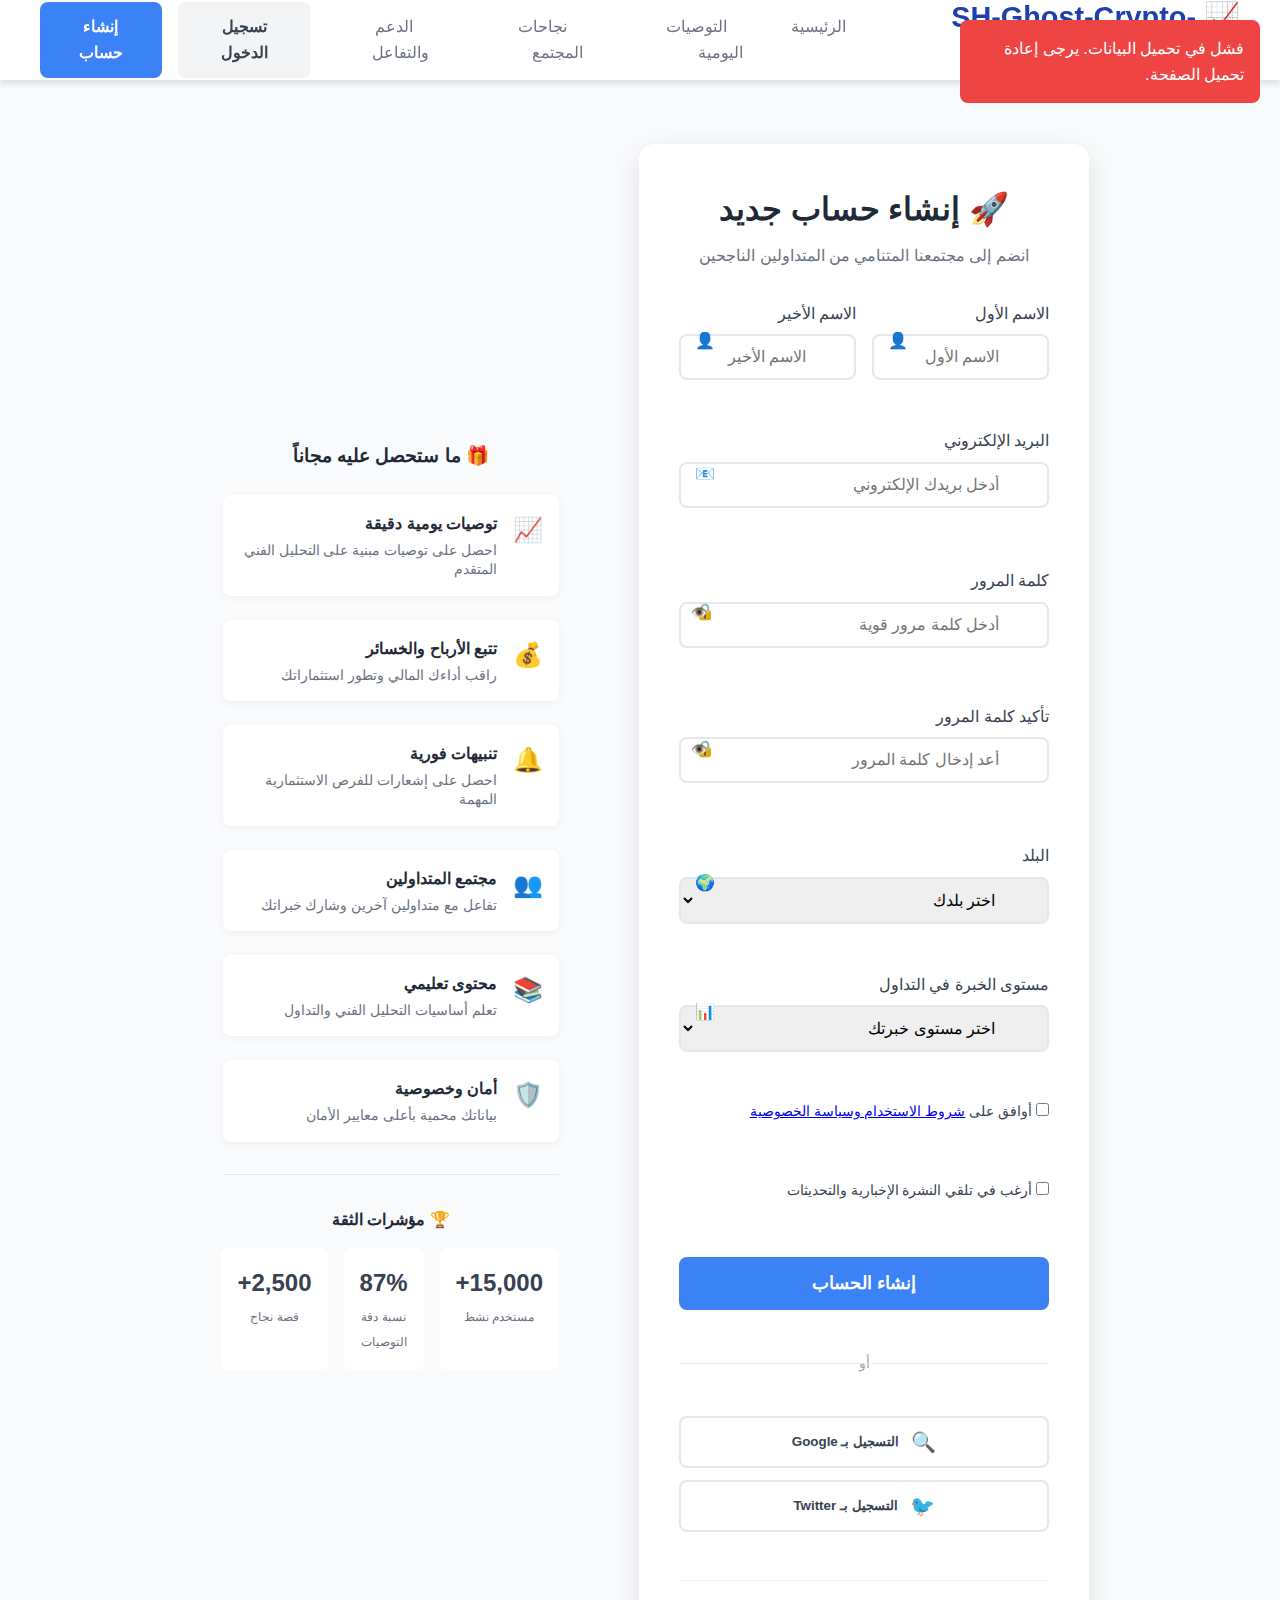
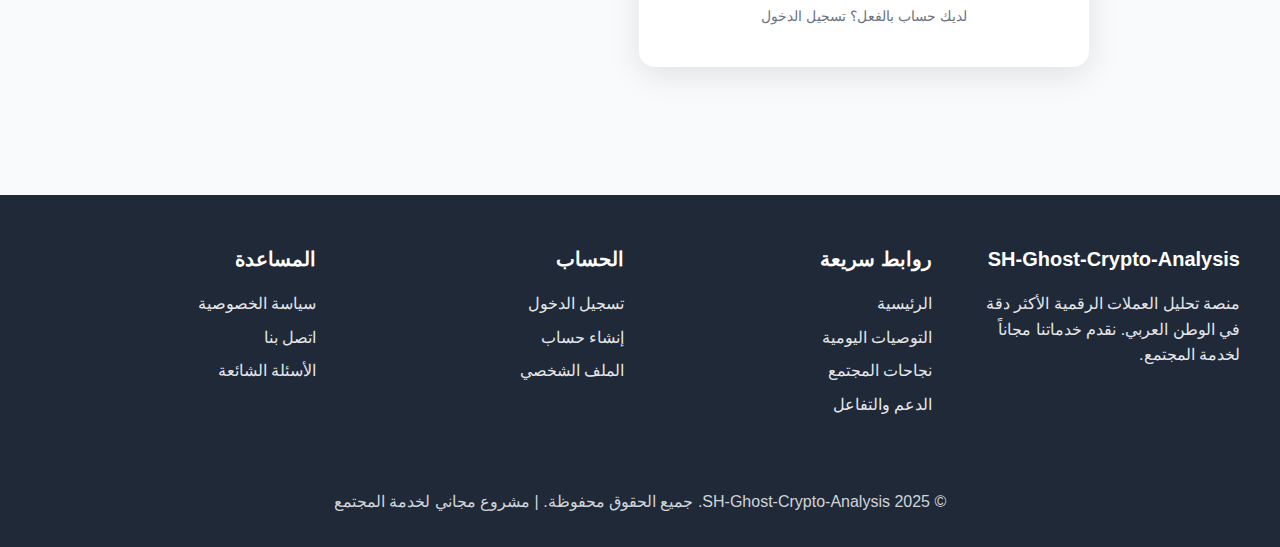
<file: register.html>
<!DOCTYPE html>
<html lang="ar" dir="rtl">
<head>
    <meta charset="UTF-8">
    <meta name="viewport" content="width=device-width, initial-scale=1.0">
    <title>إنشاء حساب جديد - SH-Ghost-Crypto-Analysis</title>
    <meta name="description" content="أنشئ حسابك المجاني في SH-Ghost-Crypto-Analysis واحصل على ميزات إضافية وتوصيات مخصصة">
    <link rel="stylesheet" href="style.css">
    <link rel="icon" type="image/x-icon" href="data:image/svg+xml,<svg xmlns='http://www.w3.org/2000/svg' viewBox='0 0 100 100'><text y='.9em' font-size='90'>📈</text></svg>">
</head>
<body>
    <!-- الهيدر وشريط التنقل -->
    <header>
        <nav>
            <div class="logo">
                <a href="index.html">📈 SH-Ghost-Crypto-Analysis</a>
            </div>
            <ul>
                <li><a href="index.html">الرئيسية</a></li>
                <li><a href="recommendations.html">التوصيات اليومية</a></li>
                <li><a href="community-success.html">نجاحات المجتمع</a></li>
                <li><a href="support.html">الدعم والتفاعل</a></li>
            </ul>
            <div class="auth-buttons">
                <a href="login.html" class="btn btn-secondary">تسجيل الدخول</a>
                <a href="register.html" class="btn btn-primary active">إنشاء حساب</a>
            </div>
        </nav>
    </header>

    <main>
        <div class="auth-container">
            <div class="auth-card">
                <div class="auth-header">
                    <h1>🚀 إنشاء حساب جديد</h1>
                    <p>انضم إلى مجتمعنا المتنامي من المتداولين الناجحين</p>
                </div>

                <form id="register-form" class="auth-form">
                    <div class="form-row">
                        <div class="form-group">
                            <label for="first-name">الاسم الأول</label>
                            <input type="text" id="first-name" name="firstName" required placeholder="الاسم الأول">
                            <div class="input-icon">👤</div>
                        </div>
                        <div class="form-group">
                            <label for="last-name">الاسم الأخير</label>
                            <input type="text" id="last-name" name="lastName" required placeholder="الاسم الأخير">
                            <div class="input-icon">👤</div>
                        </div>
                    </div>

                    <div class="form-group">
                        <label for="email">البريد الإلكتروني</label>
                        <input type="email" id="email" name="email" required placeholder="أدخل بريدك الإلكتروني">
                        <div class="input-icon">📧</div>
                        <div class="input-validation" id="email-validation"></div>
                    </div>

                    <div class="form-group">
                        <label for="password">كلمة المرور</label>
                        <input type="password" id="password" name="password" required placeholder="أدخل كلمة مرور قوية">
                        <div class="input-icon">🔒</div>
                        <button type="button" class="password-toggle" onclick="togglePassword('password')">👁️</button>
                        <div class="password-strength" id="password-strength"></div>
                    </div>

                    <div class="form-group">
                        <label for="confirm-password">تأكيد كلمة المرور</label>
                        <input type="password" id="confirm-password" name="confirmPassword" required placeholder="أعد إدخال كلمة المرور">
                        <div class="input-icon">🔒</div>
                        <button type="button" class="password-toggle" onclick="togglePassword('confirm-password')">👁️</button>
                        <div class="input-validation" id="password-match"></div>
                    </div>

                    <div class="form-group">
                        <label for="country">البلد</label>
                        <select id="country" name="country" required>
                            <option value="">اختر بلدك</option>
                            <option value="SA">السعودية</option>
                            <option value="AE">الإمارات</option>
                            <option value="EG">مصر</option>
                            <option value="JO">الأردن</option>
                            <option value="LB">لبنان</option>
                            <option value="SY">سوريا</option>
                            <option value="IQ">العراق</option>
                            <option value="KW">الكويت</option>
                            <option value="QA">قطر</option>
                            <option value="BH">البحرين</option>
                            <option value="OM">عمان</option>
                            <option value="YE">اليمن</option>
                            <option value="MA">المغرب</option>
                            <option value="TN">تونس</option>
                            <option value="DZ">الجزائر</option>
                            <option value="LY">ليبيا</option>
                            <option value="SD">السودان</option>
                            <option value="other">أخرى</option>
                        </select>
                        <div class="input-icon">🌍</div>
                    </div>

                    <div class="form-group">
                        <label for="experience">مستوى الخبرة في التداول</label>
                        <select id="experience" name="experience" required>
                            <option value="">اختر مستوى خبرتك</option>
                            <option value="beginner">مبتدئ (أقل من 6 أشهر)</option>
                            <option value="intermediate">متوسط (6 أشهر - سنتين)</option>
                            <option value="advanced">متقدم (أكثر من سنتين)</option>
                            <option value="expert">خبير (أكثر من 5 سنوات)</option>
                        </select>
                        <div class="input-icon">📊</div>
                    </div>

                    <div class="form-group checkbox-group">
                        <label class="checkbox-container">
                            <input type="checkbox" id="terms" name="terms" required>
                            <span class="checkmark"></span>
                            أوافق على <a href="privacy.html" target="_blank">شروط الاستخدام وسياسة الخصوصية</a>
                        </label>
                    </div>

                    <div class="form-group checkbox-group">
                        <label class="checkbox-container">
                            <input type="checkbox" id="newsletter" name="newsletter">
                            <span class="checkmark"></span>
                            أرغب في تلقي النشرة الإخبارية والتحديثات
                        </label>
                    </div>

                    <button type="submit" class="btn btn-primary auth-btn">
                        <span class="btn-text">إنشاء الحساب</span>
                        <span class="btn-loading" style="display: none;">جاري الإنشاء...</span>
                    </button>

                    <div class="auth-divider">
                        <span>أو</span>
                    </div>

                    <div class="social-login">
                        <button type="button" class="btn btn-secondary social-btn" onclick="registerWithGoogle()">
                            <span class="social-icon">🔍</span>
                            التسجيل بـ Google
                        </button>
                        <button type="button" class="btn btn-secondary social-btn" onclick="registerWithTwitter()">
                            <span class="social-icon">🐦</span>
                            التسجيل بـ Twitter
                        </button>
                    </div>

                    <div class="auth-footer">
                        <p>لديك حساب بالفعل؟ <a href="login.html">تسجيل الدخول</a></p>
                    </div>
                </form>
            </div>

            <!-- معلومات المميزات -->
            <div class="auth-info">
                <h3>🎁 ما ستحصل عليه مجاناً</h3>
                <ul class="features-list">
                    <li>
                        <span class="feature-icon">📈</span>
                        <div class="feature-content">
                            <h4>توصيات يومية دقيقة</h4>
                            <p>احصل على توصيات مبنية على التحليل الفني المتقدم</p>
                        </div>
                    </li>
                    <li>
                        <span class="feature-icon">💰</span>
                        <div class="feature-content">
                            <h4>تتبع الأرباح والخسائر</h4>
                            <p>راقب أداءك المالي وتطور استثماراتك</p>
                        </div>
                    </li>
                    <li>
                        <span class="feature-icon">🔔</span>
                        <div class="feature-content">
                            <h4>تنبيهات فورية</h4>
                            <p>احصل على إشعارات للفرص الاستثمارية المهمة</p>
                        </div>
                    </li>
                    <li>
                        <span class="feature-icon">👥</span>
                        <div class="feature-content">
                            <h4>مجتمع المتداولين</h4>
                            <p>تفاعل مع متداولين آخرين وشارك خبراتك</p>
                        </div>
                    </li>
                    <li>
                        <span class="feature-icon">📚</span>
                        <div class="feature-content">
                            <h4>محتوى تعليمي</h4>
                            <p>تعلم أساسيات التحليل الفني والتداول</p>
                        </div>
                    </li>
                    <li>
                        <span class="feature-icon">🛡️</span>
                        <div class="feature-content">
                            <h4>أمان وخصوصية</h4>
                            <p>بياناتك محمية بأعلى معايير الأمان</p>
                        </div>
                    </li>
                </ul>

                <div class="trust-indicators">
                    <h4>🏆 مؤشرات الثقة</h4>
                    <div class="trust-stats">
                        <div class="trust-stat">
                            <span class="trust-number">15,000+</span>
                            <span class="trust-label">مستخدم نشط</span>
                        </div>
                        <div class="trust-stat">
                            <span class="trust-number">87%</span>
                            <span class="trust-label">نسبة دقة التوصيات</span>
                        </div>
                        <div class="trust-stat">
                            <span class="trust-number">2,500+</span>
                            <span class="trust-label">قصة نجاح</span>
                        </div>
                    </div>
                </div>
            </div>
        </div>
    </main>

    <!-- الفوتر -->
    <footer>
        <div class="footer-content">
            <div class="footer-section">
                <h3>SH-Ghost-Crypto-Analysis</h3>
                <p>منصة تحليل العملات الرقمية الأكثر دقة في الوطن العربي. نقدم خدماتنا مجاناً لخدمة المجتمع.</p>
            </div>
            <div class="footer-section">
                <h3>روابط سريعة</h3>
                <ul>
                    <li><a href="index.html">الرئيسية</a></li>
                    <li><a href="recommendations.html">التوصيات اليومية</a></li>
                    <li><a href="community-success.html">نجاحات المجتمع</a></li>
                    <li><a href="support.html">الدعم والتفاعل</a></li>
                </ul>
            </div>
            <div class="footer-section">
                <h3>الحساب</h3>
                <ul>
                    <li><a href="login.html">تسجيل الدخول</a></li>
                    <li><a href="register.html">إنشاء حساب</a></li>
                    <li><a href="profile.html">الملف الشخصي</a></li>
                </ul>
            </div>
            <div class="footer-section">
                <h3>المساعدة</h3>
                <ul>
                    <li><a href="privacy.html">سياسة الخصوصية</a></li>
                    <li><a href="contact.html">اتصل بنا</a></li>
                    <li><a href="support.html">الأسئلة الشائعة</a></li>
                </ul>
            </div>
        </div>
        <div class="footer-bottom">
            <p>&copy; 2025 SH-Ghost-Crypto-Analysis. جميع الحقوق محفوظة. | مشروع مجاني لخدمة المجتمع</p>
        </div>
    </footer>

    <!-- تحميل JavaScript -->
    <script src="app.js"></script>
    <script src="auth.js"></script>
</body>
</html>
</file>
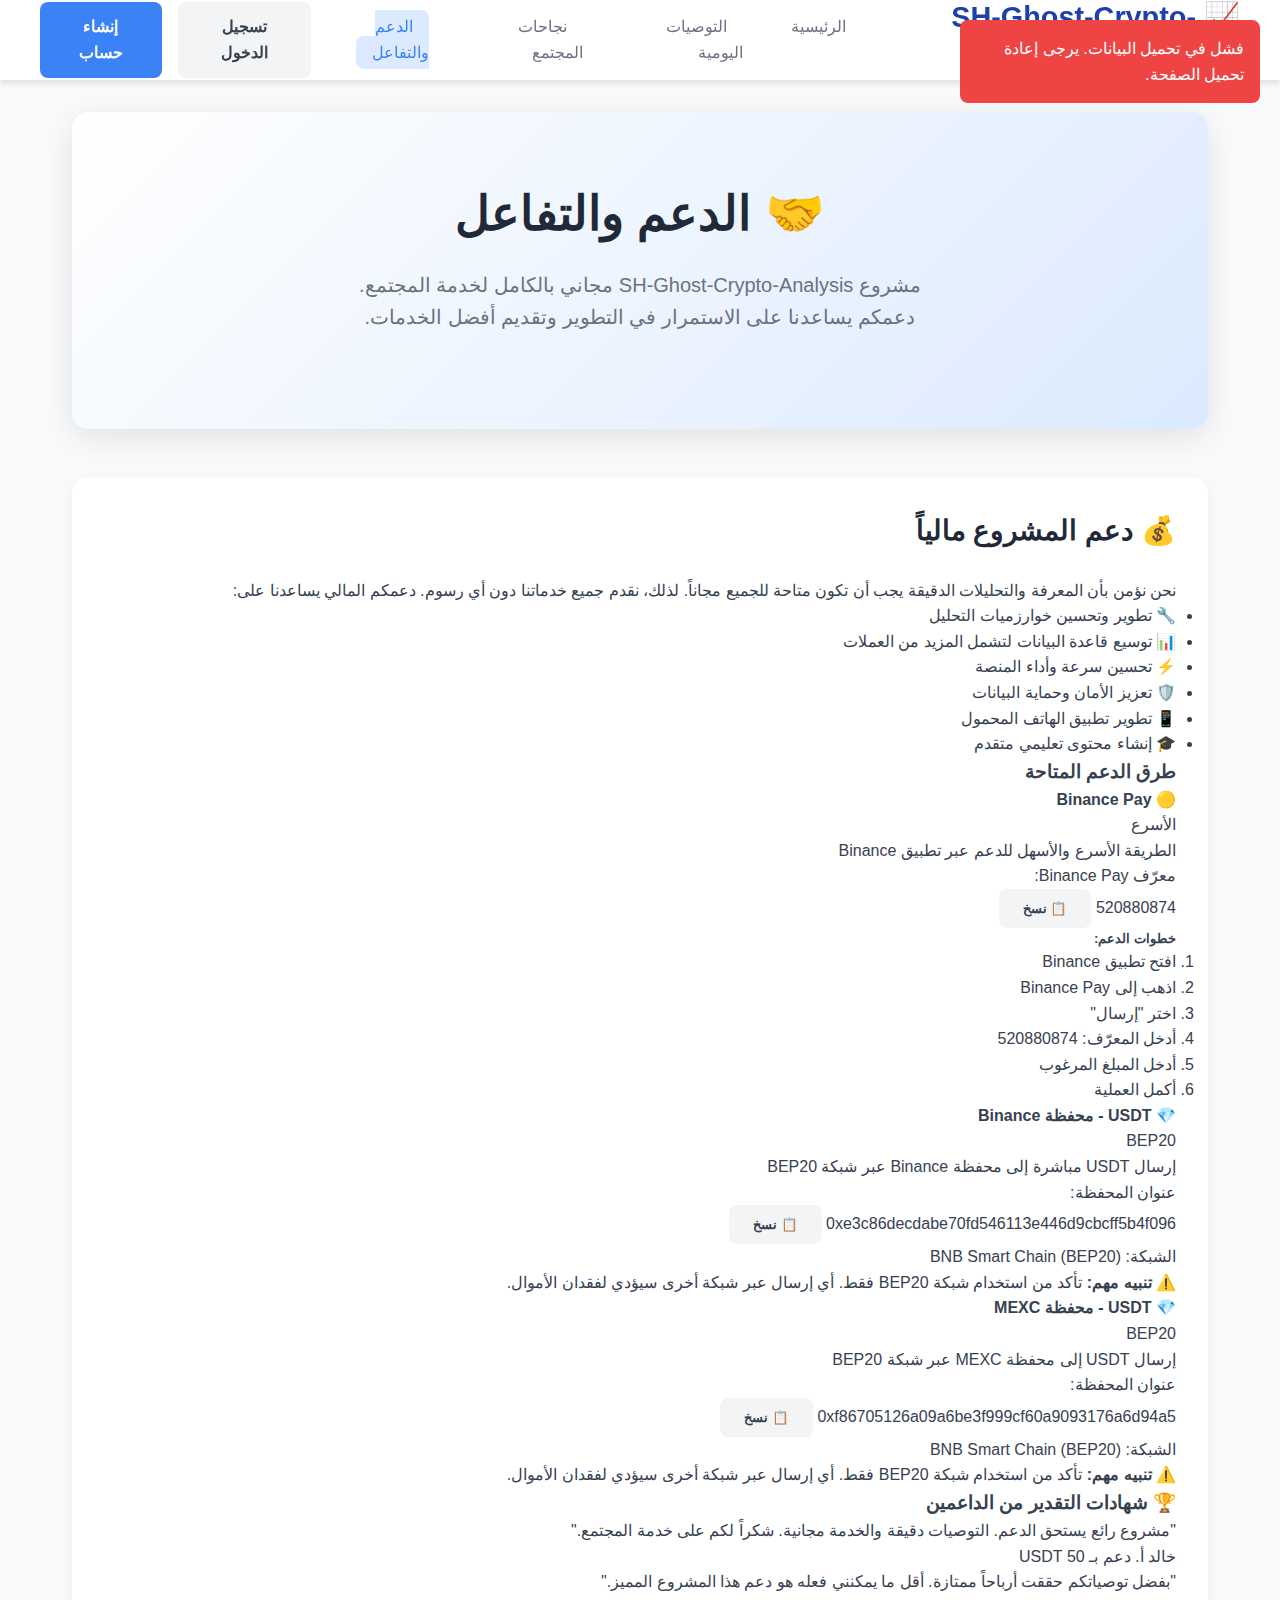
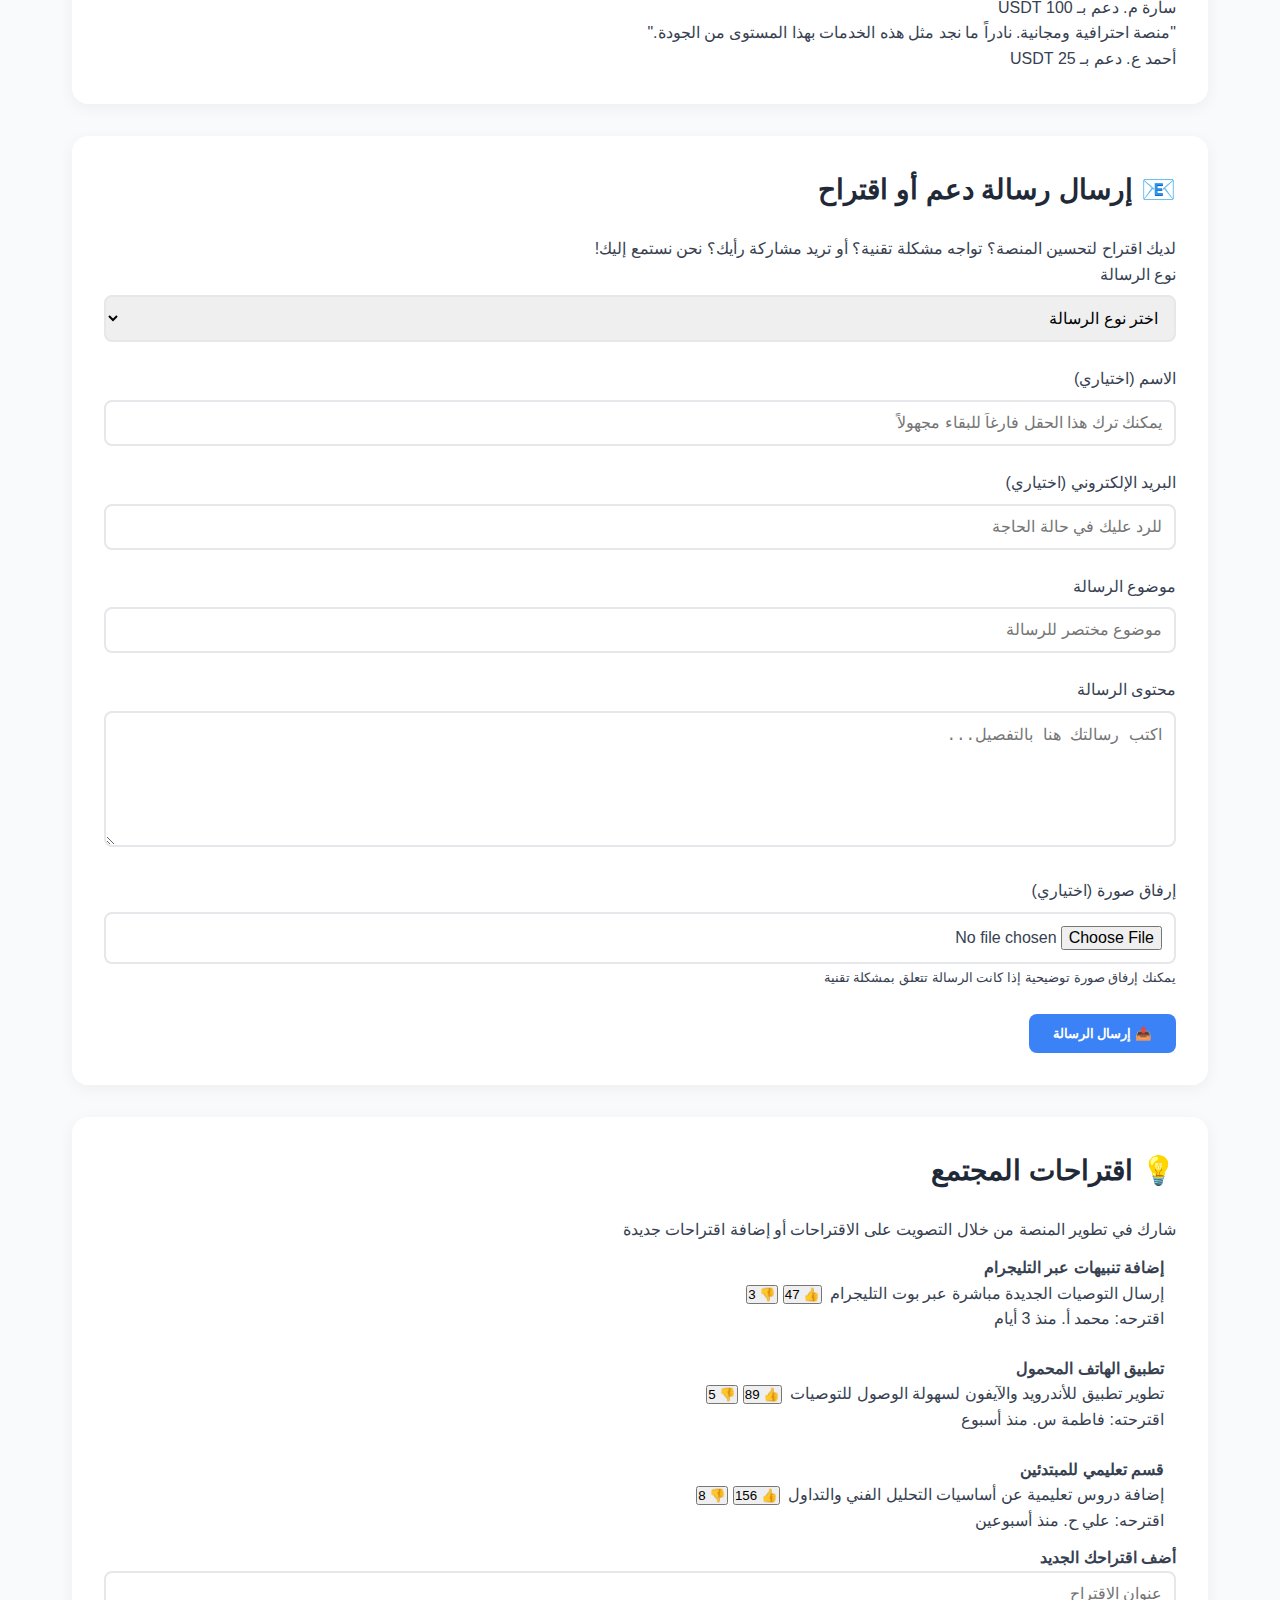
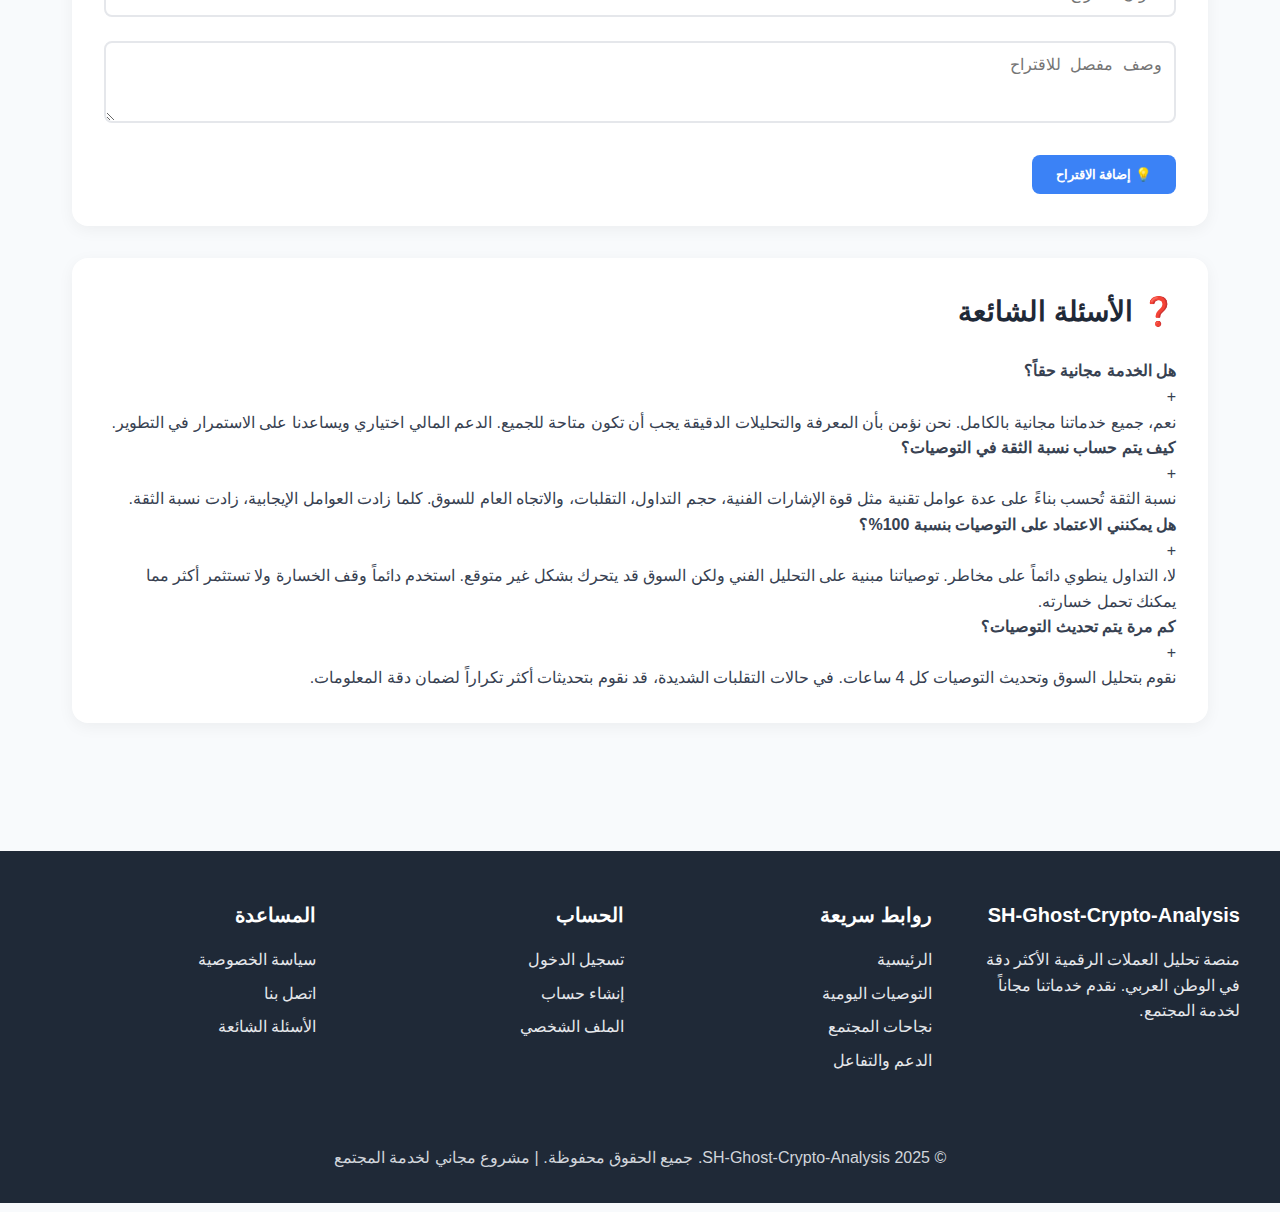
<file: support.html>
<!DOCTYPE html>
<html lang="ar" dir="rtl">
<head>
    <meta charset="UTF-8">
    <meta name="viewport" content="width=device-width, initial-scale=1.0">
    <title>الدعم والتفاعل - SH-Ghost-Crypto-Analysis</title>
    <meta name="description" content="ادعم مشروع SH-Ghost-Crypto-Analysis واساهم في استمرار تقديم الخدمات المجانية للمجتمع">
    <link rel="stylesheet" href="style.css">
    <link rel="icon" type="image/x-icon" href="data:image/svg+xml,<svg xmlns='http://www.w3.org/2000/svg' viewBox='0 0 100 100'><text y='.9em' font-size='90'>📈</text></svg>">
</head>
<body>
    <!-- الهيدر وشريط التنقل -->
    <header>
        <nav>
            <div class="logo">
                <a href="index.html">📈 SH-Ghost-Crypto-Analysis</a>
            </div>
            <ul>
                <li><a href="index.html">الرئيسية</a></li>
                <li><a href="recommendations.html">التوصيات اليومية</a></li>
                <li><a href="community-success.html">نجاحات المجتمع</a></li>
                <li><a href="support.html" class="active">الدعم والتفاعل</a></li>
            </ul>
            <div class="auth-buttons">
                <a href="login.html" class="btn btn-secondary">تسجيل الدخول</a>
                <a href="register.html" class="btn btn-primary">إنشاء حساب</a>
            </div>
        </nav>
    </header>

    <main>
        <!-- قسم العنوان الرئيسي -->
        <section class="hero">
            <h1>🤝 الدعم والتفاعل</h1>
            <p>مشروع SH-Ghost-Crypto-Analysis مجاني بالكامل لخدمة المجتمع. دعمكم يساعدنا على الاستمرار في التطوير وتقديم أفضل الخدمات.</p>
        </section>

        <!-- قسم الدعم المالي -->
        <section class="section">
            <h2>💰 دعم المشروع مالياً</h2>
            <div class="support-intro">
                <p>نحن نؤمن بأن المعرفة والتحليلات الدقيقة يجب أن تكون متاحة للجميع مجاناً. لذلك، نقدم جميع خدماتنا دون أي رسوم. دعمكم المالي يساعدنا على:</p>
                <ul class="support-benefits">
                    <li>🔧 تطوير وتحسين خوارزميات التحليل</li>
                    <li>📊 توسيع قاعدة البيانات لتشمل المزيد من العملات</li>
                    <li>⚡ تحسين سرعة وأداء المنصة</li>
                    <li>🛡️ تعزيز الأمان وحماية البيانات</li>
                    <li>📱 تطوير تطبيق الهاتف المحمول</li>
                    <li>🎓 إنشاء محتوى تعليمي متقدم</li>
                </ul>
            </div>

            <div class="support-methods">
                <h3>طرق الدعم المتاحة</h3>
                
                <!-- دعم عبر Binance Pay -->
                <div class="support-method">
                    <div class="method-header">
                        <h4>🟡 Binance Pay</h4>
                        <span class="method-badge recommended">الأسرع</span>
                    </div>
                    <div class="method-content">
                        <p>الطريقة الأسرع والأسهل للدعم عبر تطبيق Binance</p>
                        <div class="support-info">
                            <div class="info-item">
                                <span class="label">معرّف Binance Pay:</span>
                                <div class="copy-container">
                                    <span class="value" id="binance-id">520880874</span>
                                    <button class="btn btn-secondary copy-btn" onclick="copyToClipboard('binance-id')">📋 نسخ</button>
                                </div>
                            </div>
                        </div>
                        <div class="method-steps">
                            <h5>خطوات الدعم:</h5>
                            <ol>
                                <li>افتح تطبيق Binance</li>
                                <li>اذهب إلى Binance Pay</li>
                                <li>اختر "إرسال"</li>
                                <li>أدخل المعرّف: 520880874</li>
                                <li>أدخل المبلغ المرغوب</li>
                                <li>أكمل العملية</li>
                            </ol>
                        </div>
                    </div>
                </div>

                <!-- دعم عبر USDT (Binance) -->
                <div class="support-method">
                    <div class="method-header">
                        <h4>💎 USDT - محفظة Binance</h4>
                        <span class="method-badge">BEP20</span>
                    </div>
                    <div class="method-content">
                        <p>إرسال USDT مباشرة إلى محفظة Binance عبر شبكة BEP20</p>
                        <div class="support-info">
                            <div class="info-item">
                                <span class="label">عنوان المحفظة:</span>
                                <div class="copy-container">
                                    <span class="value wallet-address" id="binance-wallet">0xe3c86decdabe70fd546113e446d9cbcff5b4f096</span>
                                    <button class="btn btn-secondary copy-btn" onclick="copyToClipboard('binance-wallet')">📋 نسخ</button>
                                </div>
                            </div>
                            <div class="info-item">
                                <span class="label">الشبكة:</span>
                                <span class="value network">BNB Smart Chain (BEP20)</span>
                            </div>
                        </div>
                        <div class="method-warning">
                            <p><strong>⚠️ تنبيه مهم:</strong> تأكد من استخدام شبكة BEP20 فقط. أي إرسال عبر شبكة أخرى سيؤدي لفقدان الأموال.</p>
                        </div>
                    </div>
                </div>

                <!-- دعم عبر USDT (MEXC) -->
                <div class="support-method">
                    <div class="method-header">
                        <h4>💎 USDT - محفظة MEXC</h4>
                        <span class="method-badge">BEP20</span>
                    </div>
                    <div class="method-content">
                        <p>إرسال USDT إلى محفظة MEXC عبر شبكة BEP20</p>
                        <div class="support-info">
                            <div class="info-item">
                                <span class="label">عنوان المحفظة:</span>
                                <div class="copy-container">
                                    <span class="value wallet-address" id="mexc-wallet">0xf86705126a09a6be3f999cf60a9093176a6d94a5</span>
                                    <button class="btn btn-secondary copy-btn" onclick="copyToClipboard('mexc-wallet')">📋 نسخ</button>
                                </div>
                            </div>
                            <div class="info-item">
                                <span class="label">الشبكة:</span>
                                <span class="value network">BNB Smart Chain (BEP20)</span>
                            </div>
                        </div>
                        <div class="method-warning">
                            <p><strong>⚠️ تنبيه مهم:</strong> تأكد من استخدام شبكة BEP20 فقط. أي إرسال عبر شبكة أخرى سيؤدي لفقدان الأموال.</p>
                        </div>
                    </div>
                </div>
            </div>

            <!-- شهادات التقدير -->
            <div class="appreciation-section">
                <h3>🏆 شهادات التقدير من الداعمين</h3>
                <div class="testimonials">
                    <div class="testimonial">
                        <div class="testimonial-content">
                            <p>"مشروع رائع يستحق الدعم. التوصيات دقيقة والخدمة مجانية. شكراً لكم على خدمة المجتمع."</p>
                        </div>
                        <div class="testimonial-author">
                            <span class="name">خالد أ.</span>
                            <span class="support">دعم بـ 50 USDT</span>
                        </div>
                    </div>
                    <div class="testimonial">
                        <div class="testimonial-content">
                            <p>"بفضل توصياتكم حققت أرباحاً ممتازة. أقل ما يمكنني فعله هو دعم هذا المشروع المميز."</p>
                        </div>
                        <div class="testimonial-author">
                            <span class="name">سارة م.</span>
                            <span class="support">دعم بـ 100 USDT</span>
                        </div>
                    </div>
                    <div class="testimonial">
                        <div class="testimonial-content">
                            <p>"منصة احترافية ومجانية. نادراً ما نجد مثل هذه الخدمات بهذا المستوى من الجودة."</p>
                        </div>
                        <div class="testimonial-author">
                            <span class="name">أحمد ع.</span>
                            <span class="support">دعم بـ 25 USDT</span>
                        </div>
                    </div>
                </div>
            </div>
        </section>

        <!-- قسم إرسال رسائل الدعم -->
        <section class="section">
            <h2>📧 إرسال رسالة دعم أو اقتراح</h2>
            <div class="contact-form-container">
                <p>لديك اقتراح لتحسين المنصة؟ تواجه مشكلة تقنية؟ أو تريد مشاركة رأيك؟ نحن نستمع إليك!</p>
                
                <form id="support-form" class="support-form">
                    <div class="form-group">
                        <label for="message-type">نوع الرسالة</label>
                        <select id="message-type" required>
                            <option value="">اختر نوع الرسالة</option>
                            <option value="suggestion">اقتراح تحسين</option>
                            <option value="bug">بلاغ عن مشكلة تقنية</option>
                            <option value="feedback">رأي أو ملاحظة</option>
                            <option value="feature">طلب ميزة جديدة</option>
                            <option value="appreciation">رسالة شكر وتقدير</option>
                            <option value="other">أخرى</option>
                        </select>
                    </div>
                    
                    <div class="form-group">
                        <label for="sender-name">الاسم (اختياري)</label>
                        <input type="text" id="sender-name" placeholder="يمكنك ترك هذا الحقل فارغاً للبقاء مجهولاً">
                    </div>
                    
                    <div class="form-group">
                        <label for="sender-email">البريد الإلكتروني (اختياري)</label>
                        <input type="email" id="sender-email" placeholder="للرد عليك في حالة الحاجة">
                    </div>
                    
                    <div class="form-group">
                        <label for="message-subject">موضوع الرسالة</label>
                        <input type="text" id="message-subject" placeholder="موضوع مختصر للرسالة" required>
                    </div>
                    
                    <div class="form-group">
                        <label for="message-content">محتوى الرسالة</label>
                        <textarea id="message-content" rows="6" placeholder="اكتب رسالتك هنا بالتفصيل..." required></textarea>
                    </div>
                    
                    <div class="form-group">
                        <label for="message-attachment">إرفاق صورة (اختياري)</label>
                        <input type="file" id="message-attachment" accept="image/*">
                        <small>يمكنك إرفاق صورة توضيحية إذا كانت الرسالة تتعلق بمشكلة تقنية</small>
                    </div>
                    
                    <button type="submit" class="btn btn-primary">📤 إرسال الرسالة</button>
                </form>
            </div>
        </section>

        <!-- قسم الاقتراحات -->
        <section class="section">
            <h2>💡 اقتراحات المجتمع</h2>
            <div class="suggestions-container">
                <p>شارك في تطوير المنصة من خلال التصويت على الاقتراحات أو إضافة اقتراحات جديدة</p>
                
                <div class="suggestions-list">
                    <div class="suggestion-item">
                        <div class="suggestion-content">
                            <h4>إضافة تنبيهات عبر التليجرام</h4>
                            <p>إرسال التوصيات الجديدة مباشرة عبر بوت التليجرام</p>
                            <div class="suggestion-meta">
                                <span class="author">اقترحه: محمد أ.</span>
                                <span class="date">منذ 3 أيام</span>
                            </div>
                        </div>
                        <div class="suggestion-votes">
                            <button class="vote-btn upvote" onclick="voteSuggestion(1, 'up')">
                                👍 <span>47</span>
                            </button>
                            <button class="vote-btn downvote" onclick="voteSuggestion(1, 'down')">
                                👎 <span>3</span>
                            </button>
                        </div>
                    </div>
                    
                    <div class="suggestion-item">
                        <div class="suggestion-content">
                            <h4>تطبيق الهاتف المحمول</h4>
                            <p>تطوير تطبيق للأندرويد والآيفون لسهولة الوصول للتوصيات</p>
                            <div class="suggestion-meta">
                                <span class="author">اقترحته: فاطمة س.</span>
                                <span class="date">منذ أسبوع</span>
                            </div>
                        </div>
                        <div class="suggestion-votes">
                            <button class="vote-btn upvote" onclick="voteSuggestion(2, 'up')">
                                👍 <span>89</span>
                            </button>
                            <button class="vote-btn downvote" onclick="voteSuggestion(2, 'down')">
                                👎 <span>5</span>
                            </button>
                        </div>
                    </div>
                    
                    <div class="suggestion-item">
                        <div class="suggestion-content">
                            <h4>قسم تعليمي للمبتدئين</h4>
                            <p>إضافة دروس تعليمية عن أساسيات التحليل الفني والتداول</p>
                            <div class="suggestion-meta">
                                <span class="author">اقترحه: علي ح.</span>
                                <span class="date">منذ أسبوعين</span>
                            </div>
                        </div>
                        <div class="suggestion-votes">
                            <button class="vote-btn upvote" onclick="voteSuggestion(3, 'up')">
                                👍 <span>156</span>
                            </button>
                            <button class="vote-btn downvote" onclick="voteSuggestion(3, 'down')">
                                👎 <span>8</span>
                            </button>
                        </div>
                    </div>
                </div>
                
                <div class="add-suggestion">
                    <h4>أضف اقتراحك الجديد</h4>
                    <form id="suggestion-form">
                        <div class="form-group">
                            <input type="text" id="suggestion-title" placeholder="عنوان الاقتراح" required>
                        </div>
                        <div class="form-group">
                            <textarea id="suggestion-description" rows="3" placeholder="وصف مفصل للاقتراح" required></textarea>
                        </div>
                        <button type="submit" class="btn btn-primary">💡 إضافة الاقتراح</button>
                    </form>
                </div>
            </div>
        </section>

        <!-- قسم الأسئلة الشائعة -->
        <section class="section">
            <h2>❓ الأسئلة الشائعة</h2>
            <div class="faq-container">
                <div class="faq-item">
                    <div class="faq-question" onclick="toggleFAQ(1)">
                        <h4>هل الخدمة مجانية حقاً؟</h4>
                        <span class="faq-toggle">+</span>
                    </div>
                    <div class="faq-answer" id="faq-1">
                        <p>نعم، جميع خدماتنا مجانية بالكامل. نحن نؤمن بأن المعرفة والتحليلات الدقيقة يجب أن تكون متاحة للجميع. الدعم المالي اختياري ويساعدنا على الاستمرار في التطوير.</p>
                    </div>
                </div>
                
                <div class="faq-item">
                    <div class="faq-question" onclick="toggleFAQ(2)">
                        <h4>كيف يتم حساب نسبة الثقة في التوصيات؟</h4>
                        <span class="faq-toggle">+</span>
                    </div>
                    <div class="faq-answer" id="faq-2">
                        <p>نسبة الثقة تُحسب بناءً على عدة عوامل تقنية مثل قوة الإشارات الفنية، حجم التداول، التقلبات، والاتجاه العام للسوق. كلما زادت العوامل الإيجابية، زادت نسبة الثقة.</p>
                    </div>
                </div>
                
                <div class="faq-item">
                    <div class="faq-question" onclick="toggleFAQ(3)">
                        <h4>هل يمكنني الاعتماد على التوصيات بنسبة 100%؟</h4>
                        <span class="faq-toggle">+</span>
                    </div>
                    <div class="faq-answer" id="faq-3">
                        <p>لا، التداول ينطوي دائماً على مخاطر. توصياتنا مبنية على التحليل الفني ولكن السوق قد يتحرك بشكل غير متوقع. استخدم دائماً وقف الخسارة ولا تستثمر أكثر مما يمكنك تحمل خسارته.</p>
                    </div>
                </div>
                
                <div class="faq-item">
                    <div class="faq-question" onclick="toggleFAQ(4)">
                        <h4>كم مرة يتم تحديث التوصيات؟</h4>
                        <span class="faq-toggle">+</span>
                    </div>
                    <div class="faq-answer" id="faq-4">
                        <p>نقوم بتحليل السوق وتحديث التوصيات كل 4 ساعات. في حالات التقلبات الشديدة، قد نقوم بتحديثات أكثر تكراراً لضمان دقة المعلومات.</p>
                    </div>
                </div>
            </div>
        </section>
    </main>

    <!-- الفوتر -->
    <footer>
        <div class="footer-content">
            <div class="footer-section">
                <h3>SH-Ghost-Crypto-Analysis</h3>
                <p>منصة تحليل العملات الرقمية الأكثر دقة في الوطن العربي. نقدم خدماتنا مجاناً لخدمة المجتمع.</p>
            </div>
            <div class="footer-section">
                <h3>روابط سريعة</h3>
                <ul>
                    <li><a href="index.html">الرئيسية</a></li>
                    <li><a href="recommendations.html">التوصيات اليومية</a></li>
                    <li><a href="community-success.html">نجاحات المجتمع</a></li>
                    <li><a href="support.html">الدعم والتفاعل</a></li>
                </ul>
            </div>
            <div class="footer-section">
                <h3>الحساب</h3>
                <ul>
                    <li><a href="login.html">تسجيل الدخول</a></li>
                    <li><a href="register.html">إنشاء حساب</a></li>
                    <li><a href="profile.html">الملف الشخصي</a></li>
                </ul>
            </div>
            <div class="footer-section">
                <h3>المساعدة</h3>
                <ul>
                    <li><a href="privacy.html">سياسة الخصوصية</a></li>
                    <li><a href="contact.html">اتصل بنا</a></li>
                    <li><a href="support.html">الأسئلة الشائعة</a></li>
                </ul>
            </div>
        </div>
        <div class="footer-bottom">
            <p>&copy; 2025 SH-Ghost-Crypto-Analysis. جميع الحقوق محفوظة. | مشروع مجاني لخدمة المجتمع</p>
        </div>
    </footer>

    <!-- تحميل JavaScript -->
    <script src="app.js"></script>
    <script src="support.js"></script>
</body>
</html>
</file>
<file: style.css>
/* ===== متغيرات الألوان ===== */
:root {
    /* الدرجات الزرقاء */
    --blue-900: #1e40af;
    --blue-500: #3b82f6;
    --blue-400: #60a5fa;
    --blue-300: #93c5fd;
    --blue-100: #dbeafe;

    /* الدرجات الرمادية */
    --gray-900: #1f2937;
    --gray-800: #374151;
    --gray-600: #6b7280;
    --gray-500: #9ca3af;
    --gray-400: #d1d5db;
    --gray-300: #e5e7eb;
    --gray-200: #f3f4f6;
    --gray-100: #f8fafc;

    /* ألوان الحالة */
    --green-500: #10b981;
    --yellow-500: #f59e0b;
    --red-500: #ef4444;

    /* الألوان المحايدة */
    --white: #ffffff;
}

/* ===== إعدادات عامة ===== */
* {
    margin: 0;
    padding: 0;
    box-sizing: border-box;
}

body {
    font-family: 'Segoe UI', Tahoma, Geneva, Verdana, sans-serif;
    background-color: var(--gray-100);
    color: var(--gray-800);
    direction: rtl;
    line-height: 1.6;
}

/* ===== الهيدر وشريط التنقل ===== */
header {
    background-color: var(--white);
    box-shadow: 0 4px 6px rgba(0, 0, 0, 0.1);
    position: sticky;
    top: 0;
    z-index: 1000;
    padding: 0 2rem;
}

nav {
    display: flex;
    justify-content: space-between;
    align-items: center;
    height: 80px;
    max-width: 1200px;
    margin: 0 auto;
}

.logo a {
    font-size: 1.8rem;
    font-weight: bold;
    color: var(--blue-900);
    text-decoration: none;
    transition: color 0.3s ease;
}

.logo a:hover {
    color: var(--blue-500);
}

nav ul {
    list-style: none;
    display: flex;
    gap: 2rem;
}

nav ul li a {
    text-decoration: none;
    color: var(--gray-600);
    font-weight: 500;
    padding: 0.5rem 1rem;
    border-radius: 8px;
    transition: all 0.3s ease;
}

nav ul li a:hover,
nav ul li a.active {
    color: var(--blue-500);
    background-color: var(--blue-100);
}

.auth-buttons {
    display: flex;
    gap: 1rem;
}

/* ===== الأزرار ===== */
.btn {
    padding: 0.75rem 1.5rem;
    border-radius: 8px;
    text-decoration: none;
    font-weight: 600;
    transition: all 0.3s ease;
    border: none;
    cursor: pointer;
    display: inline-block;
    text-align: center;
}

.btn-primary {
    background-color: var(--blue-500);
    color: var(--white);
}

.btn-primary:hover {
    background-color: var(--blue-900);
    transform: translateY(-2px);
    box-shadow: 0 4px 12px rgba(59, 130, 246, 0.4);
}

.btn-secondary {
    background-color: var(--gray-200);
    color: var(--gray-800);
}

.btn-secondary:hover {
    background-color: var(--gray-300);
    transform: translateY(-2px);
}

.btn-success {
    background-color: var(--green-500);
    color: var(--white);
}

.btn-success:hover {
    background-color: #059669;
    transform: translateY(-2px);
}

.btn-warning {
    background-color: var(--yellow-500);
    color: var(--white);
}

.btn-danger {
    background-color: var(--red-500);
    color: var(--white);
}

/* ===== المحتوى الرئيسي ===== */
main {
    max-width: 1200px;
    margin: 0 auto;
    padding: 2rem;
}

/* ===== قسم البطل (Hero) ===== */
.hero {
    text-align: center;
    padding: 4rem 2rem;
    background: linear-gradient(135deg, var(--white) 0%, var(--blue-100) 100%);
    border-radius: 16px;
    margin-bottom: 3rem;
    box-shadow: 0 8px 32px rgba(0, 0, 0, 0.1);
}

.hero h1 {
    font-size: 3rem;
    color: var(--gray-900);
    margin-bottom: 1rem;
    font-weight: 700;
}

.hero p {
    font-size: 1.25rem;
    color: var(--gray-600);
    margin-bottom: 2rem;
    max-width: 600px;
    margin-left: auto;
    margin-right: auto;
}

.search-container {
    display: flex;
    justify-content: center;
    gap: 1rem;
    max-width: 500px;
    margin: 0 auto;
}

.search-container input {
    flex: 1;
    padding: 1rem;
    border: 2px solid var(--gray-300);
    border-radius: 12px;
    font-size: 1rem;
    transition: all 0.3s ease;
}

.search-container input:focus {
    outline: none;
    border-color: var(--blue-500);
    box-shadow: 0 0 0 3px rgba(59, 130, 246, 0.1);
}

/* ===== الأقسام ===== */
.section {
    background-color: var(--white);
    padding: 2rem;
    border-radius: 16px;
    margin-bottom: 2rem;
    box-shadow: 0 4px 16px rgba(0, 0, 0, 0.05);
}

.section h2 {
    margin-bottom: 1.5rem;
    color: var(--gray-900);
    font-size: 1.75rem;
    font-weight: 600;
}

/* ===== الجداول ===== */
.crypto-table {
    width: 100%;
    border-collapse: collapse;
    margin-top: 1rem;
}

.crypto-table th,
.crypto-table td {
    padding: 1rem;
    text-align: right;
    border-bottom: 1px solid var(--gray-200);
}

.crypto-table th {
    background-color: var(--gray-100);
    font-weight: 600;
    color: var(--gray-700);
}

.crypto-table tr:hover {
    background-color: var(--gray-50);
}

.coin-info {
    display: flex;
    align-items: center;
    gap: 0.75rem;
}

.coin-info img {
    width: 32px;
    height: 32px;
    border-radius: 50%;
}

.price-up {
    color: var(--green-500);
    font-weight: 600;
}

.price-down {
    color: var(--red-500);
    font-weight: 600;
}

/* ===== الشبكة ===== */
.grid-container {
    display: grid;
    grid-template-columns: repeat(auto-fit, minmax(350px, 1fr));
    gap: 2rem;
    margin-top: 2rem;
}

.grid-item {
    background-color: var(--white);
    padding: 2rem;
    border-radius: 16px;
    box-shadow: 0 4px 16px rgba(0, 0, 0, 0.05);
    transition: transform 0.3s ease, box-shadow 0.3s ease;
}

.grid-item:hover {
    transform: translateY(-4px);
    box-shadow: 0 8px 32px rgba(0, 0, 0, 0.1);
}

.grid-item h3 {
    margin-bottom: 1rem;
    color: var(--gray-900);
    font-size: 1.25rem;
    font-weight: 600;
}

.grid-item ul {
    list-style: none;
}

.grid-item ul li {
    padding: 0.75rem 0;
    border-bottom: 1px solid var(--gray-200);
    transition: background-color 0.3s ease;
}

.grid-item ul li:hover {
    background-color: var(--gray-50);
    padding-right: 1rem;
    border-radius: 8px;
}

.grid-item ul li a {
    text-decoration: none;
    color: var(--blue-500);
    font-weight: 500;
}

.grid-item ul li a:hover {
    color: var(--blue-900);
}

/* ===== النماذج ===== */
.form-container {
    max-width: 500px;
    margin: 0 auto;
    background-color: var(--white);
    padding: 2rem;
    border-radius: 16px;
    box-shadow: 0 8px 32px rgba(0, 0, 0, 0.1);
}

.form-group {
    margin-bottom: 1.5rem;
}

.form-group label {
    display: block;
    margin-bottom: 0.5rem;
    color: var(--gray-700);
    font-weight: 500;
}

.form-group input,
.form-group textarea,
.form-group select {
    width: 100%;
    padding: 0.75rem;
    border: 2px solid var(--gray-300);
    border-radius: 8px;
    font-size: 1rem;
    transition: all 0.3s ease;
}

.form-group input:focus,
.form-group textarea:focus,
.form-group select:focus {
    outline: none;
    border-color: var(--blue-500);
    box-shadow: 0 0 0 3px rgba(59, 130, 246, 0.1);
}

/* ===== البطاقات ===== */
.card {
    background-color: var(--white);
    border-radius: 12px;
    padding: 1.5rem;
    box-shadow: 0 4px 16px rgba(0, 0, 0, 0.05);
    transition: all 0.3s ease;
}

.card:hover {
    transform: translateY(-2px);
    box-shadow: 0 8px 32px rgba(0, 0, 0, 0.1);
}

.card-header {
    border-bottom: 1px solid var(--gray-200);
    padding-bottom: 1rem;
    margin-bottom: 1rem;
}

.card-title {
    font-size: 1.25rem;
    font-weight: 600;
    color: var(--gray-900);
}

/* ===== التوصيات ===== */
.recommendation-card {
    border: 2px solid var(--gray-200);
    border-radius: 12px;
    padding: 1.5rem;
    margin-bottom: 1.5rem;
    transition: all 0.3s ease;
}

.recommendation-card.bullish {
    border-color: var(--green-500);
    background: linear-gradient(135deg, var(--white) 0%, rgba(16, 185, 129, 0.05) 100%);
}

.recommendation-card.bearish {
    border-color: var(--red-500);
    background: linear-gradient(135deg, var(--white) 0%, rgba(239, 68, 68, 0.05) 100%);
}

.recommendation-header {
    display: flex;
    justify-content: space-between;
    align-items: center;
    margin-bottom: 1rem;
}

.confidence-badge {
    padding: 0.25rem 0.75rem;
    border-radius: 20px;
    font-size: 0.875rem;
    font-weight: 600;
    color: var(--white);
}

.confidence-high {
    background-color: var(--green-500);
}

.confidence-medium {
    background-color: var(--yellow-500);
}

.confidence-low {
    background-color: var(--red-500);
}

.targets-grid {
    display: grid;
    grid-template-columns: repeat(auto-fit, minmax(120px, 1fr));
    gap: 1rem;
    margin: 1rem 0;
}

.target-item {
    text-align: center;
    padding: 0.75rem;
    background-color: var(--gray-100);
    border-radius: 8px;
}

.target-label {
    font-size: 0.875rem;
    color: var(--gray-600);
    margin-bottom: 0.25rem;
}

.target-value {
    font-weight: 600;
    color: var(--gray-900);
}

/* ===== الإحصائيات ===== */
.stats-container {
    display: grid;
    grid-template-columns: repeat(auto-fit, minmax(200px, 1fr));
    gap: 1.5rem;
    margin: 2rem 0;
}

.stat-card {
    text-align: center;
    padding: 2rem;
    background: linear-gradient(135deg, var(--blue-500) 0%, var(--blue-900) 100%);
    color: var(--white);
    border-radius: 12px;
    box-shadow: 0 4px 16px rgba(59, 130, 246, 0.3);
}

.stat-number {
    font-size: 2.5rem;
    font-weight: 700;
    margin-bottom: 0.5rem;
}

.stat-label {
    font-size: 1rem;
    opacity: 0.9;
}

/* ===== الفوتر ===== */
footer {
    background-color: var(--gray-900);
    color: var(--gray-300);
    padding: 3rem 2rem 2rem;
    margin-top: 4rem;
}

.footer-content {
    max-width: 1200px;
    margin: 0 auto;
    display: grid;
    grid-template-columns: repeat(auto-fit, minmax(250px, 1fr));
    gap: 2rem;
}

.footer-section h3 {
    color: var(--white);
    margin-bottom: 1rem;
    font-size: 1.25rem;
}

.footer-section ul {
    list-style: none;
}

.footer-section ul li {
    margin-bottom: 0.5rem;
}

.footer-section ul li a {
    color: var(--gray-300);
    text-decoration: none;
    transition: color 0.3s ease;
}

.footer-section ul li a:hover {
    color: var(--white);
}

.footer-bottom {
    border-top: 1px solid var(--gray-700);
    margin-top: 2rem;
    padding-top: 2rem;
    text-align: center;
    color: var(--gray-400);
}

/* ===== التحميل ===== */
.loading {
    text-align: center;
    padding: 2rem;
    color: var(--gray-600);
}

.loading::after {
    content: '';
    display: inline-block;
    width: 20px;
    height: 20px;
    border: 3px solid var(--gray-300);
    border-radius: 50%;
    border-top-color: var(--blue-500);
    animation: spin 1s ease-in-out infinite;
    margin-right: 0.5rem;
}

@keyframes spin {
    to {
        transform: rotate(360deg);
    }
}

/* ===== الاستجابة للشاشات المختلفة ===== */
@media (max-width: 768px) {
    nav {
        flex-direction: column;
        height: auto;
        padding: 1rem 0;
    }

    nav ul {
        margin: 1rem 0;
        gap: 1rem;
    }

    .auth-buttons {
        margin-top: 1rem;
    }

    .hero h1 {
        font-size: 2rem;
    }

    .search-container {
        flex-direction: column;
    }

    main {
        padding: 1rem;
    }

    .grid-container {
        grid-template-columns: 1fr;
    }

    .crypto-table {
        font-size: 0.875rem;
    }

    .crypto-table th,
    .crypto-table td {
        padding: 0.5rem;
    }

    .targets-grid {
        grid-template-columns: repeat(2, 1fr);
    }

    .stats-container {
        grid-template-columns: repeat(2, 1fr);
    }

    .stat-number {
        font-size: 2rem;
    }
}

@media (max-width: 480px) {
    .hero {
        padding: 2rem 1rem;
    }

    .hero h1 {
        font-size: 1.75rem;
    }

    .section {
        padding: 1rem;
    }

    .form-container {
        padding: 1rem;
    }

    .stats-container {
        grid-template-columns: 1fr;
    }

    .targets-grid {
        grid-template-columns: 1fr;
    }
}

/* ===== تحسينات إضافية ===== */
.fade-in {
    animation: fadeIn 0.5s ease-in;
}

@keyframes fadeIn {
    from {
        opacity: 0;
        transform: translateY(20px);
    }
    to {
        opacity: 1;
        transform: translateY(0);
    }
}

.pulse {
    animation: pulse 2s infinite;
}

@keyframes pulse {
    0% {
        transform: scale(1);
    }
    50% {
        transform: scale(1.05);
    }
    100% {
        transform: scale(1);
    }
}

/* ===== تحسينات الأداء ===== */
img {
    max-width: 100%;
    height: auto;
}

.lazy-load {
    opacity: 0;
    transition: opacity 0.3s;
}

.lazy-load.loaded {
    opacity: 1;
}
</file>
